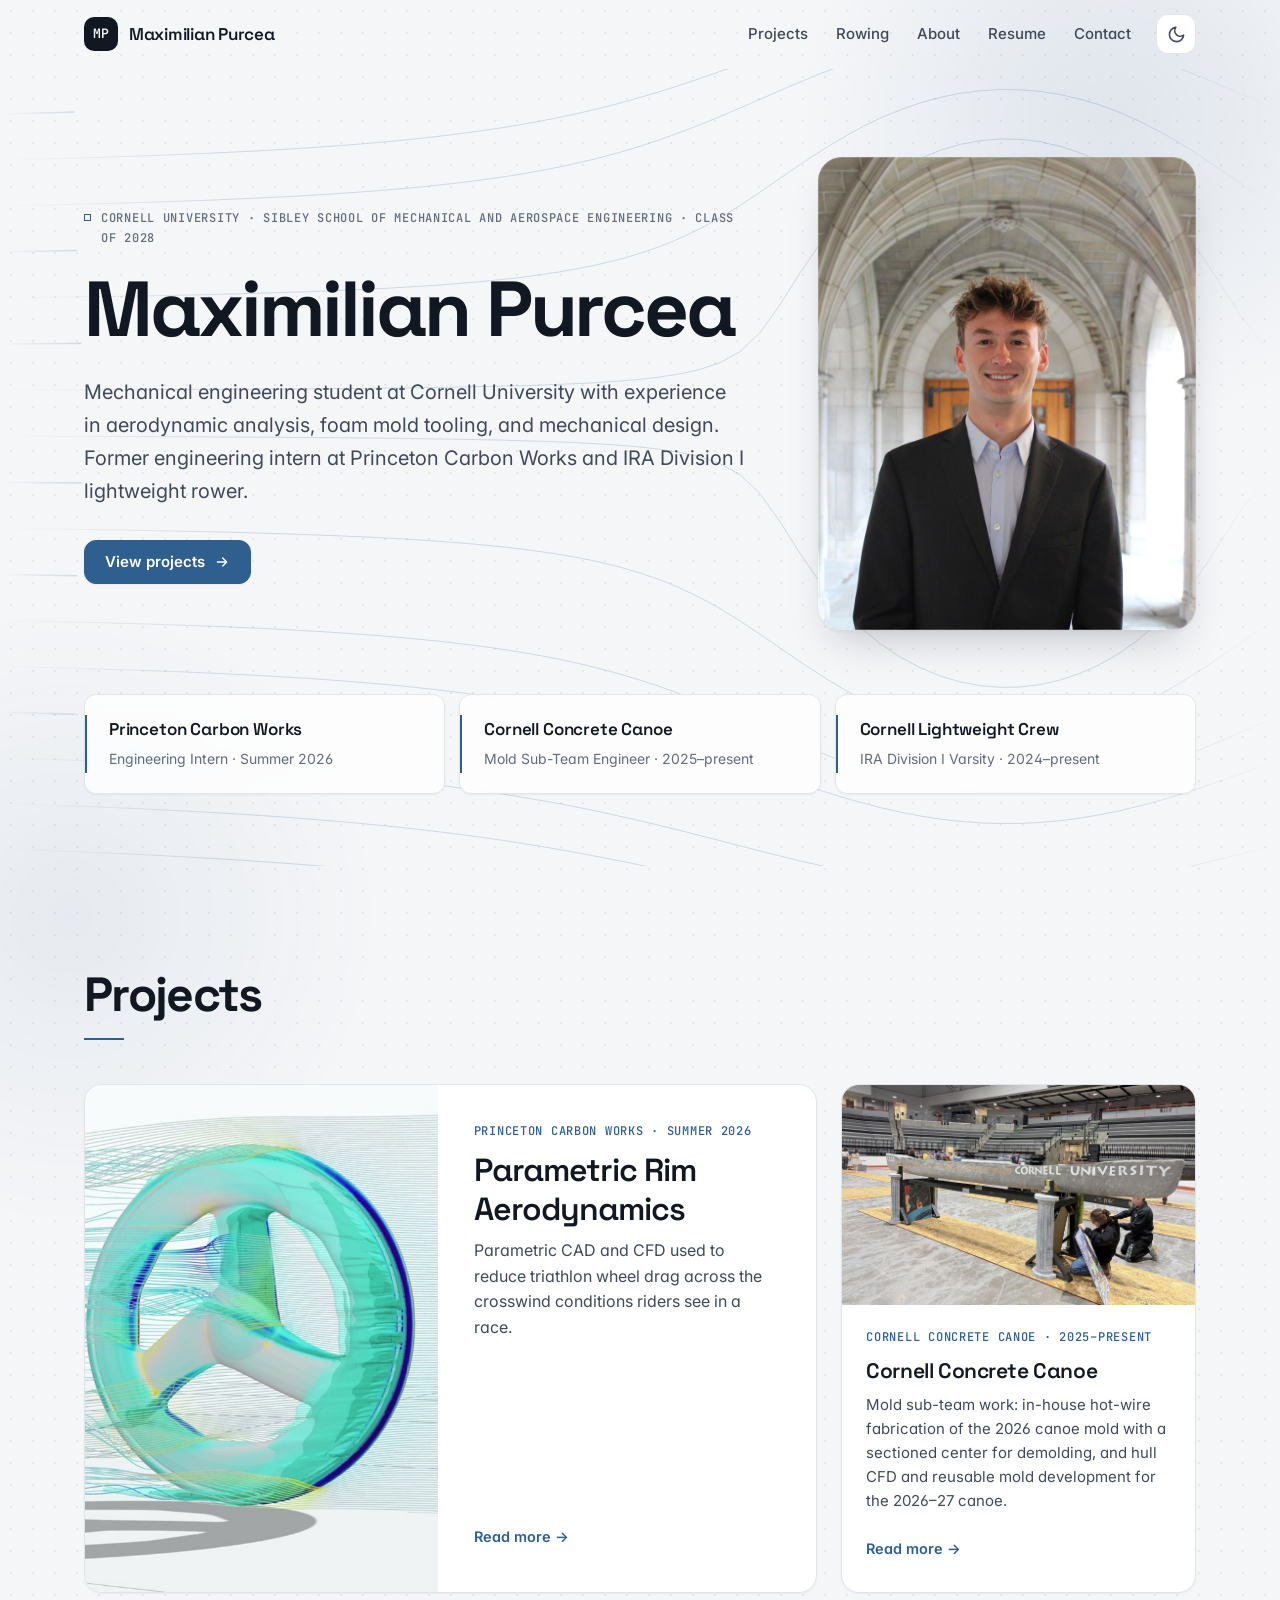
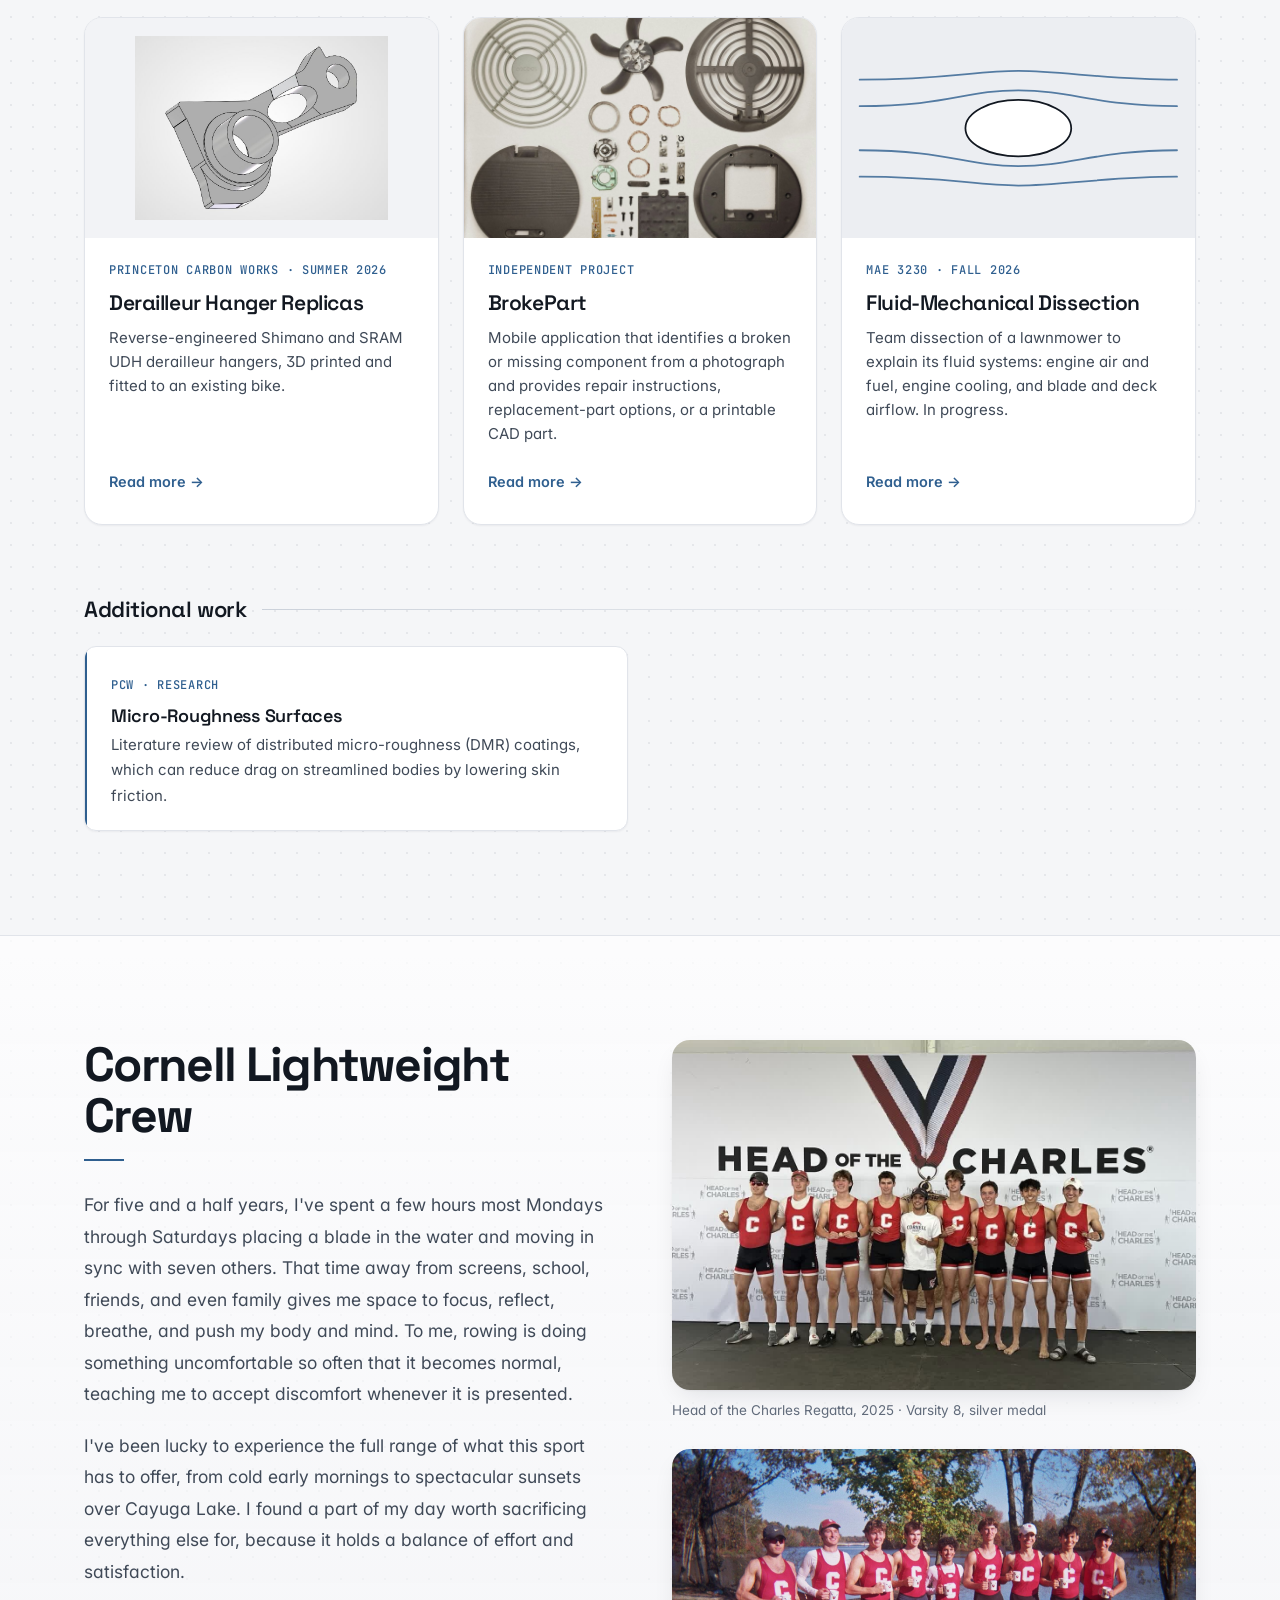
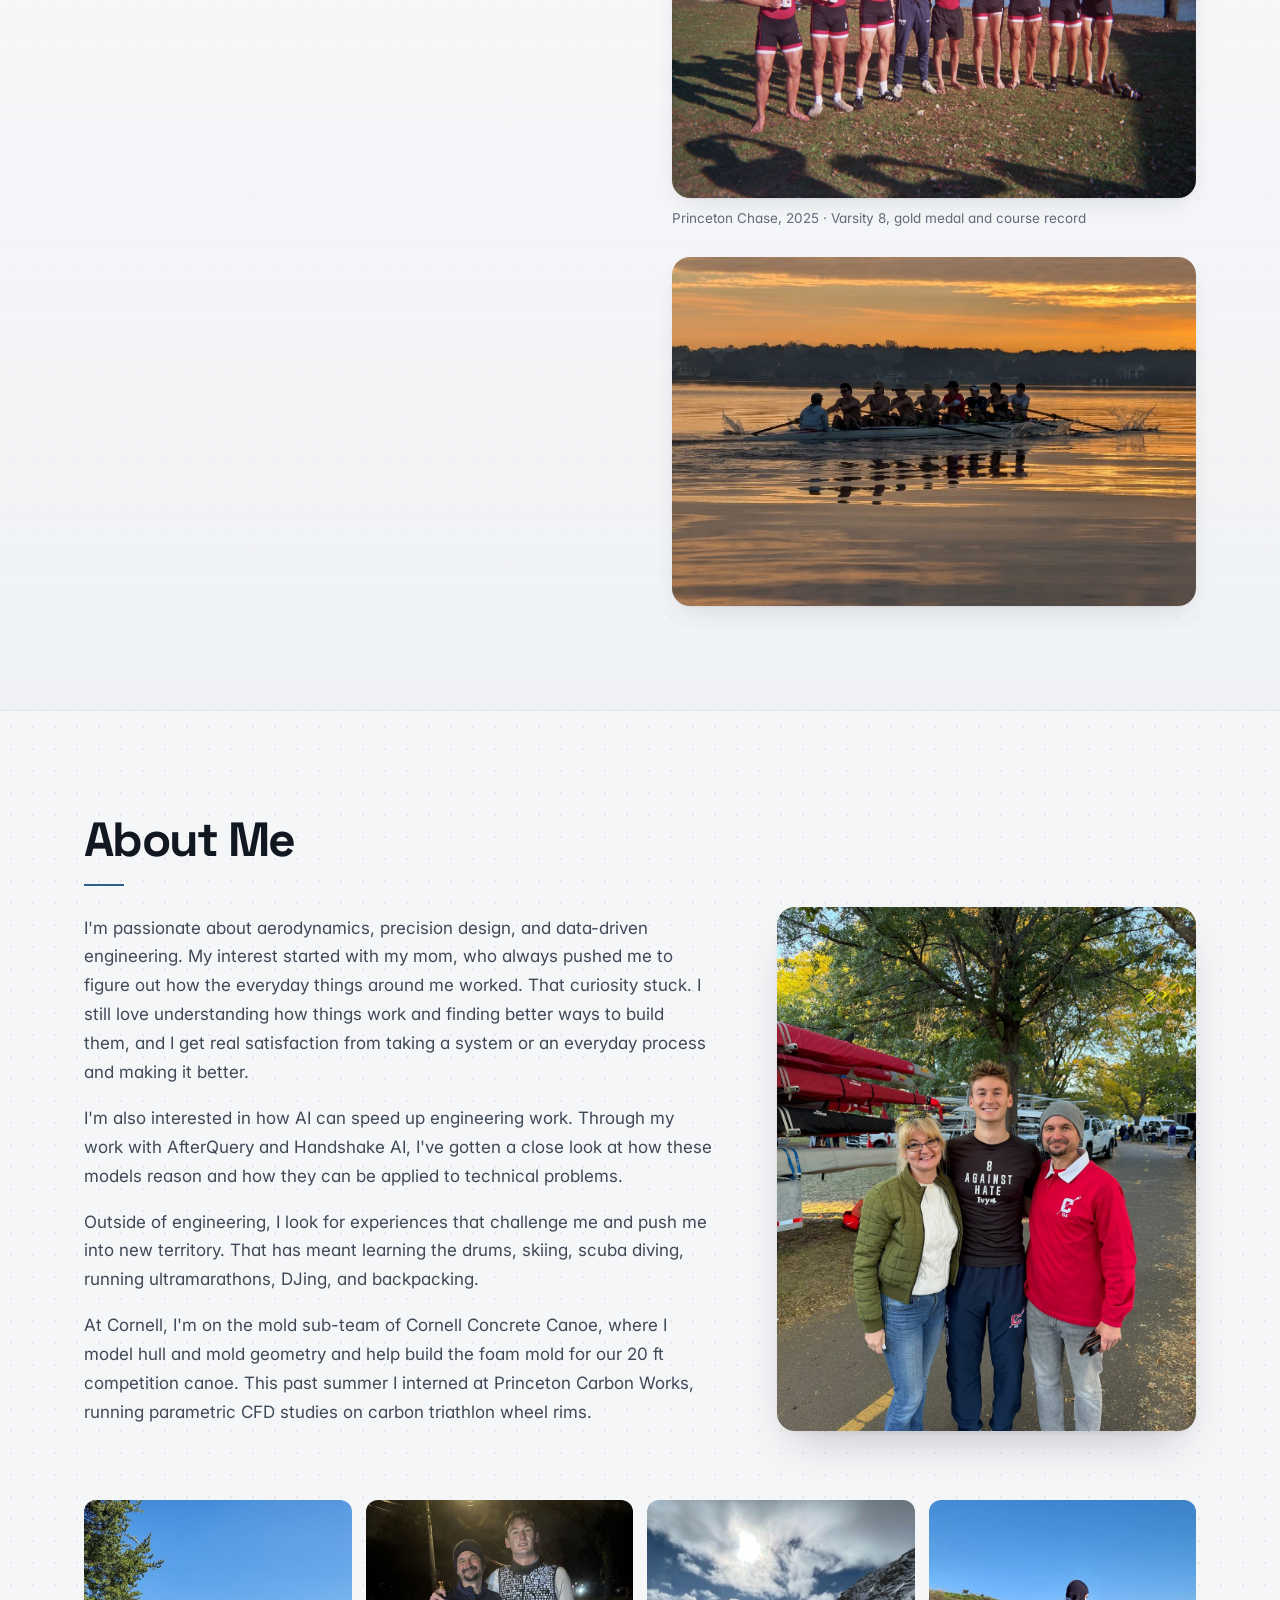
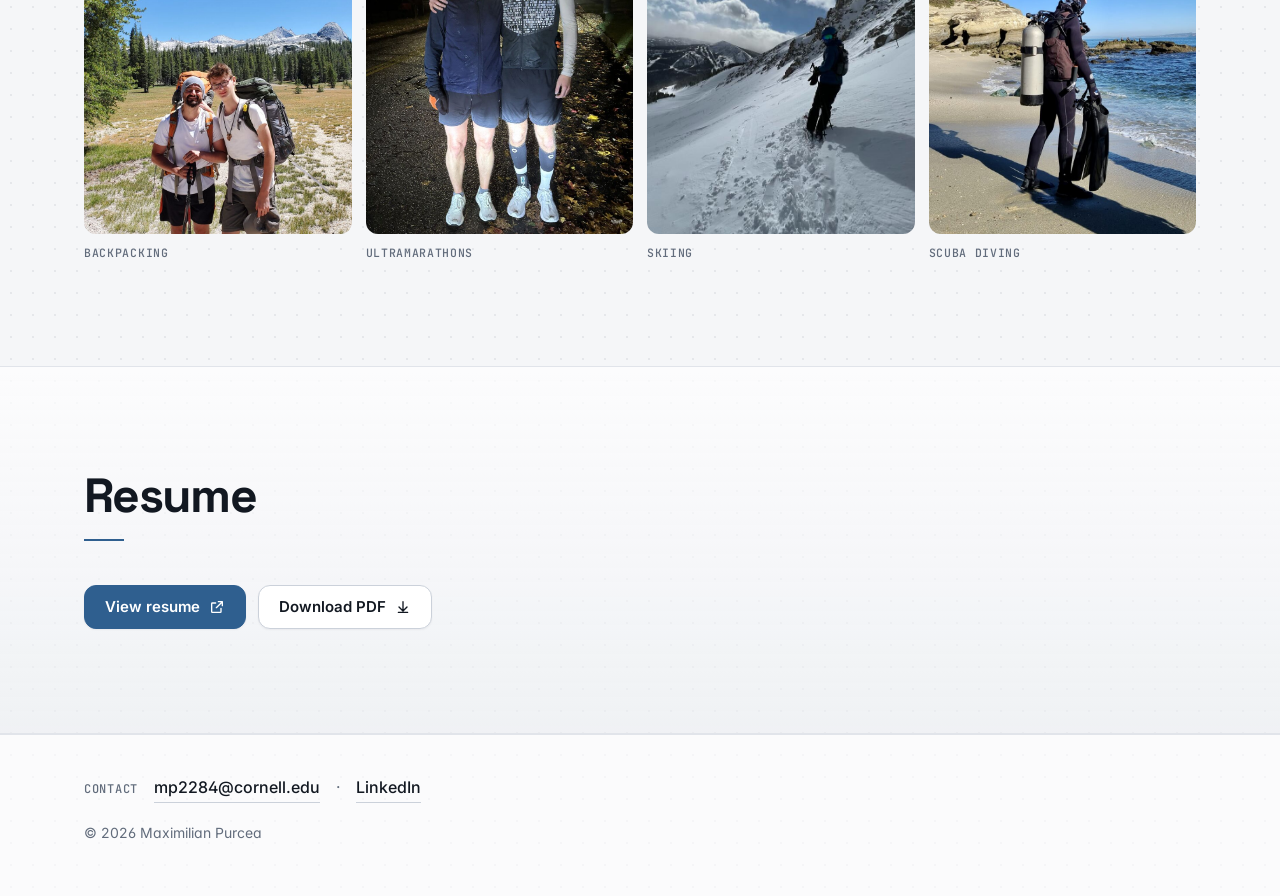
<file: index.html>
<!doctype html>
<html lang="en" class="no-js">
<head>
  <meta charset="utf-8">
  <meta name="viewport" content="width=device-width, initial-scale=1">
  <title>Maximilian Purcea | Mechanical Engineering Portfolio</title>
  <meta name="description" content="Engineering portfolio of Maximilian Purcea, B.S. Mechanical Engineering candidate at Cornell University (2028). Aerodynamics, CAD, CFD, and fabrication.">
  <meta property="og:type" content="website">
  <meta property="og:title" content="Maximilian Purcea | Mechanical Engineering Portfolio">
  <meta property="og:description" content="Engineering portfolio of Maximilian Purcea, B.S. Mechanical Engineering candidate at Cornell University (2028). Aerodynamics, CAD, CFD, and fabrication.">
  <meta property="og:url" content="https://maxpurcea.github.io/">
  <meta property="og:image" content="https://maxpurcea.github.io/img/og-image.png">
  <meta name="twitter:card" content="summary_large_image">
  <link rel="icon" href="img/favicon.svg" type="image/svg+xml">
  <link rel="preconnect" href="https://fonts.googleapis.com">
  <link rel="preconnect" href="https://fonts.gstatic.com" crossorigin>
  <link href="https://fonts.googleapis.com/css2?family=Inter:wght@400;500;600&family=JetBrains+Mono:wght@400;500&family=Space+Grotesk:wght@500;600;700&display=swap" rel="stylesheet">
  <link rel="stylesheet" href="css/style.css">
  <meta name="color-scheme" content="light dark">
  <script>(function(d){d.className=d.className.replace('no-js','js');try{var t=localStorage.getItem('theme');if(t)d.setAttribute('data-theme',t)}catch(e){}addEventListener('load',function(){if(!window.__mp)d.classList.remove('js')})})(document.documentElement);</script>
</head>
<body>
<a class="skip" href="#main">Skip to content</a>

<header class="site-header">
  <nav class="container nav" aria-label="Primary">
    <a class="brand" href="#top"><span class="brand-mark">MP</span><span>Maximilian Purcea</span></a>
    <ul class="nav-links" id="nav-links">
      <li><a href="#projects">Projects</a></li>
      <li><a href="#rowing">Rowing</a></li>
      <li><a href="#about">About</a></li>
      <li><a href="#resume">Resume</a></li>
      <li><a href="#contact">Contact</a></li>
    </ul>
    <div class="nav-actions">
      <button class="icon-btn theme-btn" id="theme-btn" type="button" aria-label="Toggle dark mode" aria-pressed="false">
        <svg class="i-moon" viewBox="0 0 24 24" fill="none" stroke="currentColor" stroke-width="2" stroke-linecap="round" stroke-linejoin="round" aria-hidden="true"><path d="M21 12.8A9 9 0 1 1 11.2 3a7 7 0 0 0 9.8 9.8z"/></svg>
        <svg class="i-sun" viewBox="0 0 24 24" fill="none" stroke="currentColor" stroke-width="2" stroke-linecap="round" stroke-linejoin="round" aria-hidden="true"><circle cx="12" cy="12" r="4"/><path d="M12 2v2M12 20v2M4.9 4.9l1.4 1.4M17.7 17.7l1.4 1.4M2 12h2M20 12h2M4.9 19.1l1.4-1.4M17.7 6.3l1.4-1.4"/></svg>
      </button>
      <button class="nav-toggle" type="button" aria-label="Open menu" aria-expanded="false" aria-controls="nav-links">
        <svg viewBox="0 0 24 24" fill="none" stroke="currentColor" stroke-width="2" stroke-linecap="round" aria-hidden="true"><path class="bar b1" d="M4 7h16"/><path class="bar b2" d="M4 12h16"/><path class="bar b3" d="M4 17h16"/></svg>
      </button>
    </div>
  </nav>
</header>

<main id="main">

<!-- ============================ HERO ============================ -->
<section class="hero" id="top">
    <svg class="hero-flow" aria-hidden="true" focusable="false"></svg>
  <div class="container">
    <div class="hero-grid">
      <div>
        <span class="eyebrow">Cornell University · Sibley School of Mechanical and Aerospace Engineering · Class of 2028</span>
        <h1>Maximilian Purcea</h1>
        <p class="lede">Mechanical engineering student at Cornell University with experience in aerodynamic analysis, foam mold tooling, and mechanical design. Former engineering intern at Princeton Carbon Works and IRA Division I lightweight rower.</p>
        <div class="hero-actions">
          <a class="btn btn-primary" href="#projects">View projects
            <svg viewBox="0 0 24 24" fill="none" stroke="currentColor" stroke-width="2" stroke-linecap="round" stroke-linejoin="round"><path d="M5 12h14M13 6l6 6-6 6"/></svg></a>
        </div>
      </div>
      <figure class="portrait">
        <img src="img/headshot.jpg" alt="Portrait of Maximilian Purcea" width="900" height="1125">
      </figure>
    </div>

    <div class="hero-facts">
      <div><strong>Princeton Carbon Works</strong><span>Engineering Intern · Summer 2026</span></div>
      <div><strong>Cornell Concrete Canoe</strong><span>Mold Sub-Team Engineer · 2025–present</span></div>
      <div><strong>Cornell Lightweight Crew</strong><span>IRA Division I Varsity · 2024–present</span></div>
    </div>
  </div>
</section>

<!-- ============================ PROJECTS ============================ -->
<section class="section" id="projects">
  <div class="container">
    <div class="section-head reveal">
      <div>
        <h2>Projects</h2>
      </div>
    </div>

    <div class="grid">
      <a class="card featured reveal" href="projects/rim-aerodynamics.html">
        <div class="card-media"><img src="img/rim-card.jpg" alt="CFD surface pressure and streamlines on a trispoke triathlon wheel" loading="lazy"></div>
        <div class="card-body">
          <span class="mono">Princeton Carbon Works · Summer 2026</span>
          <h3>Parametric Rim Aerodynamics</h3>
          <p>Parametric CAD and CFD used to reduce triathlon wheel drag across the crosswind conditions riders see in a race.</p>
          <span class="more">Read more →</span>
        </div>
      </a>

      <a class="card reveal" href="projects/concrete-canoe.html">
        <div class="card-media"><img src="img/canoe-card.jpg" alt="ARGO, Cornell's concrete canoe, on display stands at the 2026 competition" loading="lazy"></div>
        <div class="card-body">
          <span class="mono">Cornell Concrete Canoe · 2025–Present</span>
          <h3>Cornell Concrete Canoe</h3>
          <p>Mold sub-team work: in-house hot-wire fabrication of the 2026 canoe mold with a sectioned center for demolding, and hull CFD and reusable mold development for the 2026–27 canoe.</p>
          <span class="more">Read more →</span>
        </div>
      </a>

      <a class="card reveal" href="projects/drawings-and-hangers.html">
        <div class="card-media contain"><img src="img/udh-1.jpg" alt="SolidWorks render of a reverse-engineered derailleur hanger" loading="lazy"></div>
        <div class="card-body">
          <span class="mono">Princeton Carbon Works · Summer 2026</span>
          <h3>Derailleur Hanger Replicas</h3>
          <p>Reverse-engineered Shimano and SRAM UDH derailleur hangers, 3D printed and fitted to an existing bike.</p>
          <span class="more">Read more →</span>
        </div>
      </a>

      <a class="card reveal" href="projects/brokepart.html">
        <div class="card-media"><img src="img/brokepart-card.jpg" alt="Parts of a disassembled desk fan laid out beside hand tools" loading="lazy"></div>
        <div class="card-body">
          <span class="mono">Independent project</span>
          <h3>BrokePart</h3>
          <p>Mobile application that identifies a broken or missing component from a photograph and provides repair instructions, replacement-part options, or a printable CAD part.</p>
          <span class="more">Read more →</span>
        </div>
      </a>

      <a class="card reveal" href="projects/fluid-mechanical-dissection.html">
        <div class="card-media">
          <svg viewBox="0 0 400 250" role="img" aria-label="Streamlines flowing around a body">
            <rect width="400" height="250" fill="var(--bg-soft)"/>
            <g fill="none" stroke="var(--accent)" stroke-width="2" stroke-linecap="round" opacity=".8">
              <path d="M20 70 C120 70 150 60 200 60 S300 70 380 70"/>
              <path d="M20 100 C120 100 140 82 200 82 S290 100 380 100"/>
              <path d="M20 150 C120 150 140 168 200 168 S290 150 380 150"/>
              <path d="M20 180 C120 180 150 190 200 190 S300 180 380 180"/>
            </g>
            <ellipse cx="200" cy="125" rx="60" ry="32" fill="var(--bg-card)" stroke="var(--ink)" stroke-width="2"/>
          </svg>
        </div>
        <div class="card-body">
          <span class="mono">MAE 3230 · Fall 2026</span>
          <h3>Fluid-Mechanical Dissection</h3>
          <p>Team dissection of a lawnmower to explain its fluid systems: engine air and fuel, engine cooling, and blade and deck airflow. In progress.</p>
          <span class="more">Read more →</span>
        </div>
      </a>
    </div>

    <!-- More work -->
    <div class="subhead reveal"><h3>Additional work</h3><span class="rule"></span></div>
    <div class="more-list reveal">
      <div class="more-item">
        <span class="mono">PCW · Research</span>
        <h4>Micro-Roughness Surfaces</h4>
        <p>Literature review of distributed micro-roughness (DMR) coatings, which can reduce drag on streamlined bodies by lowering skin friction.</p>
      </div>
    </div>
  </div>
</section>

<!-- ============================ ROWING ============================ -->
<section class="section alt" id="rowing">
  <div class="container">
    <div class="row-grid">
      <div class="row-copy reveal">
        <h2 class="row-title">Cornell Lightweight Crew</h2>
        <p>For five and a half years, I've spent a few hours most Mondays through Saturdays placing a blade in the water and moving in sync with seven others. That time away from screens, school, friends, and even family gives me space to focus, reflect, breathe, and push my body and mind. To me, rowing is doing something uncomfortable so often that it becomes normal, teaching me to accept discomfort whenever it is presented.</p>
        <p>I've been lucky to experience the full range of what this sport has to offer, from cold early mornings to spectacular sunsets over Cayuga Lake. I found a part of my day worth sacrificing everything else for, because it holds a balance of effort and satisfaction.</p>
      </div>
      <div class="row-photos reveal">
        <figure><img src="img/rowing-hocr-medals.jpg" alt="Cornell lightweight varsity eight with silver medals at the Head of the Charles Regatta" loading="lazy"><figcaption>Head of the Charles Regatta, 2025 · Varsity 8, silver medal</figcaption></figure>
        <figure><img src="img/rowing-crew-mugs.jpg" alt="Cornell lightweight varsity eight with winners' mugs at the Princeton Chase" loading="lazy"><figcaption>Princeton Chase, 2025 · Varsity 8, gold medal and course record</figcaption></figure>
        <figure><img src="img/rowing-sunrise.jpg" alt="Cornell eight rowing at sunrise on calm water" loading="lazy" style="object-position:center 58%"></figure>
      </div>
    </div>
  </div>
</section>

<!-- ============================ ABOUT ============================ -->
<section class="section" id="about">
  <div class="container">
    <div class="about-grid with-photo">
      <div class="about-copy reveal">
        <h2 class="section-title">About Me</h2>
        <p>I'm passionate about aerodynamics, precision design, and data-driven engineering. My interest started with my mom, who always pushed me to figure out how the everyday things around me worked. That curiosity stuck. I still love understanding how things work and finding better ways to build them, and I get real satisfaction from taking a system or an everyday process and making it better.</p>
        <p>I'm also interested in how AI can speed up engineering work. Through my work with AfterQuery and Handshake AI, I've gotten a close look at how these models reason and how they can be applied to technical problems.</p>
        <p>Outside of engineering, I look for experiences that challenge me and push me into new territory. That has meant learning the drums, skiing, scuba diving, running ultramarathons, DJing, and backpacking.</p>
        <p>At Cornell, I'm on the mold sub-team of Cornell Concrete Canoe, where I model hull and mold geometry and help build the foam mold for our 20 ft competition canoe. This past summer I interned at Princeton Carbon Works, running parametric CFD studies on carbon triathlon wheel rims.</p>
      </div>
      <figure class="about-photo reveal">
        <img src="img/about-family.jpg" alt="Max with his parents on race day, with boat trailers in the background" width="1100" height="1467" loading="lazy">
      </figure>
    </div>

    <!-- Outside the lab photo strip. Swap or add photos in img/ (life-*.jpg). -->
    <div class="life-strip reveal" aria-label="Outside the lab">
      <figure><img src="img/life-backpacking.jpg" alt="Backpacking with a friend in an alpine meadow" loading="lazy"><figcaption>Backpacking</figcaption></figure>
      <figure><img src="img/life-running.jpg" alt="Max with a fellow runner after an ultramarathon" loading="lazy" style="object-position:center 35%"><figcaption>Ultramarathons</figcaption></figure>
      <figure><img src="img/life-skiing-2.jpg?v=2" alt="Max standing on a snowy ridge overlooking a mountain valley" loading="lazy" style="object-position:62% center"><figcaption>Skiing</figcaption></figure>
      <figure><img src="img/life-scuba.jpg" alt="Max in scuba gear walking toward the water on a beach" loading="lazy" style="object-position:center 70%"><figcaption>Scuba diving</figcaption></figure>
    </div>
  </div>
</section>

<!-- ============================ RESUME ============================ -->
<section class="section alt" id="resume">
  <div class="container">
    <div class="section-head reveal">
      <div>
        <h2>Resume</h2>
      </div>
    </div>

    <div class="resume-dl reveal">
      <a class="btn btn-primary" href="assets/Maximilian_Purcea_Resume.pdf" target="_blank" rel="noopener">View resume
        <svg viewBox="0 0 24 24" fill="none" stroke="currentColor" stroke-width="2" stroke-linecap="round" stroke-linejoin="round"><path d="M14 4h6v6M20 4l-9 9M18 14v5a1 1 0 0 1-1 1H5a1 1 0 0 1-1-1V7a1 1 0 0 1 1-1h5"/></svg></a>
      <a class="btn" href="assets/Maximilian_Purcea_Resume.pdf" download="Maximilian_Purcea_Resume.pdf">Download PDF
        <svg viewBox="0 0 24 24" fill="none" stroke="currentColor" stroke-width="2" stroke-linecap="round" stroke-linejoin="round"><path d="M12 4v12M6 12l6 6 6-6M5 20h14"/></svg></a>
    </div>
  </div>
</section>

</main>

<footer class="site-footer" id="contact">
  <div class="container">
    <div class="footer-contact">
      <span class="mono">Contact</span>
      <a href="mailto:mp2284@cornell.edu">mp2284@cornell.edu</a>
      <span class="sep" aria-hidden="true">·</span>
      <a href="https://www.linkedin.com/in/maximilianpurcea" target="_blank" rel="noopener">LinkedIn</a>
    </div>
    <div class="footer-meta">
      <span>© <span id="yr">2026</span> Maximilian Purcea</span>
    </div>
  </div>
</footer>

<script src="js/main.js"></script>
</body>
</html>
</file>
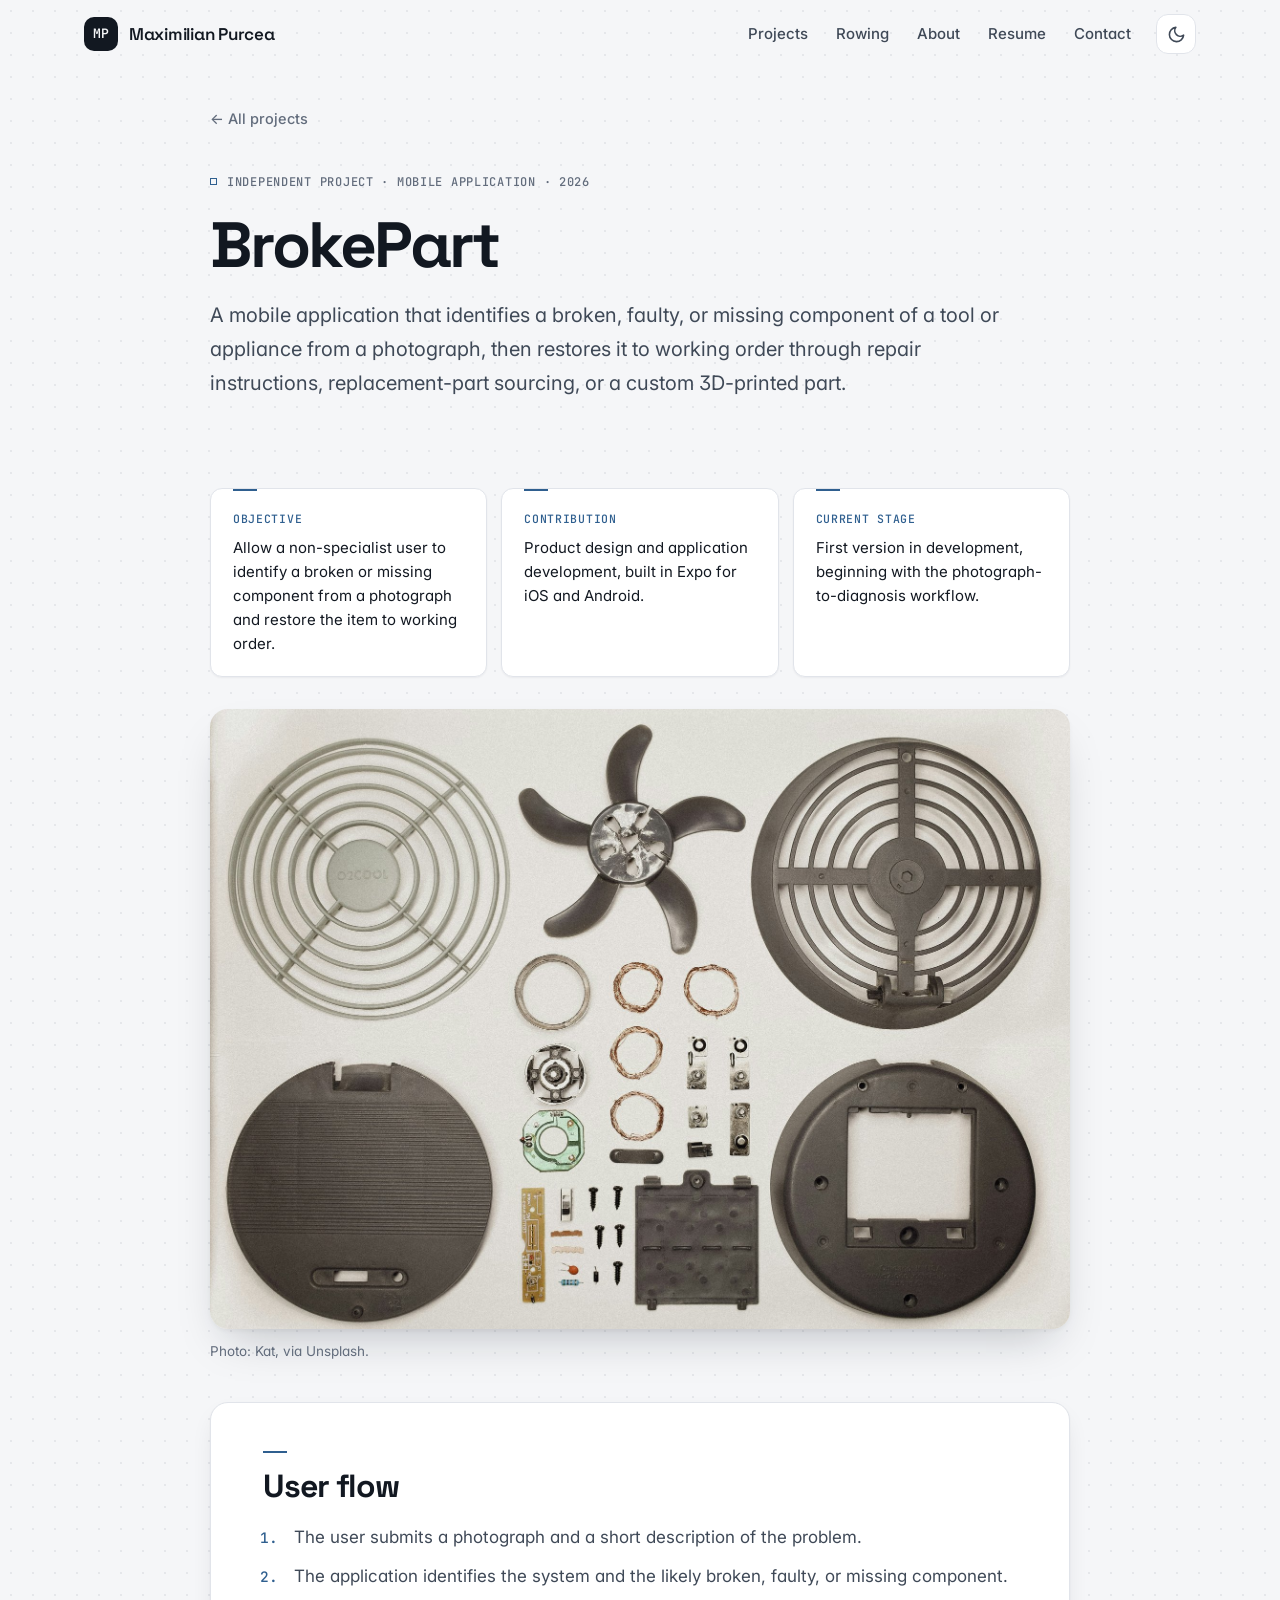
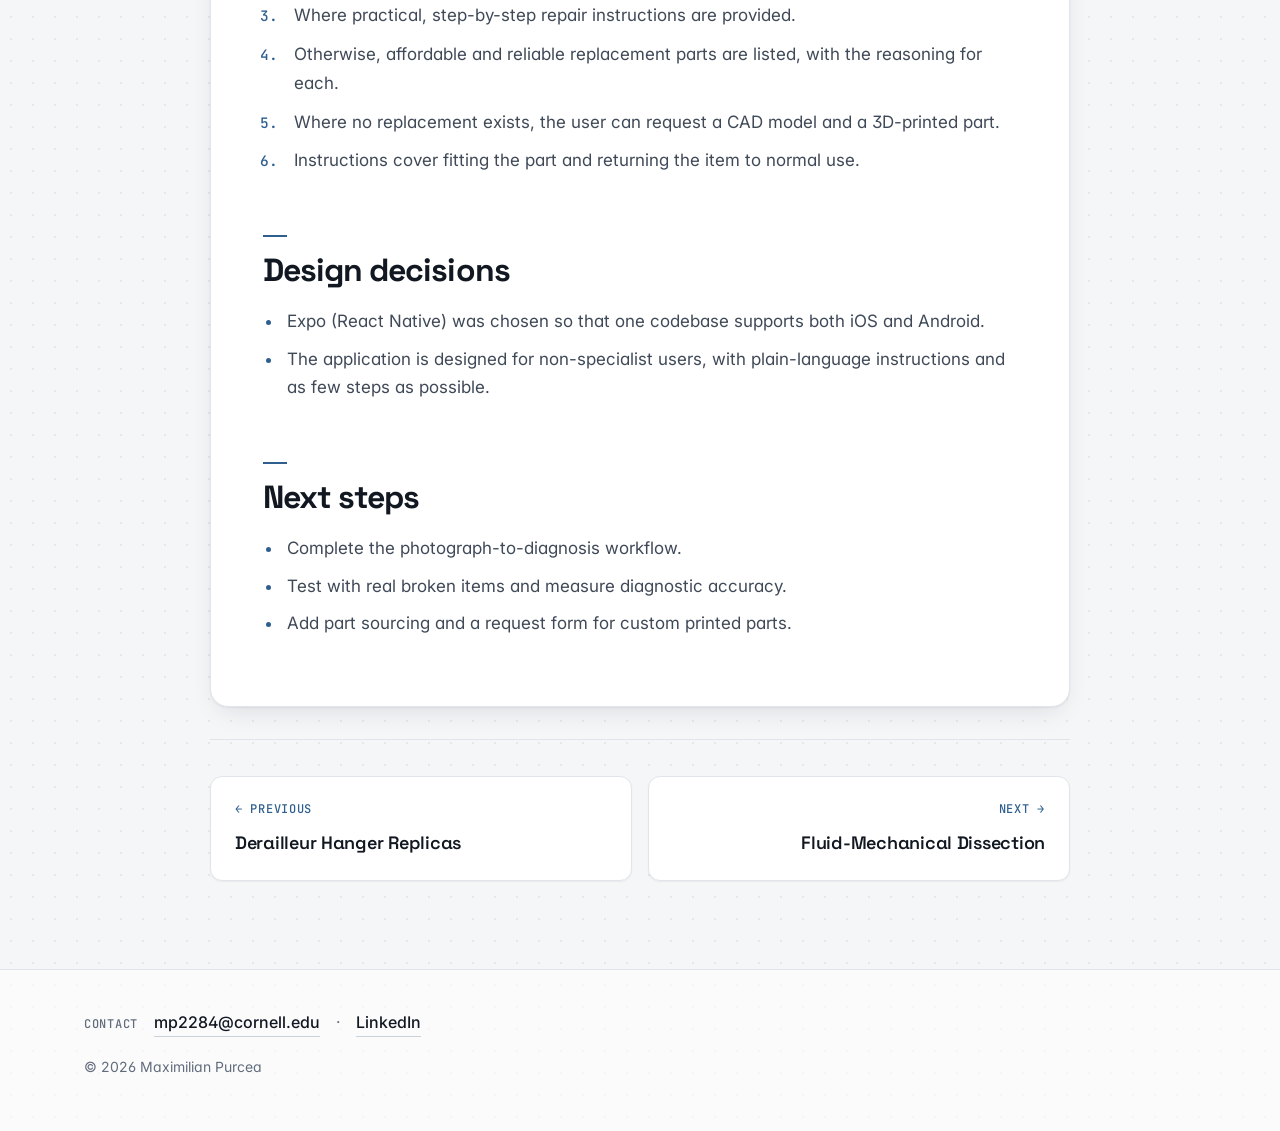
<file: projects/brokepart.html>
<!doctype html>
<html lang="en" class="no-js">
<head>
  <meta charset="utf-8">
  <meta name="viewport" content="width=device-width, initial-scale=1">
  <title>BrokePart | Maximilian Purcea</title>
  <meta name="description" content="Mobile application that identifies broken or missing components from a photograph and provides repair or replacement options.">
  <meta property="og:type" content="website">
  <meta property="og:title" content="BrokePart | Maximilian Purcea">
  <meta property="og:description" content="Mobile application that identifies broken or missing components from a photograph and provides repair or replacement options.">
  <meta property="og:url" content="https://maxpurcea.github.io/projects/brokepart.html">
  <meta property="og:image" content="https://maxpurcea.github.io/img/og-image.png">
  <meta name="twitter:card" content="summary_large_image">
  <link rel="icon" href="../img/favicon.svg" type="image/svg+xml">
  <link rel="preconnect" href="https://fonts.googleapis.com">
  <link rel="preconnect" href="https://fonts.gstatic.com" crossorigin>
  <link href="https://fonts.googleapis.com/css2?family=Inter:wght@400;500;600&family=JetBrains+Mono:wght@400;500&family=Space+Grotesk:wght@500;600;700&display=swap" rel="stylesheet">
  <link rel="stylesheet" href="../css/style.css">
  <meta name="color-scheme" content="light dark">
  <script>(function(d){d.className=d.className.replace('no-js','js');try{var t=localStorage.getItem('theme');if(t)d.setAttribute('data-theme',t)}catch(e){}addEventListener('load',function(){if(!window.__mp)d.classList.remove('js')})})(document.documentElement);</script>
</head>
<body>
<a class="skip" href="#main">Skip to content</a>
<header class="site-header">
  <nav class="container nav" aria-label="Primary">
    <a class="brand" href="../index.html"><span class="brand-mark">MP</span><span>Maximilian Purcea</span></a>
    <ul class="nav-links" id="nav-links">
      <li><a href="../index.html#projects">Projects</a></li>
      <li><a href="../index.html#rowing">Rowing</a></li>
      <li><a href="../index.html#about">About</a></li>
      <li><a href="../index.html#resume">Resume</a></li>
      <li><a href="../index.html#contact">Contact</a></li>
    </ul>
    <div class="nav-actions">
      <button class="icon-btn theme-btn" id="theme-btn" type="button" aria-label="Toggle dark mode" aria-pressed="false">
        <svg class="i-moon" viewBox="0 0 24 24" fill="none" stroke="currentColor" stroke-width="2" stroke-linecap="round" stroke-linejoin="round" aria-hidden="true"><path d="M21 12.8A9 9 0 1 1 11.2 3a7 7 0 0 0 9.8 9.8z"/></svg>
        <svg class="i-sun" viewBox="0 0 24 24" fill="none" stroke="currentColor" stroke-width="2" stroke-linecap="round" stroke-linejoin="round" aria-hidden="true"><circle cx="12" cy="12" r="4"/><path d="M12 2v2M12 20v2M4.9 4.9l1.4 1.4M17.7 17.7l1.4 1.4M2 12h2M20 12h2M4.9 19.1l1.4-1.4M17.7 6.3l1.4-1.4"/></svg>
      </button>
      <button class="nav-toggle" type="button" aria-label="Open menu" aria-expanded="false" aria-controls="nav-links">
        <svg viewBox="0 0 24 24" fill="none" stroke="currentColor" stroke-width="2" stroke-linecap="round" aria-hidden="true"><path class="bar b1" d="M4 7h16"/><path class="bar b2" d="M4 12h16"/><path class="bar b3" d="M4 17h16"/></svg>
      </button>
    </div>
  </nav>
  <span class="progress" aria-hidden="true"></span>
</header>

<main id="main" class="container case-solo">
  <a class="back" href="../index.html#projects">← All projects</a>

  <section class="case-hero">
    <span class="eyebrow">Independent project · Mobile application · 2026</span>
    <h1>BrokePart</h1>
    <p class="lede">A mobile application that identifies a broken, faulty, or missing component of a tool or appliance from a photograph, then restores it to working order through repair instructions, replacement-part sourcing, or a custom 3D-printed part.</p>
  </section>

  <div class="summary">
    <div><span class="mono">Objective</span><p>Allow a non-specialist user to identify a broken or missing component from a photograph and restore the item to working order.</p></div>
    <div><span class="mono">Contribution</span><p>Product design and application development, built in Expo for iOS and Android.</p></div>
    <div><span class="mono">Current stage</span><p>First version in development, beginning with the photograph-to-diagnosis workflow.</p></div>
  </div>

  <figure class="case-cover">
    <img src="../img/brokepart-cover.jpg" alt="Parts of a disassembled desk fan laid out beside hand tools" width="1800" height="1403">
    <figcaption>Photo: Kat, via Unsplash.</figcaption>
  </figure>

  <article class="prose">
    <h2>User flow</h2>
    <ol class="plain-ol">
      <li>The user submits a photograph and a short description of the problem.</li>
      <li>The application identifies the system and the likely broken, faulty, or missing component.</li>
      <li>Where practical, step-by-step repair instructions are provided.</li>
      <li>Otherwise, affordable and reliable replacement parts are listed, with the reasoning for each.</li>
      <li>Where no replacement exists, the user can request a CAD model and a 3D-printed part.</li>
      <li>Instructions cover fitting the part and returning the item to normal use.</li>
    </ol>

    <h2>Design decisions</h2>
    <ul>
      <li>Expo (React Native) was chosen so that one codebase supports both iOS and Android.</li>
      <li>The application is designed for non-specialist users, with plain-language instructions and as few steps as possible.</li>
    </ul>

    <h2>Next steps</h2>
    <ul>
      <li>Complete the photograph-to-diagnosis workflow.</li>
      <li>Test with real broken items and measure diagnostic accuracy.</li>
      <li>Add part sourcing and a request form for custom printed parts.</li>
    </ul>
  </article>

  <nav class="next-prev" aria-label="More projects">
    <a href="drawings-and-hangers.html"><span class="mono">← Previous</span><b>Derailleur Hanger Replicas</b></a>
    <a href="fluid-mechanical-dissection.html"><span class="mono">Next →</span><b>Fluid-Mechanical Dissection</b></a>
  </nav>
</main>

<footer class="site-footer">
  <div class="container">
    <div class="footer-contact">
      <span class="mono">Contact</span>
      <a href="mailto:mp2284@cornell.edu">mp2284@cornell.edu</a>
      <span class="sep" aria-hidden="true">·</span>
      <a href="https://www.linkedin.com/in/maximilianpurcea" target="_blank" rel="noopener">LinkedIn</a>
    </div>
    <div class="footer-meta">
      <span>© <span id="yr">2026</span> Maximilian Purcea</span>
    </div>
  </div>
</footer>
<script src="../js/main.js"></script>
</body>
</html>
</file>
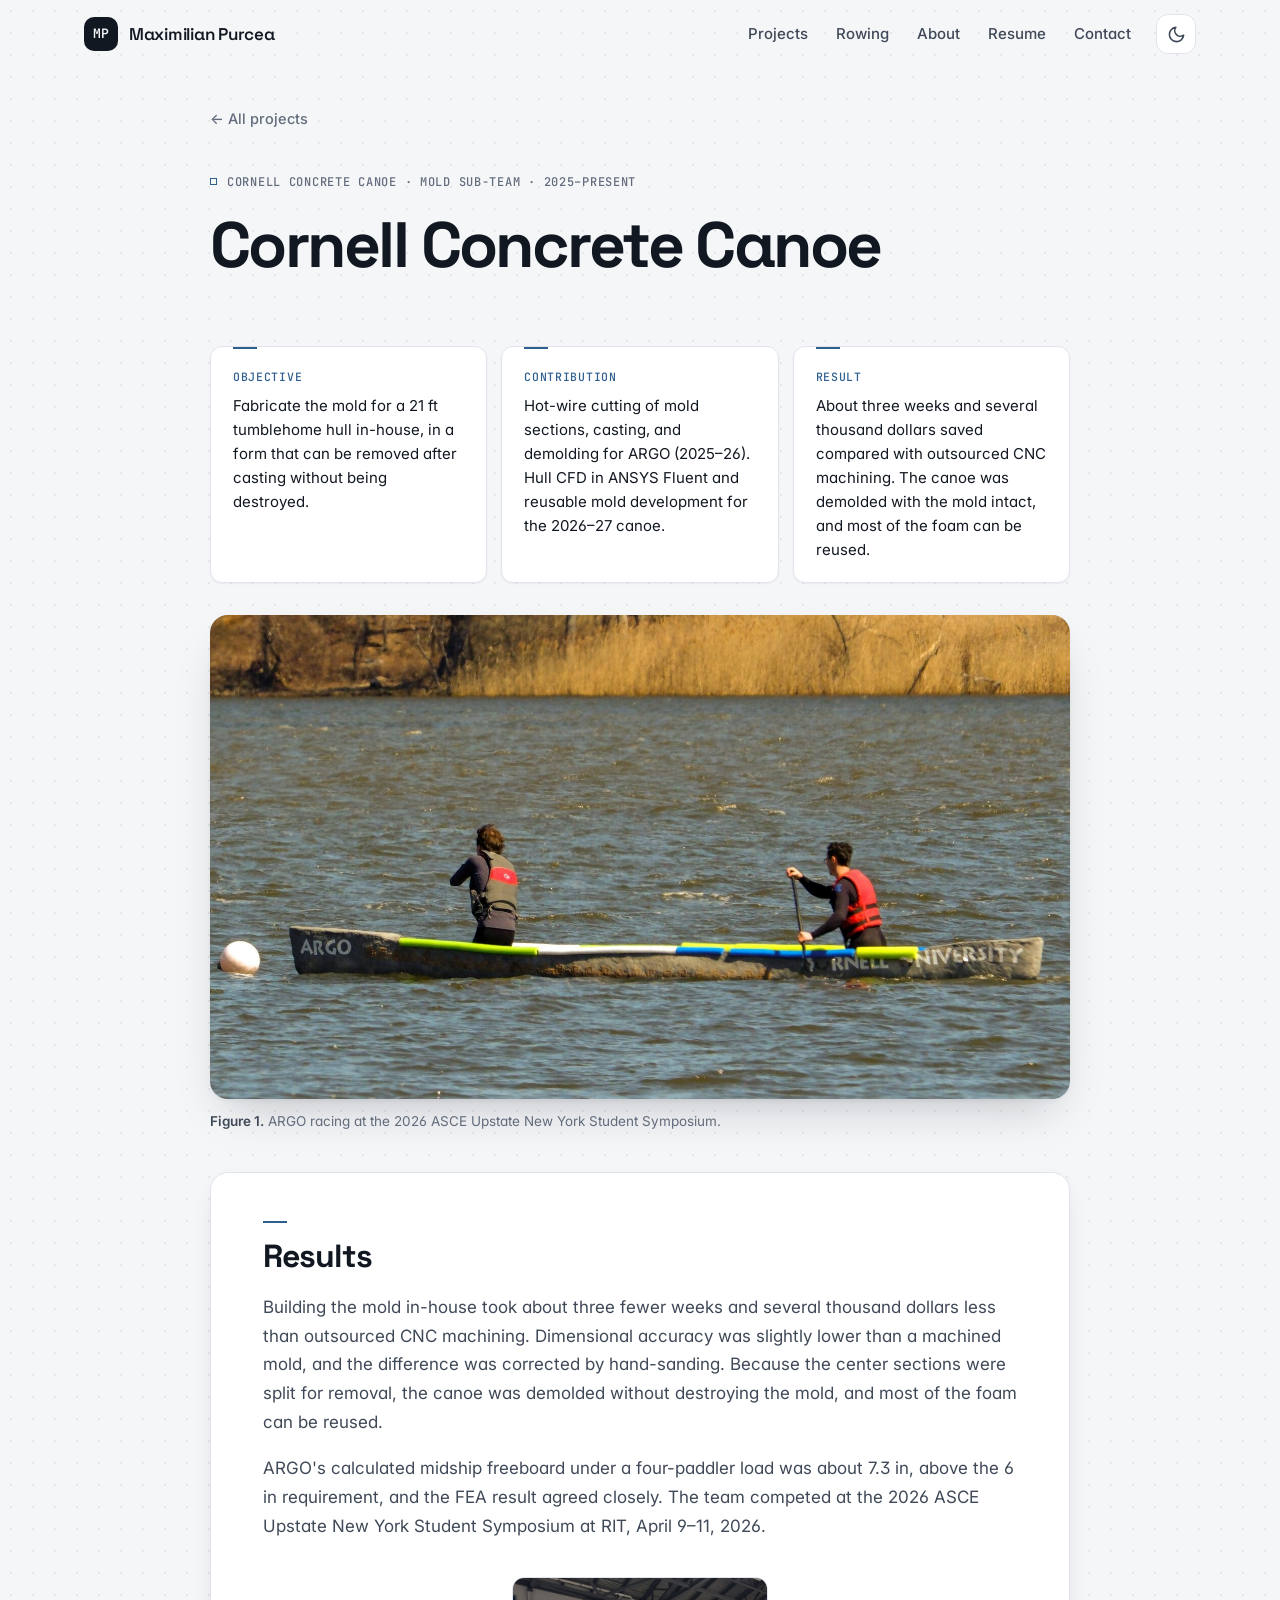
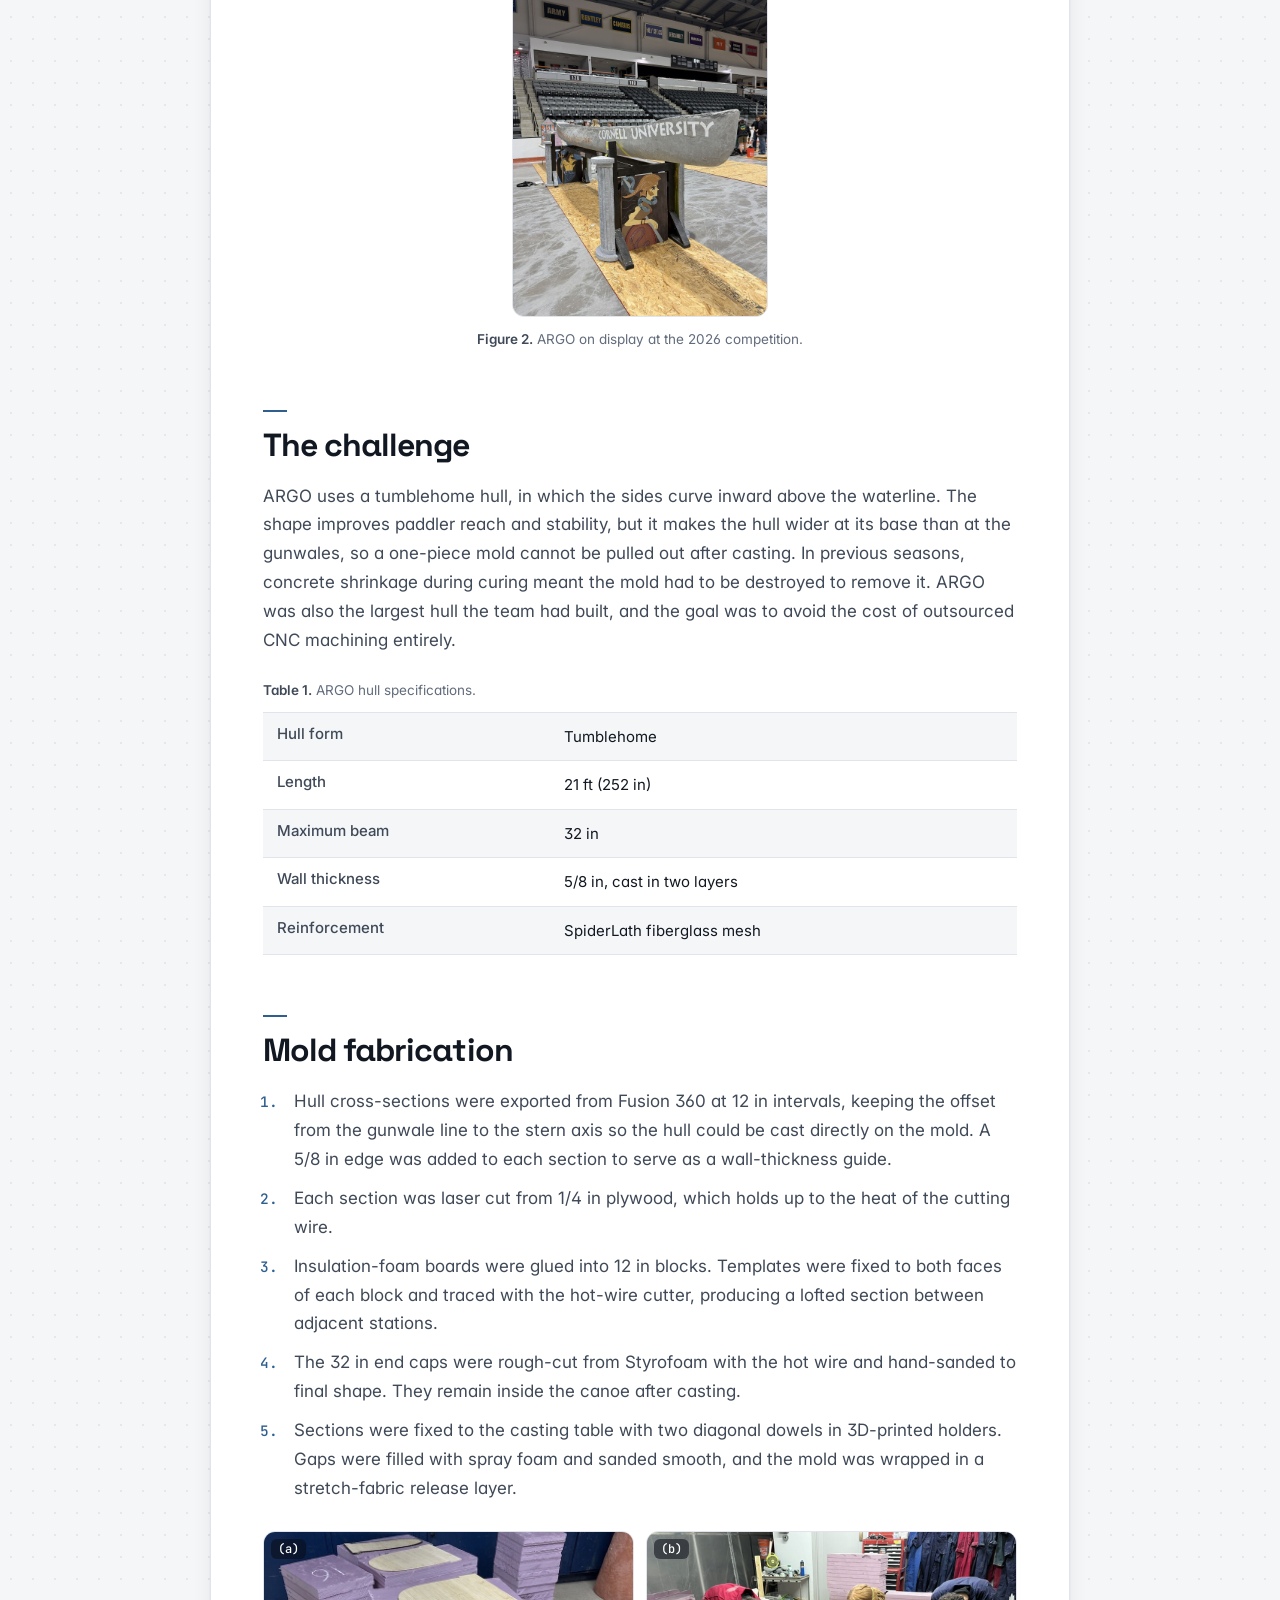
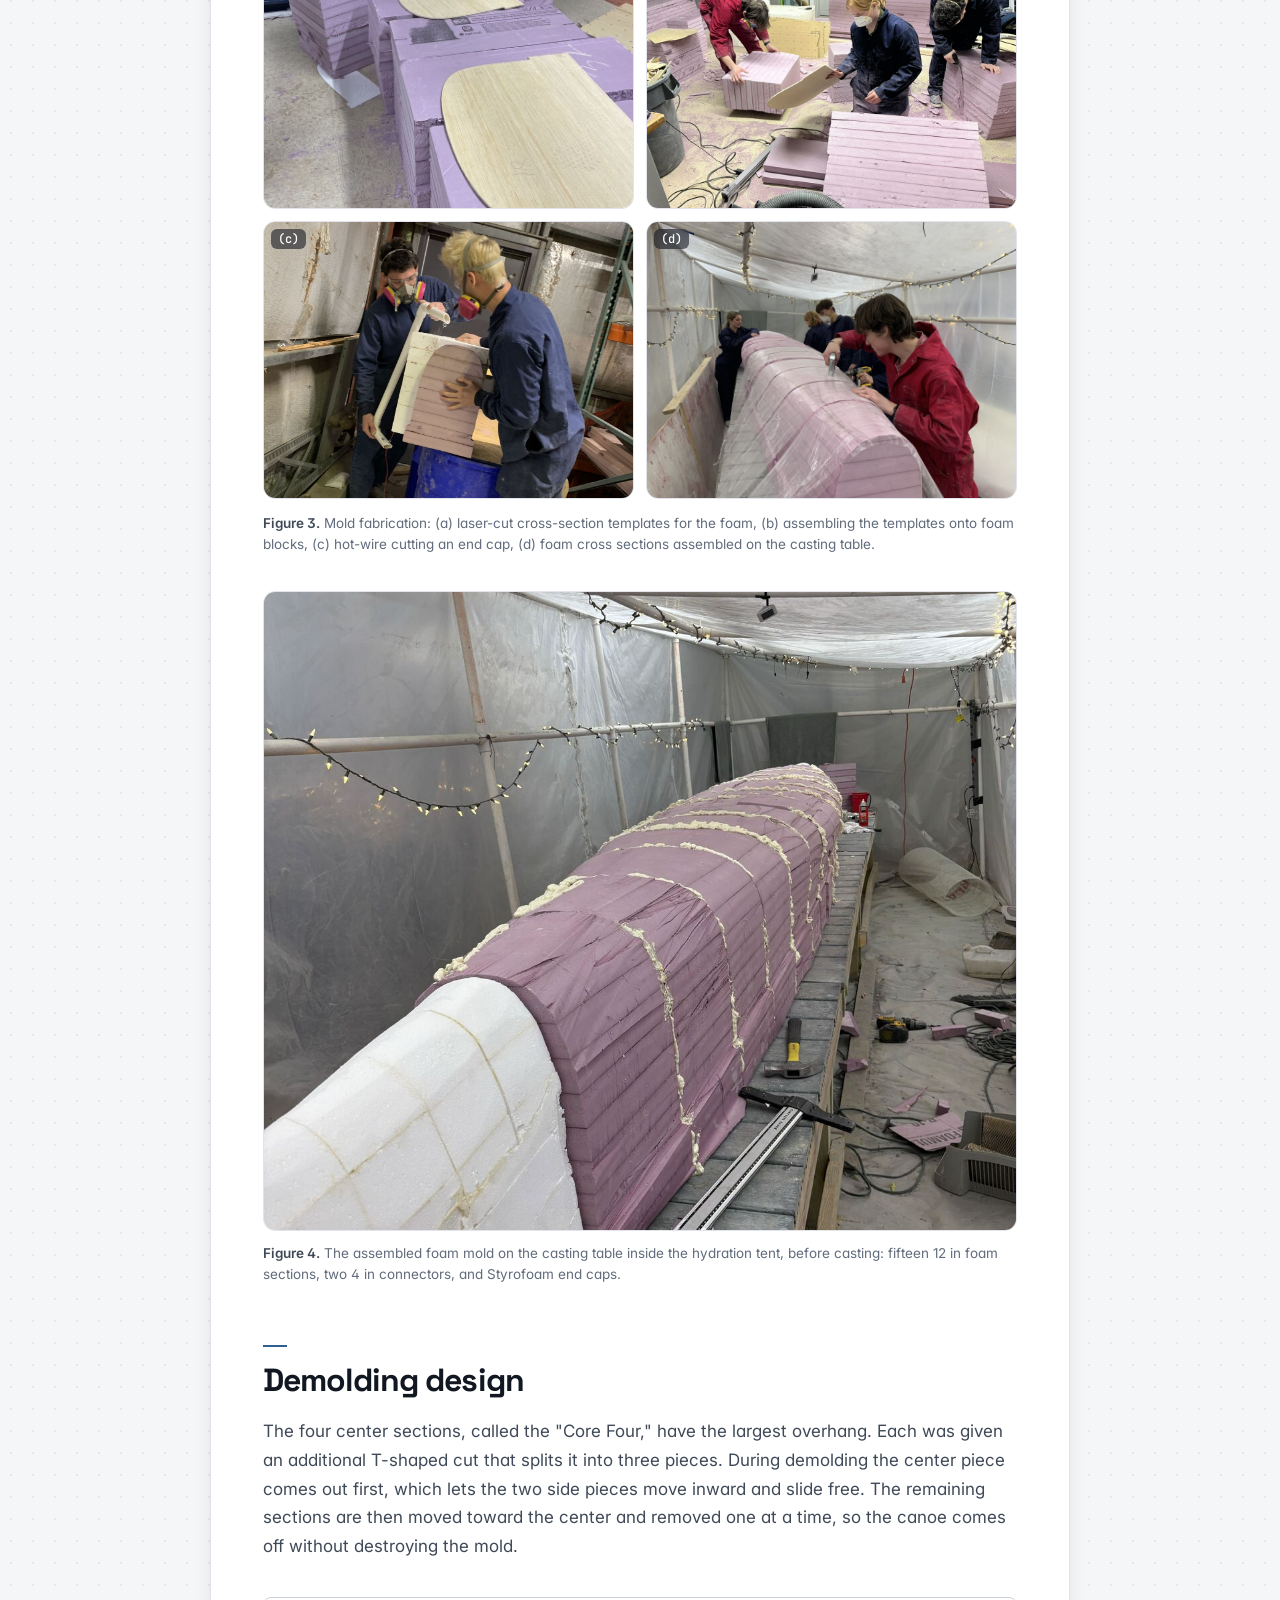
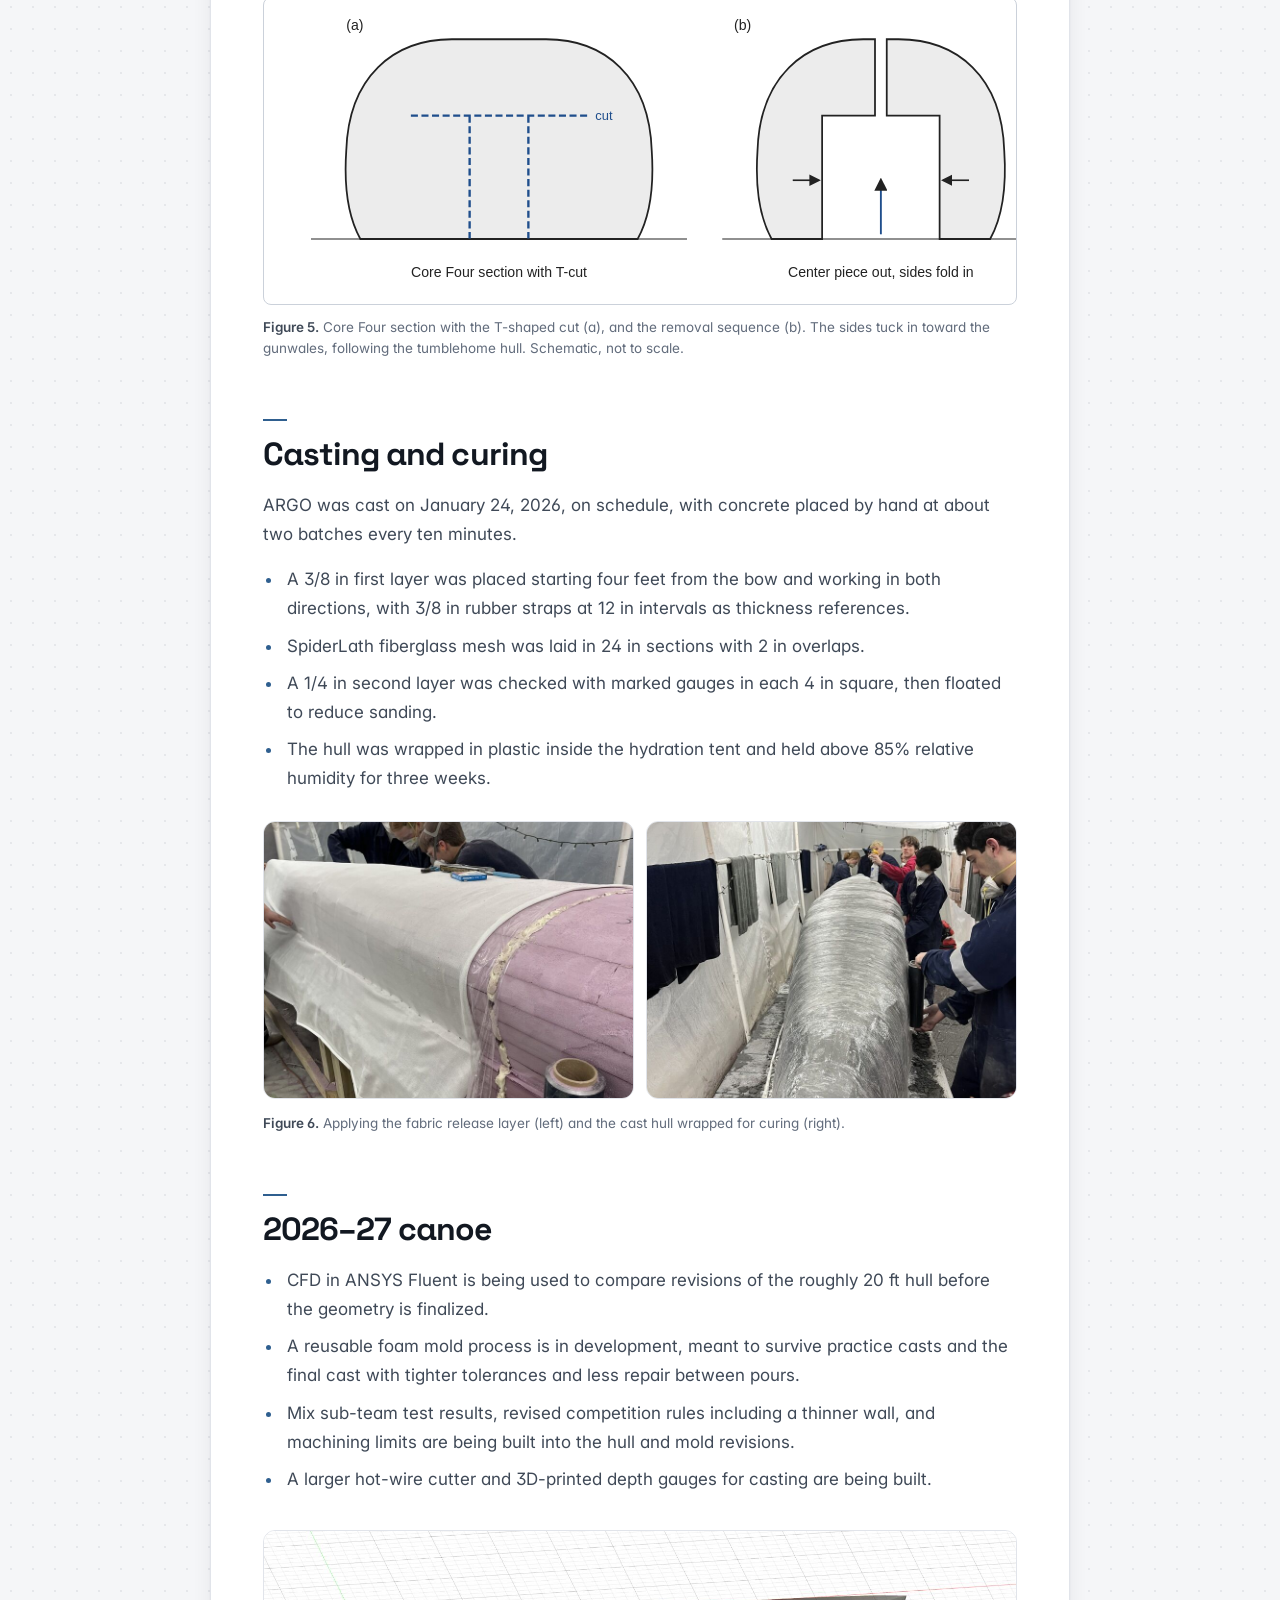
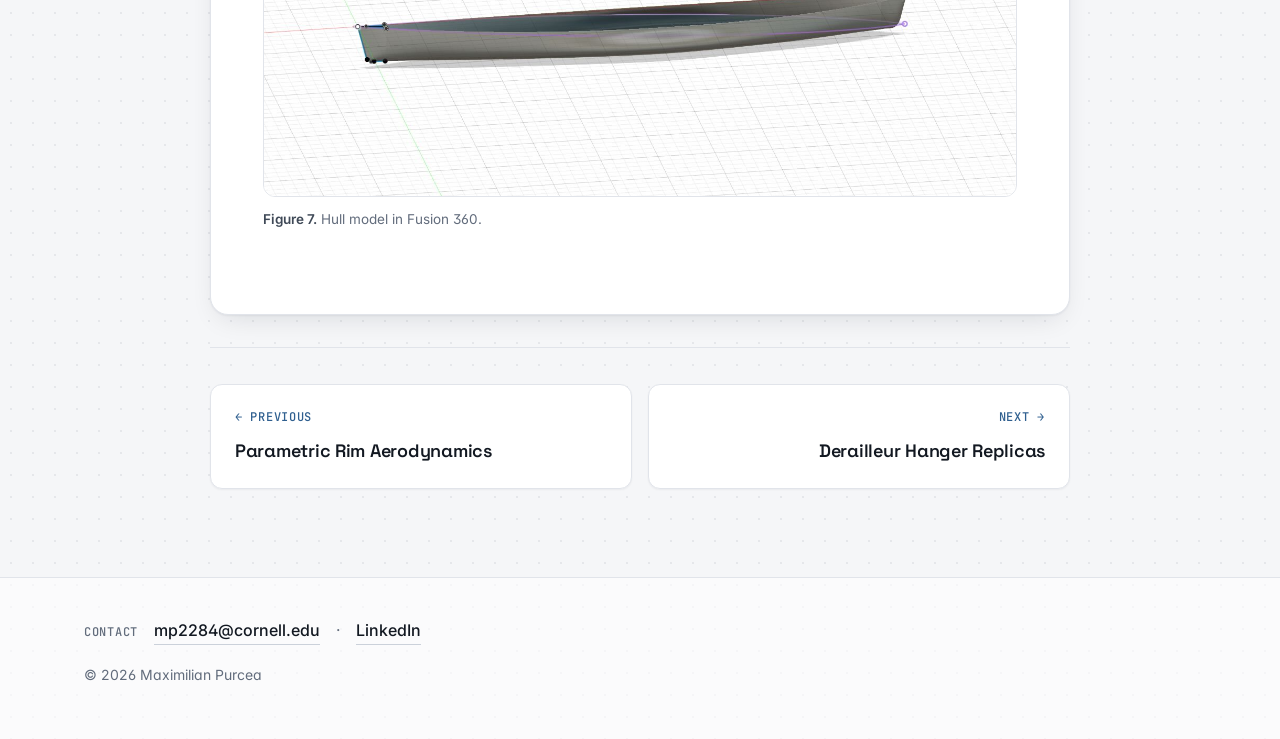
<file: projects/concrete-canoe.html>
<!doctype html>
<html lang="en" class="no-js">
<head>
  <meta charset="utf-8">
  <meta name="viewport" content="width=device-width, initial-scale=1">
  <title>Cornell Concrete Canoe | Maximilian Purcea</title>
  <meta name="description" content="Mold sub-team work with Cornell Concrete Canoe: in-house hot-wire fabrication of the 2026 canoe mold, and hull CFD and reusable mold development for 2026–27.">
  <meta property="og:type" content="website">
  <meta property="og:title" content="Cornell Concrete Canoe | Maximilian Purcea">
  <meta property="og:description" content="Mold sub-team work with Cornell Concrete Canoe: in-house hot-wire fabrication of the 2026 canoe mold, and hull CFD and reusable mold development for 2026–27.">
  <meta property="og:url" content="https://maxpurcea.github.io/projects/concrete-canoe.html">
  <meta property="og:image" content="https://maxpurcea.github.io/img/og-image.png">
  <meta name="twitter:card" content="summary_large_image">
  <link rel="icon" href="../img/favicon.svg" type="image/svg+xml">
  <link rel="preconnect" href="https://fonts.googleapis.com">
  <link rel="preconnect" href="https://fonts.gstatic.com" crossorigin>
  <link href="https://fonts.googleapis.com/css2?family=Inter:wght@400;500;600&family=JetBrains+Mono:wght@400;500&family=Space+Grotesk:wght@500;600;700&display=swap" rel="stylesheet">
  <link rel="stylesheet" href="../css/style.css">
  <meta name="color-scheme" content="light dark">
  <script>(function(d){d.className=d.className.replace('no-js','js');try{var t=localStorage.getItem('theme');if(t)d.setAttribute('data-theme',t)}catch(e){}addEventListener('load',function(){if(!window.__mp)d.classList.remove('js')})})(document.documentElement);</script>
</head>
<body>
<a class="skip" href="#main">Skip to content</a>
<header class="site-header">
  <nav class="container nav" aria-label="Primary">
    <a class="brand" href="../index.html"><span class="brand-mark">MP</span><span>Maximilian Purcea</span></a>
    <ul class="nav-links" id="nav-links">
      <li><a href="../index.html#projects">Projects</a></li>
      <li><a href="../index.html#rowing">Rowing</a></li>
      <li><a href="../index.html#about">About</a></li>
      <li><a href="../index.html#resume">Resume</a></li>
      <li><a href="../index.html#contact">Contact</a></li>
    </ul>
    <div class="nav-actions">
      <button class="icon-btn theme-btn" id="theme-btn" type="button" aria-label="Toggle dark mode" aria-pressed="false">
        <svg class="i-moon" viewBox="0 0 24 24" fill="none" stroke="currentColor" stroke-width="2" stroke-linecap="round" stroke-linejoin="round" aria-hidden="true"><path d="M21 12.8A9 9 0 1 1 11.2 3a7 7 0 0 0 9.8 9.8z"/></svg>
        <svg class="i-sun" viewBox="0 0 24 24" fill="none" stroke="currentColor" stroke-width="2" stroke-linecap="round" stroke-linejoin="round" aria-hidden="true"><circle cx="12" cy="12" r="4"/><path d="M12 2v2M12 20v2M4.9 4.9l1.4 1.4M17.7 17.7l1.4 1.4M2 12h2M20 12h2M4.9 19.1l1.4-1.4M17.7 6.3l1.4-1.4"/></svg>
      </button>
      <button class="nav-toggle" type="button" aria-label="Open menu" aria-expanded="false" aria-controls="nav-links">
        <svg viewBox="0 0 24 24" fill="none" stroke="currentColor" stroke-width="2" stroke-linecap="round" aria-hidden="true"><path class="bar b1" d="M4 7h16"/><path class="bar b2" d="M4 12h16"/><path class="bar b3" d="M4 17h16"/></svg>
      </button>
    </div>
  </nav>
  <span class="progress" aria-hidden="true"></span>
</header>

<main id="main" class="container case-solo">
  <a class="back" href="../index.html#projects">← All projects</a>

  <section class="case-hero">
    <span class="eyebrow">Cornell Concrete Canoe · Mold Sub-Team · 2025–Present</span>
    <h1>Cornell Concrete Canoe</h1>
 </section>

  <div class="summary">
    <div><span class="mono">Objective</span><p>Fabricate the mold for a 21 ft tumblehome hull in-house, in a form that can be removed after casting without being destroyed.</p></div>
    <div><span class="mono">Contribution</span><p>Hot-wire cutting of mold sections, casting, and demolding for ARGO (2025–26). Hull CFD in ANSYS Fluent and reusable mold development for the 2026–27 canoe.</p></div>
    <div><span class="mono">Result</span><p>About three weeks and several thousand dollars saved compared with outsourced CNC machining. The canoe was demolded with the mold intact, and most of the foam can be reused.</p></div>
  </div>

  <figure class="case-cover glide">
    <img src="../img/canoe-hero.jpg" alt="Two paddlers racing ARGO, Cornell's concrete canoe" width="1700" height="956">
    <figcaption><b>Figure 1.</b> ARGO racing at the 2026 ASCE Upstate New York Student Symposium.</figcaption>
  </figure>

  <article class="prose">
    <h2>Results</h2>
    <p>Building the mold in-house took about three fewer weeks and several thousand dollars less than outsourced CNC machining. Dimensional accuracy was slightly lower than a machined mold, and the difference was corrected by hand-sanding. Because the center sections were split for removal, the canoe was demolded without destroying the mold, and most of the foam can be reused.</p>
    <p>ARGO's calculated midship freeboard under a four-paddler load was about 7.3 in, above the 6 in requirement, and the FEA result agreed closely. The team competed at the 2026 ASCE Upstate New York Student Symposium at RIT, April 9–11, 2026.</p>

    <figure class="glide center-fig">
      <img src="../img/canoe-display2.jpg" alt="ARGO on display stands at the competition" loading="lazy">
      <figcaption><b>Figure 2.</b> ARGO on display at the 2026 competition.</figcaption>
    </figure>

    <h2>The challenge</h2>
    <p>ARGO uses a tumblehome hull, in which the sides curve inward above the waterline. The shape improves paddler reach and stability, but it makes the hull wider at its base than at the gunwales, so a one-piece mold cannot be pulled out after casting. In previous seasons, concrete shrinkage during curing meant the mold had to be destroyed to remove it. ARGO was also the largest hull the team had built, and the goal was to avoid the cost of outsourced CNC machining entirely.</p>

    <table class="spec">
      <caption><b>Table 1.</b> ARGO hull specifications.</caption>
      <tbody>
        <tr><th>Hull form</th><td>Tumblehome</td></tr>
        <tr><th>Length</th><td>21 ft (252 in)</td></tr>
        <tr><th>Maximum beam</th><td>32 in</td></tr>
        <tr><th>Wall thickness</th><td>5/8 in, cast in two layers</td></tr>
        <tr><th>Reinforcement</th><td>SpiderLath fiberglass mesh</td></tr>
      </tbody>
    </table>

    <h2>Mold fabrication</h2>
    <ol class="plain-ol">
      <li>Hull cross-sections were exported from Fusion 360 at 12 in intervals, keeping the offset from the gunwale line to the stern axis so the hull could be cast directly on the mold. A 5/8 in edge was added to each section to serve as a wall-thickness guide.</li>
      <li>Each section was laser cut from 1/4 in plywood, which holds up to the heat of the cutting wire.</li>
      <li>Insulation-foam boards were glued into 12 in blocks. Templates were fixed to both faces of each block and traced with the hot-wire cutter, producing a lofted section between adjacent stations.</li>
      <li>The 32 in end caps were rough-cut from Styrofoam with the hot wire and hand-sanded to final shape. They remain inside the canoe after casting.</li>
      <li>Sections were fixed to the casting table with two diagonal dowels in 3D-printed holders. Gaps were filled with spray foam and sanded smooth, and the mold was wrapped in a stretch-fabric release layer.</li>
    </ol>

    <div class="gallery lettered glide">
      <figure><img src="../img/canoe-templates.jpg" alt="Laser-cut plywood cross-section templates on glued foam stacks" loading="lazy"></figure>
      <figure><img src="../img/canoe-cutting.jpg" alt="Team fixing cross-section templates to foam blocks" loading="lazy"></figure>
      <figure><img src="../img/canoe-endcap-shaping.jpg" alt="Hot-wire cutting a Styrofoam end cap" loading="lazy" style="object-position:50% 35%"></figure>
      <figure><img src="../img/canoe-sanding.jpg" alt="Foam cross sections assembled on the casting table" loading="lazy"></figure>
    </div>
    <p class="fig-note"><b>Figure 3.</b> Mold fabrication: (a) laser-cut cross-section templates for the foam, (b) assembling the templates onto foam blocks, (c) hot-wire cutting an end cap, (d) foam cross sections assembled on the casting table.</p>
    <figure class="glide">
      <img src="../img/canoe-mold-tent.jpg" alt="Assembled foam mold, before casting, on the casting table with spray-foam seams and a Styrofoam end cap" loading="lazy" class="tall">
      <figcaption><b>Figure 4.</b> The assembled foam mold on the casting table inside the hydration tent, before casting: fifteen 12 in foam sections, two 4 in connectors, and Styrofoam end caps.</figcaption>
    </figure>

    <h2>Demolding design</h2>
    <p>The four center sections, called the "Core Four," have the largest overhang. Each was given an additional T-shaped cut that splits it into three pieces. During demolding the center piece comes out first, which lets the two side pieces move inward and slide free. The remaining sections are then moved toward the center and removed one at a time, so the canoe comes off without destroying the mold.</p>

    <figure class="mpl-fig glide">
      <svg class="mplfig sketch" viewBox="0 0 640 250" role="img" aria-label="Core Four mold section with a T-shaped cut, and the removal sequence">
        <defs><marker id="cc-arrow" viewBox="0 0 10 10" refX="8" refY="5" markerWidth="7" markerHeight="7" orient="auto"><path d="M0 0L10 5L0 10z" fill="#222"/></marker></defs>
        <g font-family="Arial, Helvetica, sans-serif" font-size="12" fill="#222">
          <text x="70" y="22">(a)</text>
          <path d="M82 200 C72 182 68 155 70 125 C72 62 110 30 160 30 L240 30 C290 30 328 62 330 125 C332 155 328 182 318 200 Z" fill="#ececec" stroke="#222" stroke-width="1.5"/>
          <path d="M175 200 V95 M225 200 V95 M125 95 H275" fill="none" stroke="#1f4e8c" stroke-width="2" stroke-dasharray="6 3"/>
          <line x1="40" y1="200" x2="360" y2="200" stroke="#222" stroke-width="1"/>
          <text x="200" y="232" text-anchor="middle">Core Four section with T-cut</text>
          <text x="282" y="99" fill="#1f4e8c" font-size="11">cut</text>
          <g transform="translate(360 0)">
            <text x="40" y="22">(b)</text>
            <path d="M72 200 C62 182 58 155 60 125 C62 62 100 30 150 30 L160 30 L160 95 H115 V200 Z" fill="#ececec" stroke="#222" stroke-width="1.5"/>
            <path d="M170 30 L180 30 C230 30 268 62 270 125 C272 155 268 182 258 200 L215 200 L215 95 H170 Z" fill="#ececec" stroke="#222" stroke-width="1.5"/>
            <line x1="30" y1="200" x2="290" y2="200" stroke="#222" stroke-width="1"/>
            <path d="M165 196 V150" stroke="#1f4e8c" stroke-width="1.6" marker-end="url(#cc-arrow)"/>
            <path d="M90 150 h22" stroke="#222" stroke-width="1.4" marker-end="url(#cc-arrow)"/>
            <path d="M240 150 h-22" stroke="#222" stroke-width="1.4" marker-end="url(#cc-arrow)"/>
            <text x="165" y="232" text-anchor="middle">Center piece out, sides fold in</text>
          </g>
        </g>
      </svg>
      <figcaption><b>Figure 5.</b> Core Four section with the T-shaped cut (a), and the removal sequence (b). The sides tuck in toward the gunwales, following the tumblehome hull. Schematic, not to scale.</figcaption>
    </figure>

    <h2>Casting and curing</h2>
    <p>ARGO was cast on January 24, 2026, on schedule, with concrete placed by hand at about two batches every ten minutes.</p>
    <ul>
      <li>A 3/8 in first layer was placed starting four feet from the bow and working in both directions, with 3/8 in rubber straps at 12 in intervals as thickness references.</li>
      <li>SpiderLath fiberglass mesh was laid in 24 in sections with 2 in overlaps.</li>
      <li>A 1/4 in second layer was checked with marked gauges in each 4 in square, then floated to reduce sanding.</li>
      <li>The hull was wrapped in plastic inside the hydration tent and held above 85% relative humidity for three weeks.</li>
    </ul>

    <div class="gallery glide">
      <figure><img src="../img/canoe-fabric.jpg" alt="Applying the fabric release layer to the foam mold" loading="lazy"></figure>
      <figure><img src="../img/canoe-cast.jpg" alt="Cast hull wrapped in plastic for curing" loading="lazy"></figure>
    </div>
    <p class="fig-note"><b>Figure 6.</b> Applying the fabric release layer (left) and the cast hull wrapped for curing (right).</p>

    <h2>2026–27 canoe</h2>
    <ul>
      <li>CFD in ANSYS Fluent is being used to compare revisions of the roughly 20 ft hull before the geometry is finalized.</li>
      <li>A reusable foam mold process is in development, meant to survive practice casts and the final cast with tighter tolerances and less repair between pours.</li>
      <li>Mix sub-team test results, revised competition rules including a thinner wall, and machining limits are being built into the hull and mold revisions.</li>
      <li>A larger hot-wire cutter and 3D-printed depth gauges for casting are being built.</li>
    </ul>

    <figure class="glide">
      <img src="../img/canoe-cad.jpg" alt="Fusion 360 model of the canoe hull" loading="lazy" style="background:#fff">
      <figcaption><b>Figure 7.</b> Hull model in Fusion 360.</figcaption>
    </figure>
  </article>

  <nav class="next-prev" aria-label="More projects">
    <a href="rim-aerodynamics.html"><span class="mono">← Previous</span><b>Parametric Rim Aerodynamics</b></a>
    <a href="drawings-and-hangers.html"><span class="mono">Next →</span><b>Derailleur Hanger Replicas</b></a>
  </nav>
</main>


<footer class="site-footer">
  <div class="container">
    <div class="footer-contact">
      <span class="mono">Contact</span>
      <a href="mailto:mp2284@cornell.edu">mp2284@cornell.edu</a>
      <span class="sep" aria-hidden="true">·</span>
      <a href="https://www.linkedin.com/in/maximilianpurcea" target="_blank" rel="noopener">LinkedIn</a>
    </div>
    <div class="footer-meta">
      <span>© <span id="yr">2026</span> Maximilian Purcea</span>
    </div>
  </div>
</footer>
<script src="../js/main.js"></script>
</body>
</html>
</file>
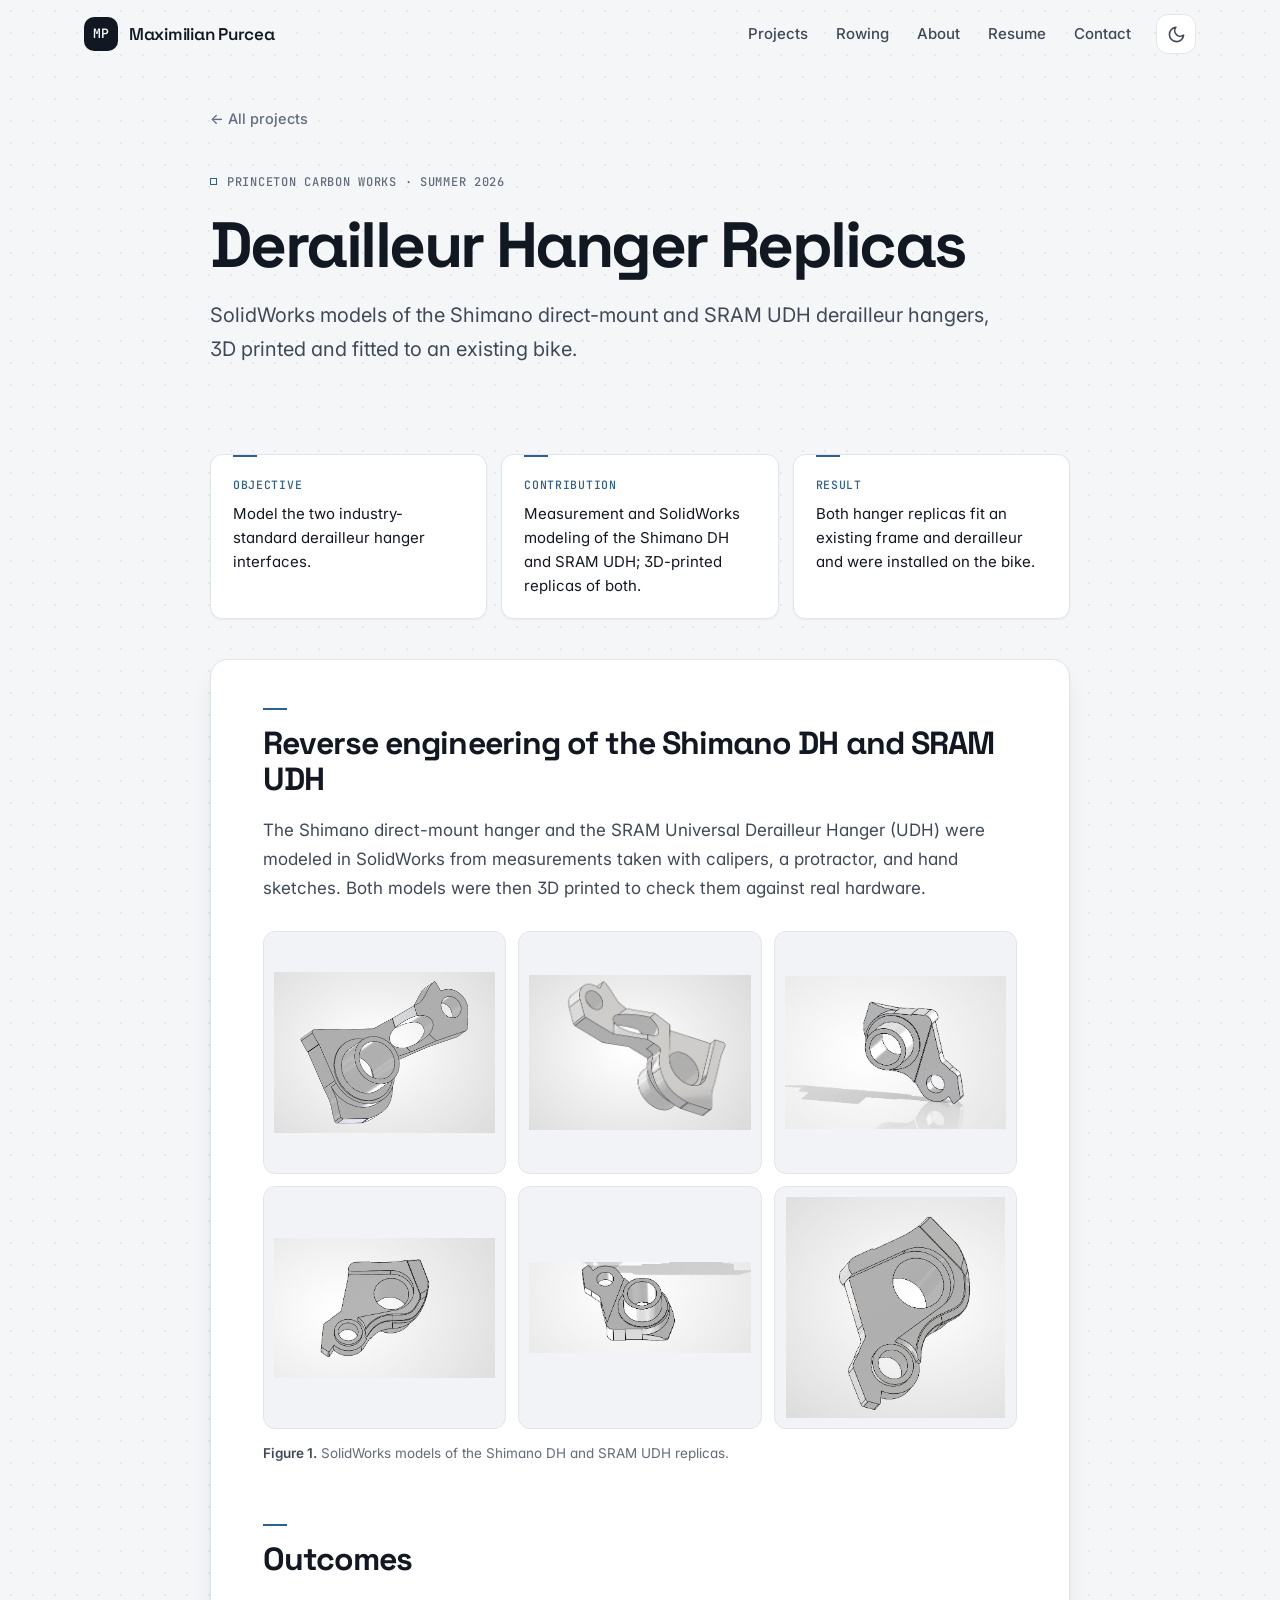
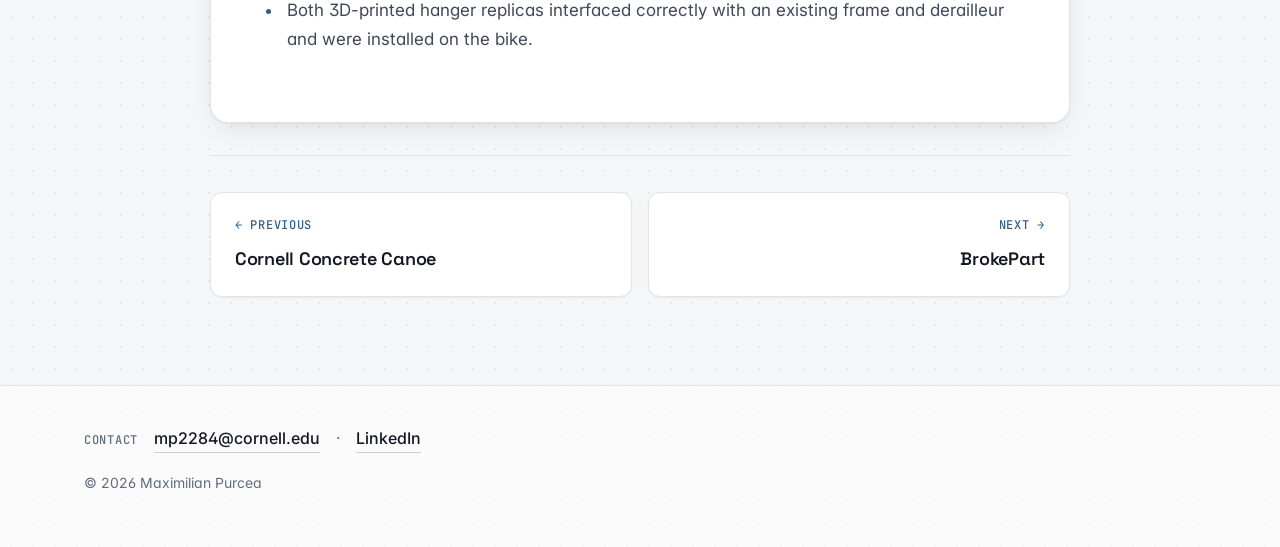
<file: projects/drawings-and-hangers.html>
<!doctype html>
<html lang="en" class="no-js">
<head>
  <meta charset="utf-8">
  <meta name="viewport" content="width=device-width, initial-scale=1">
  <title>Derailleur Hanger Replicas | Maximilian Purcea</title>
  <meta name="description" content="Reverse-engineered Shimano and SRAM UDH derailleur hangers.">
  <meta property="og:type" content="website">
  <meta property="og:title" content="Derailleur Hanger Replicas | Maximilian Purcea">
  <meta property="og:description" content="Reverse-engineered Shimano and SRAM UDH derailleur hangers.">
  <meta property="og:url" content="https://maxpurcea.github.io/projects/drawings-and-hangers.html">
  <meta property="og:image" content="https://maxpurcea.github.io/img/og-image.png">
  <meta name="twitter:card" content="summary_large_image">
  <link rel="icon" href="../img/favicon.svg" type="image/svg+xml">
  <link rel="preconnect" href="https://fonts.googleapis.com">
  <link rel="preconnect" href="https://fonts.gstatic.com" crossorigin>
  <link href="https://fonts.googleapis.com/css2?family=Inter:wght@400;500;600&family=JetBrains+Mono:wght@400;500&family=Space+Grotesk:wght@500;600;700&display=swap" rel="stylesheet">
  <link rel="stylesheet" href="../css/style.css">
  <meta name="color-scheme" content="light dark">
  <script>(function(d){d.className=d.className.replace('no-js','js');try{var t=localStorage.getItem('theme');if(t)d.setAttribute('data-theme',t)}catch(e){}addEventListener('load',function(){if(!window.__mp)d.classList.remove('js')})})(document.documentElement);</script>
</head>
<body>
<a class="skip" href="#main">Skip to content</a>
<header class="site-header">
  <nav class="container nav" aria-label="Primary">
    <a class="brand" href="../index.html"><span class="brand-mark">MP</span><span>Maximilian Purcea</span></a>
    <ul class="nav-links" id="nav-links">
      <li><a href="../index.html#projects">Projects</a></li>
      <li><a href="../index.html#rowing">Rowing</a></li>
      <li><a href="../index.html#about">About</a></li>
      <li><a href="../index.html#resume">Resume</a></li>
      <li><a href="../index.html#contact">Contact</a></li>
    </ul>
    <div class="nav-actions">
      <button class="icon-btn theme-btn" id="theme-btn" type="button" aria-label="Toggle dark mode" aria-pressed="false">
        <svg class="i-moon" viewBox="0 0 24 24" fill="none" stroke="currentColor" stroke-width="2" stroke-linecap="round" stroke-linejoin="round" aria-hidden="true"><path d="M21 12.8A9 9 0 1 1 11.2 3a7 7 0 0 0 9.8 9.8z"/></svg>
        <svg class="i-sun" viewBox="0 0 24 24" fill="none" stroke="currentColor" stroke-width="2" stroke-linecap="round" stroke-linejoin="round" aria-hidden="true"><circle cx="12" cy="12" r="4"/><path d="M12 2v2M12 20v2M4.9 4.9l1.4 1.4M17.7 17.7l1.4 1.4M2 12h2M20 12h2M4.9 19.1l1.4-1.4M17.7 6.3l1.4-1.4"/></svg>
      </button>
      <button class="nav-toggle" type="button" aria-label="Open menu" aria-expanded="false" aria-controls="nav-links">
        <svg viewBox="0 0 24 24" fill="none" stroke="currentColor" stroke-width="2" stroke-linecap="round" aria-hidden="true"><path class="bar b1" d="M4 7h16"/><path class="bar b2" d="M4 12h16"/><path class="bar b3" d="M4 17h16"/></svg>
      </button>
    </div>
  </nav>
  <span class="progress" aria-hidden="true"></span>
</header>

<main id="main" class="container case-solo">
  <a class="back" href="../index.html#projects">← All projects</a>

  <section class="case-hero">
    <span class="eyebrow">Princeton Carbon Works · Summer 2026</span>
    <h1>Derailleur Hanger Replicas</h1>
    <p class="lede">SolidWorks models of the Shimano direct-mount and SRAM UDH derailleur hangers, 3D printed and fitted to an existing bike.</p>
  </section>

  <div class="summary">
    <div><span class="mono">Objective</span><p>Model the two industry-standard derailleur hanger interfaces.</p></div>
    <div><span class="mono">Contribution</span><p>Measurement and SolidWorks modeling of the Shimano DH and SRAM UDH; 3D-printed replicas of both.</p></div>
    <div><span class="mono">Result</span><p>Both hanger replicas fit an existing frame and derailleur and were installed on the bike.</p></div>
  </div>

  <article class="prose">
    <h2>Reverse engineering of the Shimano DH and SRAM UDH</h2>
    <p>The Shimano direct-mount hanger and the SRAM Universal Derailleur Hanger (UDH) were modeled in SolidWorks from measurements taken with calipers, a protractor, and hand sketches. Both models were then 3D printed to check them against real hardware.</p>
    <div class="gallery three contain glide">
      <figure><img src="../img/udh-1.jpg" alt="Hanger model, view 1" loading="lazy"></figure>
      <figure><img src="../img/udh-2.jpg" alt="Hanger model, view 2" loading="lazy"></figure>
      <figure><img src="../img/udh-3.jpg" alt="Hanger model, view 3" loading="lazy"></figure>
      <figure><img src="../img/udh-4.jpg" alt="Hanger model, view 4" loading="lazy"></figure>
      <figure><img src="../img/udh-5.jpg" alt="Hanger model, view 5" loading="lazy"></figure>
      <figure><img src="../img/udh-6.jpg" alt="Hanger model, view 6" loading="lazy"></figure>
    </div>
    <p class="fig-note"><b>Figure 1.</b> SolidWorks models of the Shimano DH and SRAM UDH replicas.</p>

    <h2>Outcomes</h2>
    <ul>
      <li>Both 3D-printed hanger replicas interfaced correctly with an existing frame and derailleur and were installed on the bike.</li>
    </ul>
  </article>

  <nav class="next-prev" aria-label="More projects">
    <a href="concrete-canoe.html"><span class="mono">← Previous</span><b>Cornell Concrete Canoe</b></a>
    <a href="brokepart.html"><span class="mono">Next →</span><b>BrokePart</b></a>
  </nav>
</main>

<footer class="site-footer">
  <div class="container">
    <div class="footer-contact">
      <span class="mono">Contact</span>
      <a href="mailto:mp2284@cornell.edu">mp2284@cornell.edu</a>
      <span class="sep" aria-hidden="true">·</span>
      <a href="https://www.linkedin.com/in/maximilianpurcea" target="_blank" rel="noopener">LinkedIn</a>
    </div>
    <div class="footer-meta">
      <span>© <span id="yr">2026</span> Maximilian Purcea</span>
    </div>
  </div>
</footer>
<script src="../js/main.js"></script>
</body>
</html>
</file>
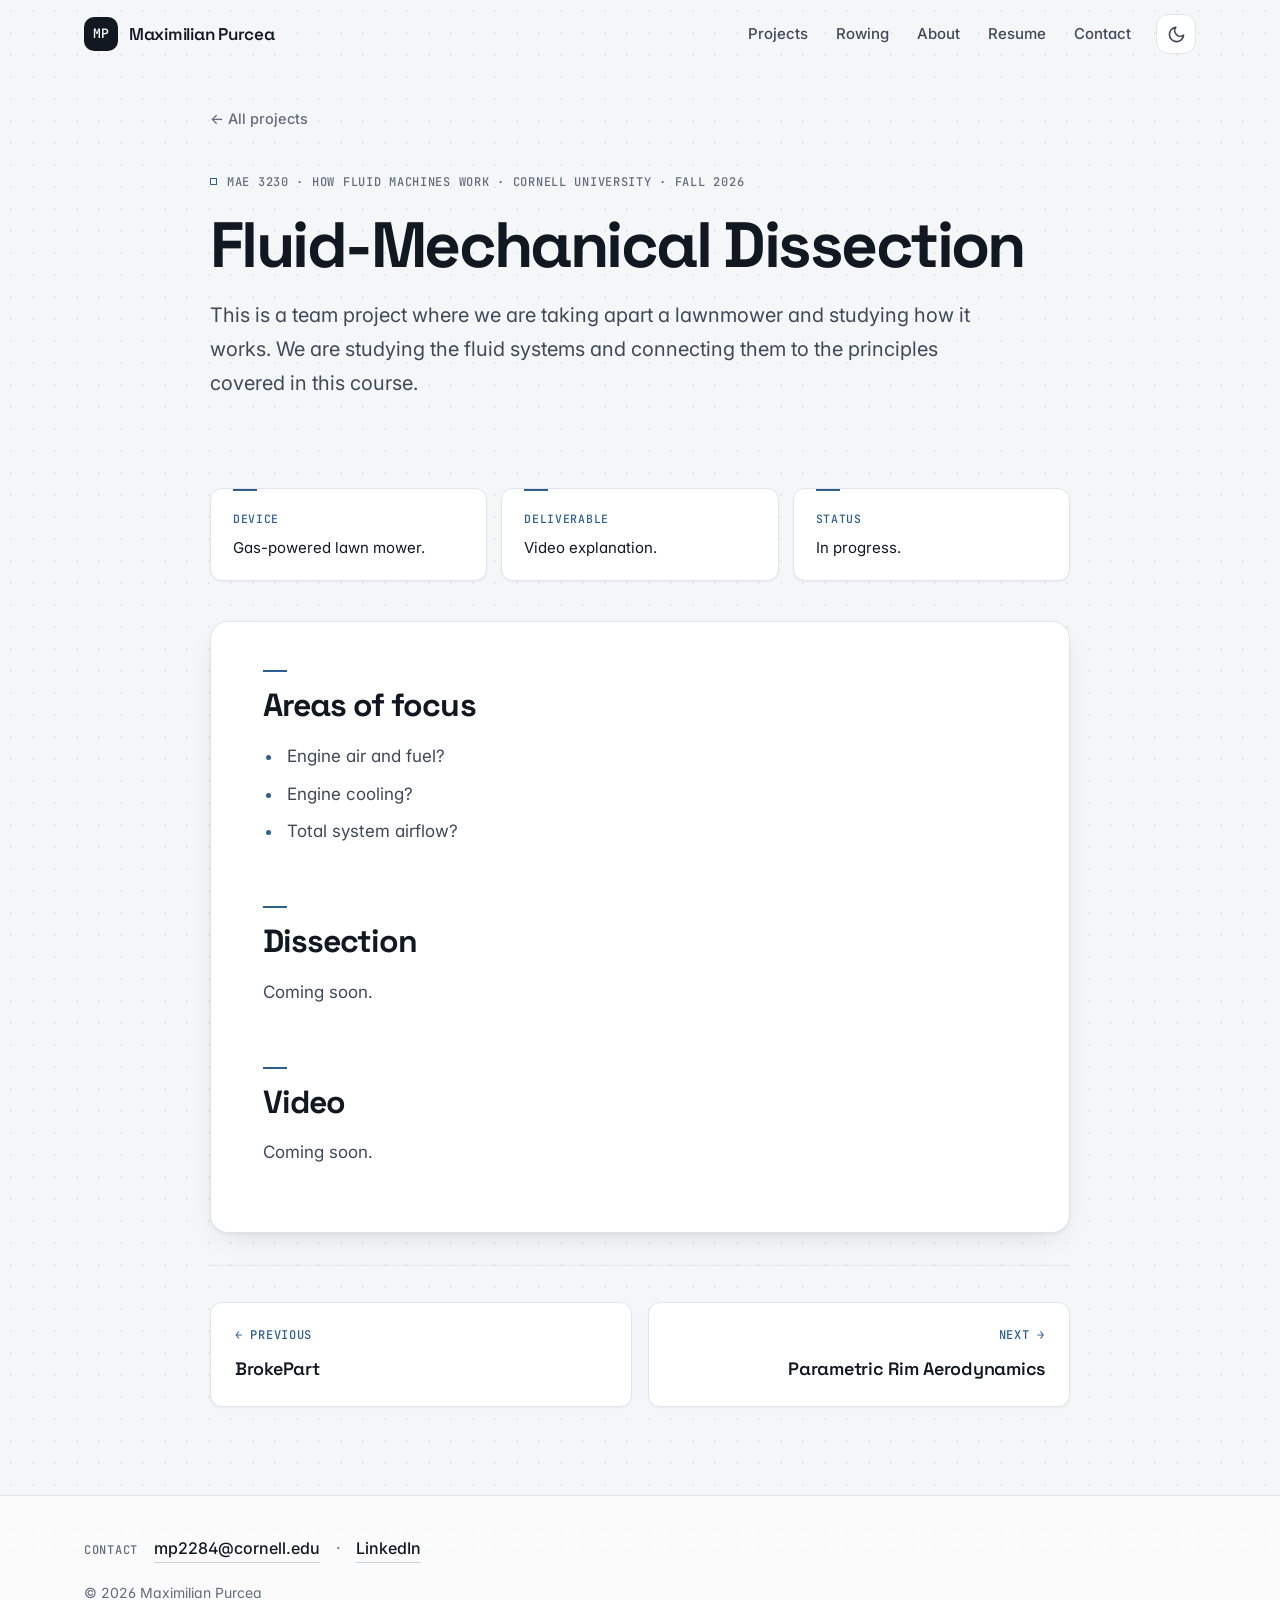
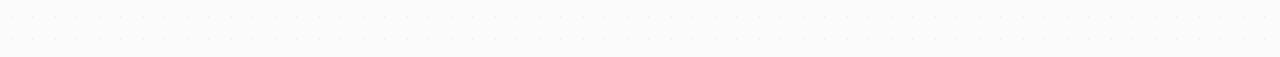
<file: projects/fluid-mechanical-dissection.html>
<!doctype html>
<html lang="en" class="no-js">
<head>
  <meta charset="utf-8">
  <meta name="viewport" content="width=device-width, initial-scale=1">
  <title>Fluid-Mechanical Dissection | Maximilian Purcea</title>
  <meta name="description" content="Team dissection of a lawnmower for Cornell MAE 3230 (How Fluid Machines Work): engine air and fuel, engine cooling, and blade and deck airflow.">
  <meta property="og:type" content="website">
  <meta property="og:title" content="Fluid-Mechanical Dissection | Maximilian Purcea">
  <meta property="og:description" content="Team dissection of a lawnmower for Cornell MAE 3230 (How Fluid Machines Work): engine air and fuel, engine cooling, and blade and deck airflow.">
  <meta property="og:url" content="https://maxpurcea.github.io/projects/fluid-mechanical-dissection.html">
  <meta property="og:image" content="https://maxpurcea.github.io/img/og-image.png">
  <meta name="twitter:card" content="summary_large_image">
  <link rel="icon" href="../img/favicon.svg" type="image/svg+xml">
  <link rel="preconnect" href="https://fonts.googleapis.com">
  <link rel="preconnect" href="https://fonts.gstatic.com" crossorigin>
  <link href="https://fonts.googleapis.com/css2?family=Inter:wght@400;500;600&family=JetBrains+Mono:wght@400;500&family=Space+Grotesk:wght@500;600;700&display=swap" rel="stylesheet">
  <link rel="stylesheet" href="../css/style.css">
  <meta name="color-scheme" content="light dark">
  <script>(function(d){d.className=d.className.replace('no-js','js');try{var t=localStorage.getItem('theme');if(t)d.setAttribute('data-theme',t)}catch(e){}addEventListener('load',function(){if(!window.__mp)d.classList.remove('js')})})(document.documentElement);</script>
</head>
<body>
<a class="skip" href="#main">Skip to content</a>
<header class="site-header">
  <nav class="container nav" aria-label="Primary">
    <a class="brand" href="../index.html"><span class="brand-mark">MP</span><span>Maximilian Purcea</span></a>
    <ul class="nav-links" id="nav-links">
      <li><a href="../index.html#projects">Projects</a></li>
      <li><a href="../index.html#rowing">Rowing</a></li>
      <li><a href="../index.html#about">About</a></li>
      <li><a href="../index.html#resume">Resume</a></li>
      <li><a href="../index.html#contact">Contact</a></li>
    </ul>
    <div class="nav-actions">
      <button class="icon-btn theme-btn" id="theme-btn" type="button" aria-label="Toggle dark mode" aria-pressed="false">
        <svg class="i-moon" viewBox="0 0 24 24" fill="none" stroke="currentColor" stroke-width="2" stroke-linecap="round" stroke-linejoin="round" aria-hidden="true"><path d="M21 12.8A9 9 0 1 1 11.2 3a7 7 0 0 0 9.8 9.8z"/></svg>
        <svg class="i-sun" viewBox="0 0 24 24" fill="none" stroke="currentColor" stroke-width="2" stroke-linecap="round" stroke-linejoin="round" aria-hidden="true"><circle cx="12" cy="12" r="4"/><path d="M12 2v2M12 20v2M4.9 4.9l1.4 1.4M17.7 17.7l1.4 1.4M2 12h2M20 12h2M4.9 19.1l1.4-1.4M17.7 6.3l1.4-1.4"/></svg>
      </button>
      <button class="nav-toggle" type="button" aria-label="Open menu" aria-expanded="false" aria-controls="nav-links">
        <svg viewBox="0 0 24 24" fill="none" stroke="currentColor" stroke-width="2" stroke-linecap="round" aria-hidden="true"><path class="bar b1" d="M4 7h16"/><path class="bar b2" d="M4 12h16"/><path class="bar b3" d="M4 17h16"/></svg>
      </button>
    </div>
  </nav>
  <span class="progress" aria-hidden="true"></span>
</header>

<main id="main" class="container case-solo">
  <a class="back" href="../index.html#projects">← All projects</a>

  <section class="case-hero">
    <span class="eyebrow">MAE 3230 · How Fluid Machines Work · Cornell University · Fall 2026</span>
    <h1>Fluid-Mechanical Dissection</h1>
    <p class="lede">This is a team project where we are taking apart a lawnmower and studying how it works. We are studying the fluid systems and connecting them to the principles covered in this course.</p>
  </section>

  <div class="summary">
    <div><span class="mono">Device</span><p>Gas-powered lawn mower.</p></div>
    <div><span class="mono">Deliverable</span><p>Video explanation.</p></div>
    <div><span class="mono">Status</span><p>In progress.</p></div>
  </div>

  <article class="prose">
    <h2>Areas of focus</h2>
    <ul>
      <li>Engine air and fuel?</li>
      <li>Engine cooling?</li>
      <li>Total system airflow?</li>
    </ul>

    <h2>Dissection</h2>
    <p>Coming soon.</p>

    <h2>Video</h2>
    <p>Coming soon.</p>
  </article>

  <nav class="next-prev" aria-label="More projects">
    <a href="brokepart.html"><span class="mono">← Previous</span><b>BrokePart</b></a>
    <a href="rim-aerodynamics.html"><span class="mono">Next →</span><b>Parametric Rim Aerodynamics</b></a>
  </nav>
</main>

<footer class="site-footer">
  <div class="container">
    <div class="footer-contact">
      <span class="mono">Contact</span>
      <a href="mailto:mp2284@cornell.edu">mp2284@cornell.edu</a>
      <span class="sep" aria-hidden="true">·</span>
      <a href="https://www.linkedin.com/in/maximilianpurcea" target="_blank" rel="noopener">LinkedIn</a>
    </div>
    <div class="footer-meta">
      <span>© <span id="yr">2026</span> Maximilian Purcea</span>
    </div>
  </div>
</footer>
<script src="../js/main.js"></script>
</body>
</html>
</file>
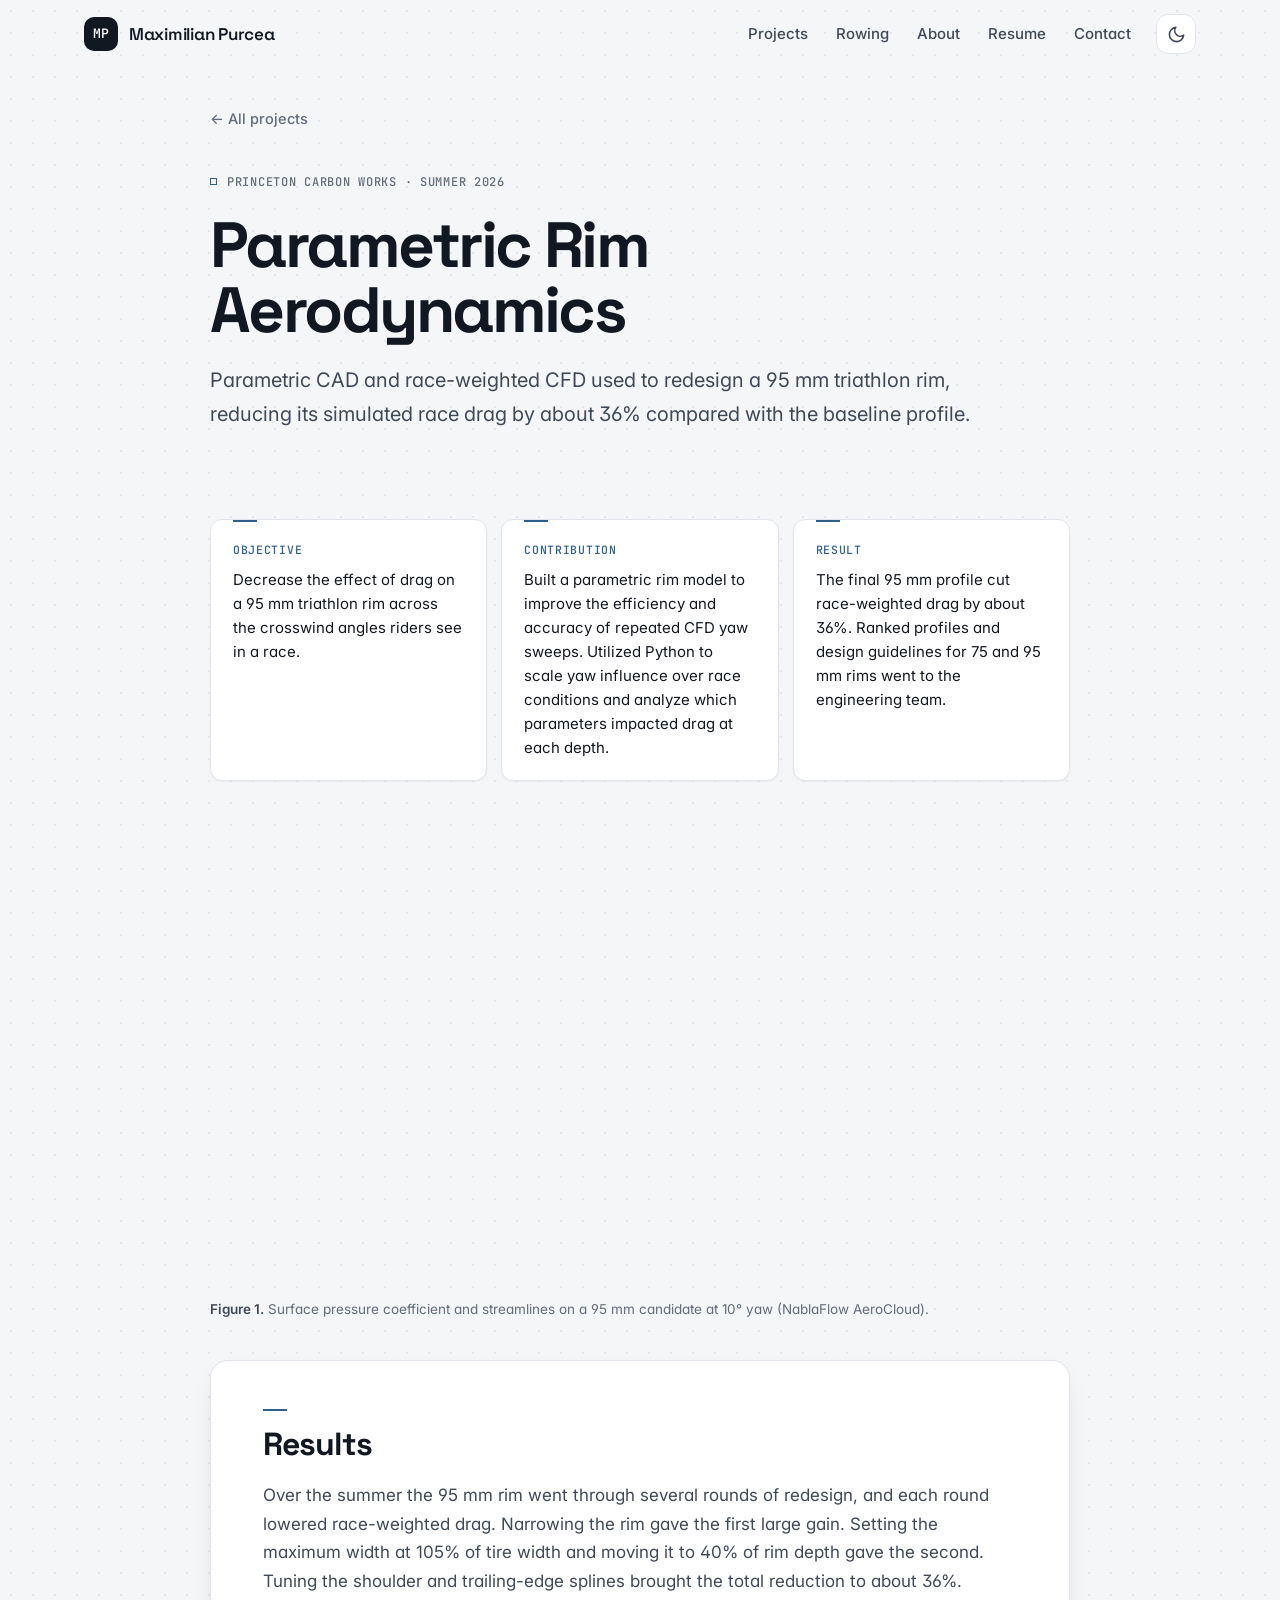
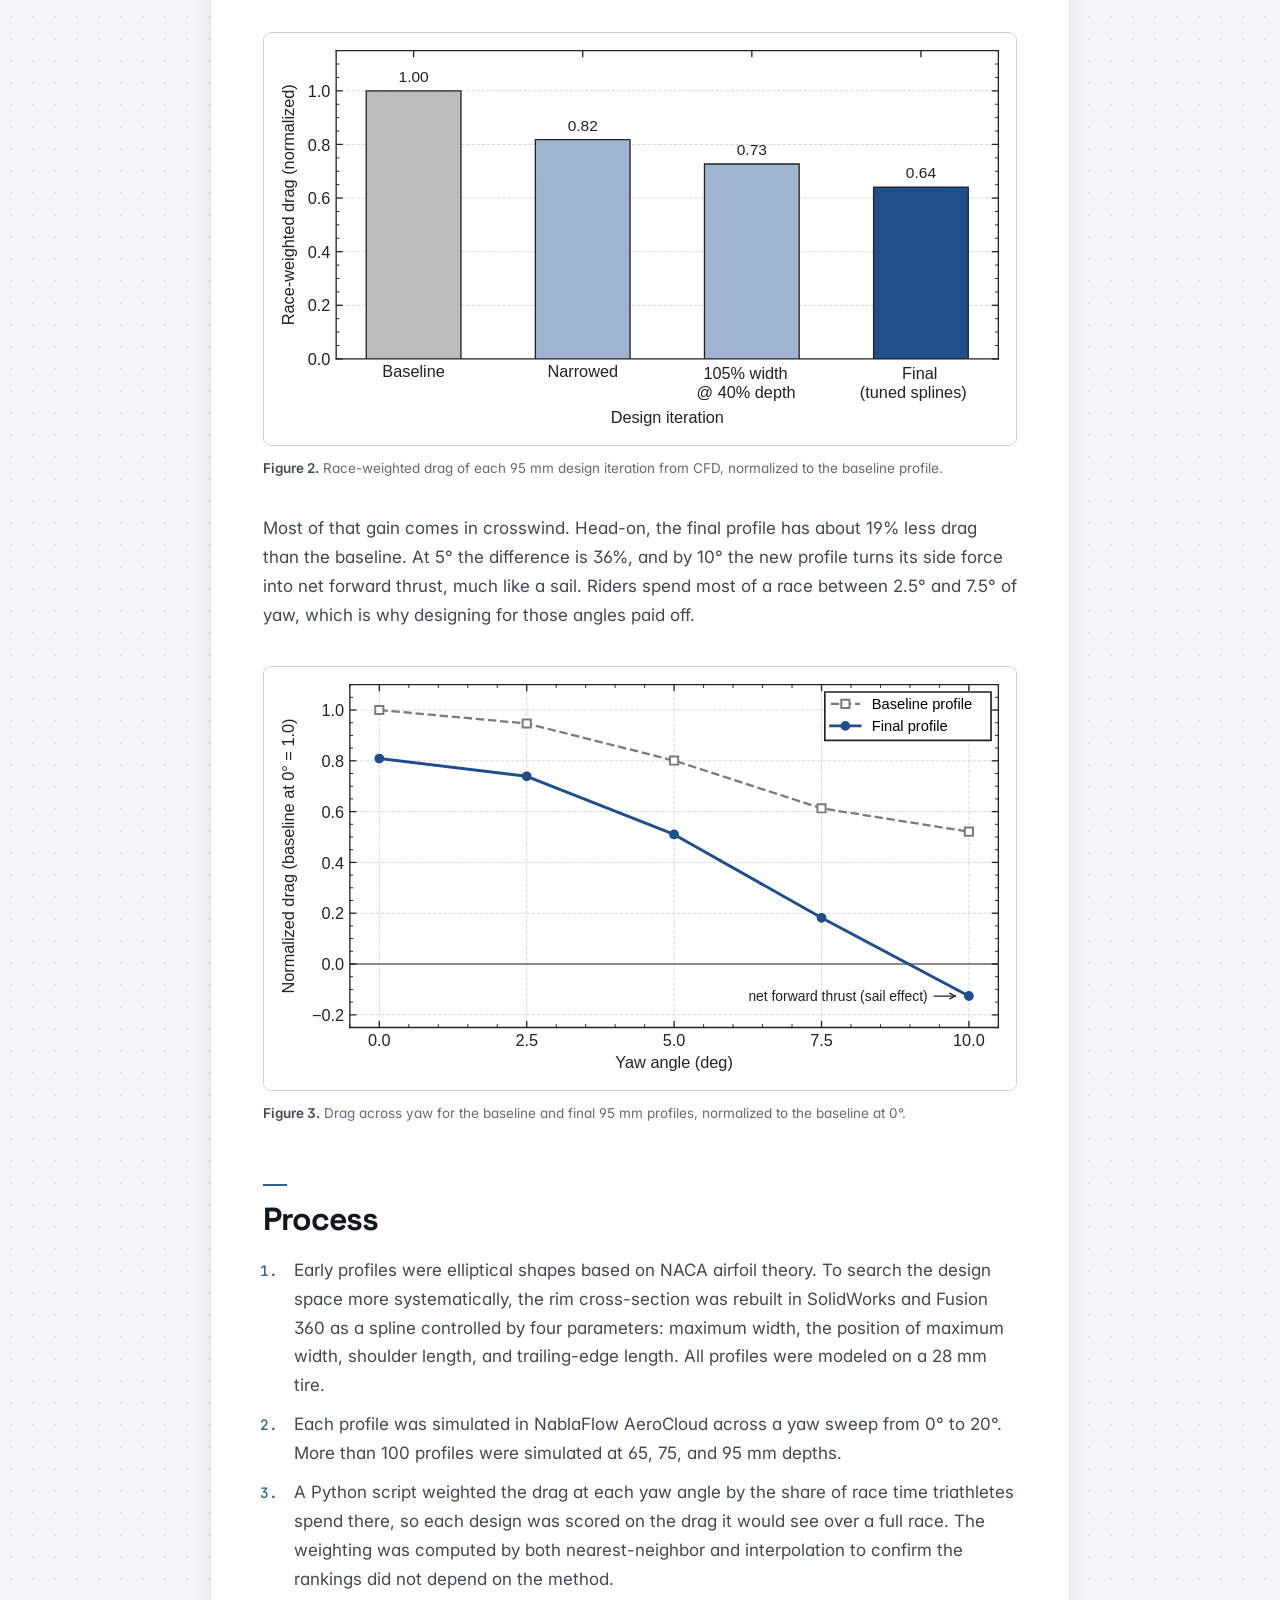
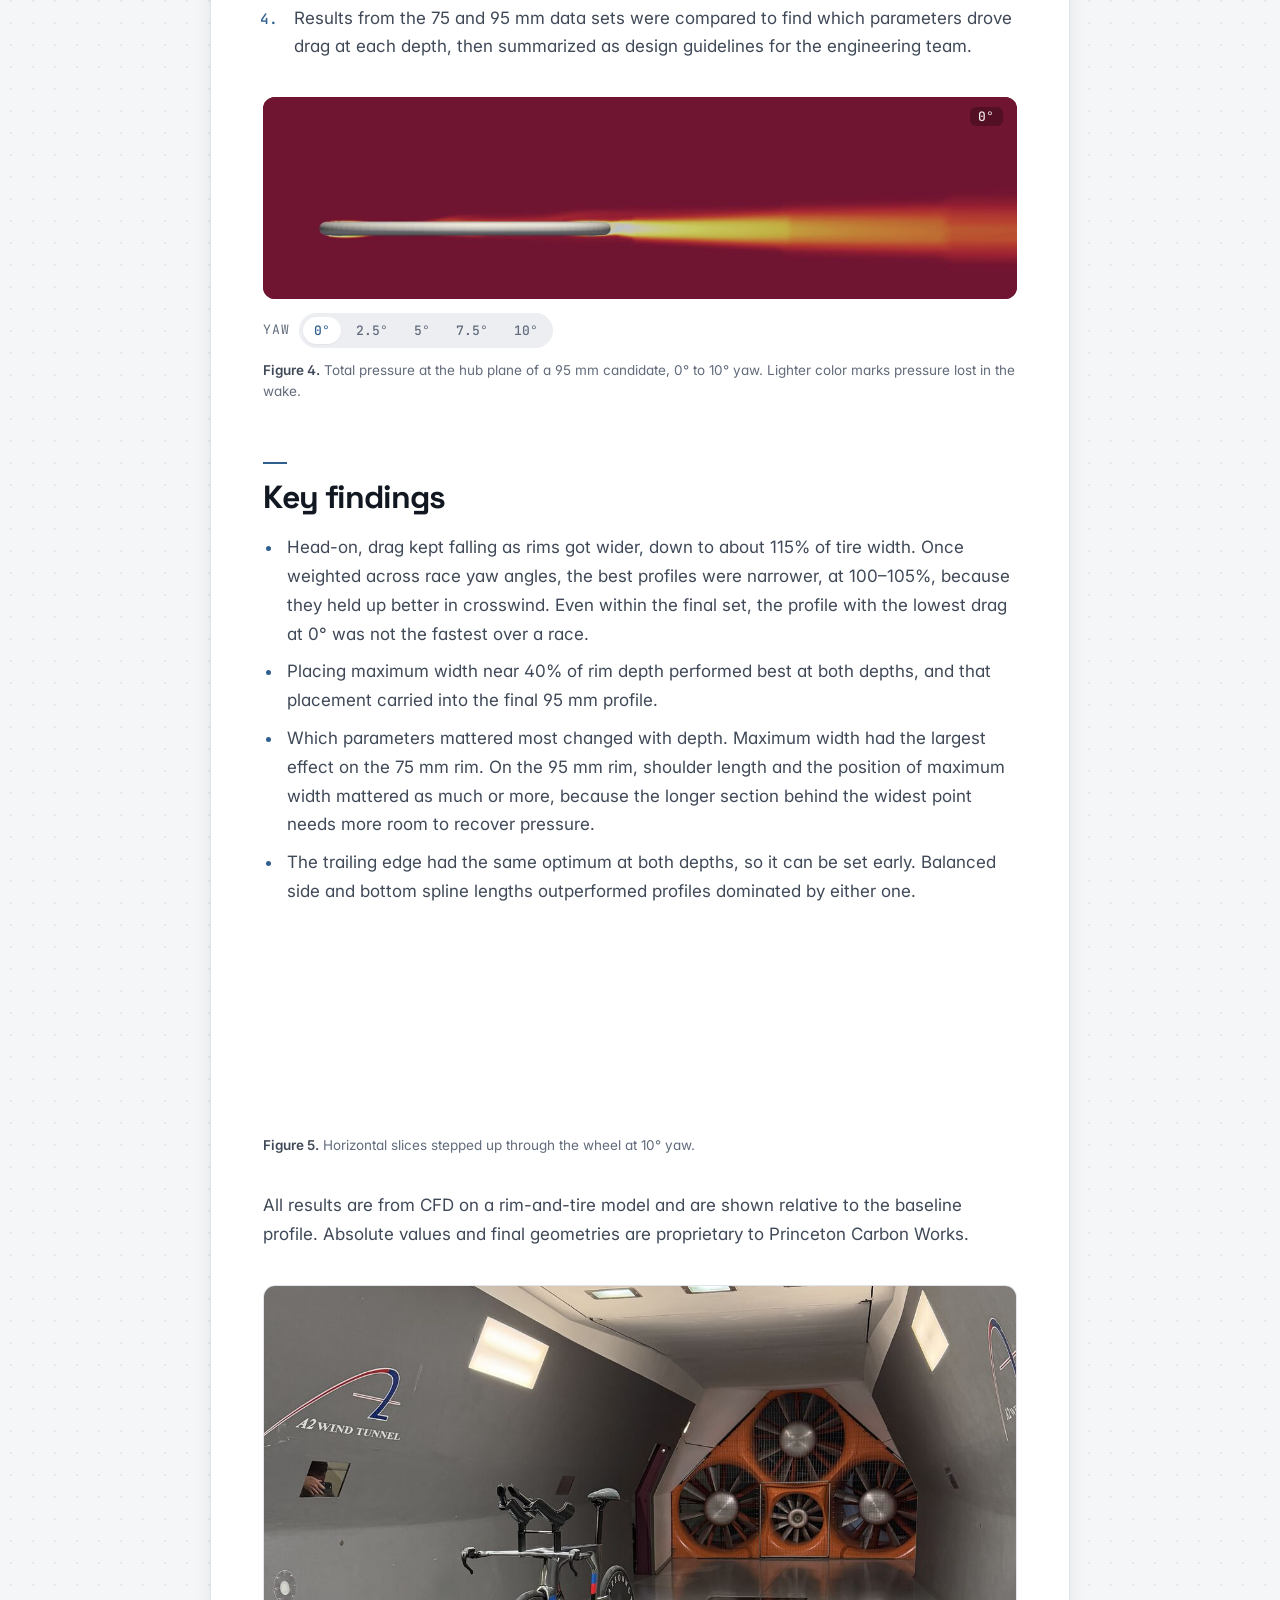
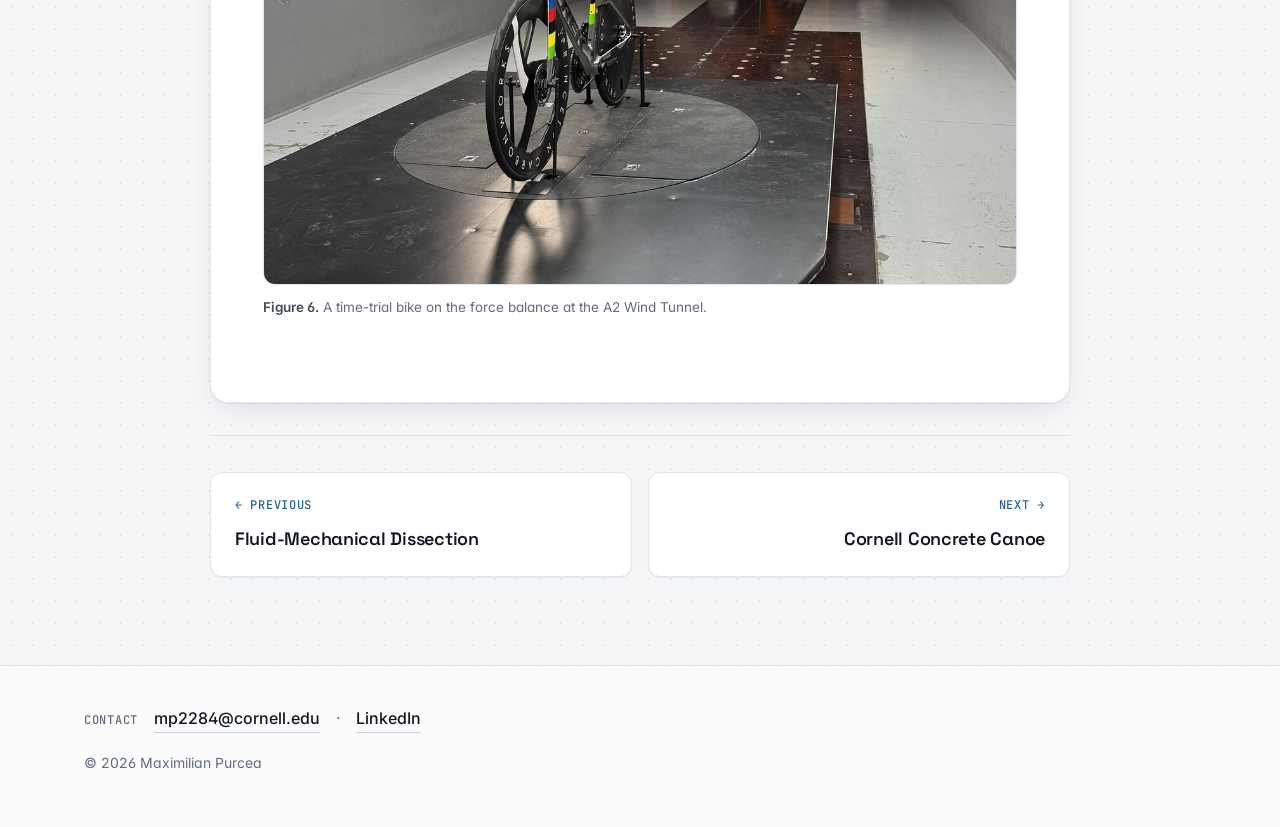
<file: projects/rim-aerodynamics.html>
<!doctype html>
<html lang="en" class="no-js">
<head>
  <meta charset="utf-8">
  <meta name="viewport" content="width=device-width, initial-scale=1">
  <title>Parametric Rim Aerodynamics | Maximilian Purcea</title>
  <meta name="description" content="Parametric CAD and yaw-weighted CFD study of triathlon wheel rims at Princeton Carbon Works.">
  <meta property="og:type" content="website">
  <meta property="og:title" content="Parametric Rim Aerodynamics | Maximilian Purcea">
  <meta property="og:description" content="Parametric CAD and yaw-weighted CFD study of triathlon wheel rims at Princeton Carbon Works.">
  <meta property="og:url" content="https://maxpurcea.github.io/projects/rim-aerodynamics.html">
  <meta property="og:image" content="https://maxpurcea.github.io/img/og-image.png">
  <meta name="twitter:card" content="summary_large_image">
  <link rel="icon" href="../img/favicon.svg" type="image/svg+xml">
  <link rel="preconnect" href="https://fonts.googleapis.com">
  <link rel="preconnect" href="https://fonts.gstatic.com" crossorigin>
  <link href="https://fonts.googleapis.com/css2?family=Inter:wght@400;500;600&family=JetBrains+Mono:wght@400;500&family=Space+Grotesk:wght@500;600;700&display=swap" rel="stylesheet">
  <link rel="stylesheet" href="../css/style.css">
  <meta name="color-scheme" content="light dark">
  <script>(function(d){d.className=d.className.replace('no-js','js');try{var t=localStorage.getItem('theme');if(t)d.setAttribute('data-theme',t)}catch(e){}addEventListener('load',function(){if(!window.__mp)d.classList.remove('js')})})(document.documentElement);</script>
</head>
<body>
<a class="skip" href="#main">Skip to content</a>
<header class="site-header">
  <nav class="container nav" aria-label="Primary">
    <a class="brand" href="../index.html"><span class="brand-mark">MP</span><span>Maximilian Purcea</span></a>
    <ul class="nav-links" id="nav-links">
      <li><a href="../index.html#projects">Projects</a></li>
      <li><a href="../index.html#rowing">Rowing</a></li>
      <li><a href="../index.html#about">About</a></li>
      <li><a href="../index.html#resume">Resume</a></li>
      <li><a href="../index.html#contact">Contact</a></li>
    </ul>
    <div class="nav-actions">
      <button class="icon-btn theme-btn" id="theme-btn" type="button" aria-label="Toggle dark mode" aria-pressed="false">
        <svg class="i-moon" viewBox="0 0 24 24" fill="none" stroke="currentColor" stroke-width="2" stroke-linecap="round" stroke-linejoin="round" aria-hidden="true"><path d="M21 12.8A9 9 0 1 1 11.2 3a7 7 0 0 0 9.8 9.8z"/></svg>
        <svg class="i-sun" viewBox="0 0 24 24" fill="none" stroke="currentColor" stroke-width="2" stroke-linecap="round" stroke-linejoin="round" aria-hidden="true"><circle cx="12" cy="12" r="4"/><path d="M12 2v2M12 20v2M4.9 4.9l1.4 1.4M17.7 17.7l1.4 1.4M2 12h2M20 12h2M4.9 19.1l1.4-1.4M17.7 6.3l1.4-1.4"/></svg>
      </button>
      <button class="nav-toggle" type="button" aria-label="Open menu" aria-expanded="false" aria-controls="nav-links">
        <svg viewBox="0 0 24 24" fill="none" stroke="currentColor" stroke-width="2" stroke-linecap="round" aria-hidden="true"><path class="bar b1" d="M4 7h16"/><path class="bar b2" d="M4 12h16"/><path class="bar b3" d="M4 17h16"/></svg>
      </button>
    </div>
  </nav>
  <span class="progress" aria-hidden="true"></span>
</header>

<main id="main" class="container case-solo">
  <a class="back" href="../index.html#projects">← All projects</a>

  <section class="case-hero">
    <span class="eyebrow">Princeton Carbon Works · Summer 2026</span>
    <h1>Parametric Rim Aerodynamics</h1>
    <p class="lede">Parametric CAD and race-weighted CFD used to redesign a 95 mm triathlon rim, reducing its simulated race drag by about 36% compared with the baseline profile.</p>
  </section>

  <div class="summary">
    <div><span class="mono">Objective</span><p>Decrease the effect of drag on a 95 mm triathlon rim across the crosswind angles riders see in a race.</p></div>
    <div><span class="mono">Contribution</span><p>Built a parametric rim model to improve the efficiency and accuracy of repeated CFD yaw sweeps. Utilized Python to scale yaw influence over race conditions and analyze which parameters impacted drag at each depth.</p></div>
    <div><span class="mono">Result</span><p>The final 95 mm profile cut race-weighted drag by about 36%. Ranked profiles and design guidelines for 75 and 95 mm rims went to the engineering team.</p></div>
  </div>

  <figure class="case-cover media-cover glide">
    <video autoplay muted loop playsinline preload="auto" poster="../img/rim-orbit-poster.jpg" width="1280" height="706" aria-label="Rotating view of a trispoke wheel with surface pressure coloring and streamlines">
      <source src="../img/rim-orbit.mp4" type="video/mp4">
    </video>
    <figcaption><b>Figure 1.</b> Surface pressure coefficient and streamlines on a 95 mm candidate at 10° yaw (NablaFlow AeroCloud).</figcaption>
  </figure>

  <article class="prose">
    <h2>Results</h2>
    <p>Over the summer the 95 mm rim went through several rounds of redesign, and each round lowered race-weighted drag. Narrowing the rim gave the first large gain. Setting the maximum width at 105% of tire width and moving it to 40% of rim depth gave the second. Tuning the shoulder and trailing-edge splines brought the total reduction to about 36%.</p>

    <figure class="mpl-fig glide">
      <svg class="mplfig" role="img" xmlns:xlink="http://www.w3.org/1999/xlink" viewBox="0 0 460.8 252" xmlns="http://www.w3.org/2000/svg" version="1.1">
 <defs>
  <style type="text/css">*{stroke-linejoin: round; stroke-linecap: butt}</style>
 </defs>
 <g id="it-figure_1">
  <g id="it-patch_1">
   <path d="M 0 252 
L 460.8 252 
L 460.8 0 
L 0 0 
z
" style="fill: #ffffff"/>
  </g>
  <g id="it-axes_1">
   <g id="it-patch_2">
    <path d="M 44.21875 199.696094 
L 450 199.696094 
L 450 10.8 
L 44.21875 10.8 
z
" style="fill: #ffffff"/>
   </g>
   <g id="it-matplotlib.axis_1">
    <g id="it-xtick_1">
     <g id="it-line2d_1">
      <defs>
       <path id="it-m4b2e63e333" d="M 0 0 
L 0 -4 
" style="stroke: #222222; stroke-width: 0.8"/>
      </defs>
      <g>
       <use xlink:href="#it-m4b2e63e333" x="91.677333" y="199.696094" style="fill: #222222; stroke: #222222; stroke-width: 0.8"/>
      </g>
     </g>
     <g id="it-line2d_2">
      <defs>
       <path id="it-madc405f176" d="M 0 0 
L 0 4 
" style="stroke: #222222; stroke-width: 0.8"/>
      </defs>
      <g>
       <use xlink:href="#it-madc405f176" x="91.677333" y="10.8" style="fill: #222222; stroke: #222222; stroke-width: 0.8"/>
      </g>
     </g>
     <g id="it-text_1">
      <text style="font-size: 10px; font-family: 'Arial', 'Helvetica', 'DejaVu Sans', sans-serif; text-anchor: middle; fill: #222222" x="91.677333" y="210.794531" transform="rotate(-0 91.677333 210.794531)">Baseline</text>
     </g>
    </g>
    <g id="it-xtick_2">
     <g id="it-line2d_3">
      <g>
       <use xlink:href="#it-m4b2e63e333" x="195.298694" y="199.696094" style="fill: #222222; stroke: #222222; stroke-width: 0.8"/>
      </g>
     </g>
     <g id="it-line2d_4">
      <g>
       <use xlink:href="#it-madc405f176" x="195.298694" y="10.8" style="fill: #222222; stroke: #222222; stroke-width: 0.8"/>
      </g>
     </g>
     <g id="it-text_2">
      <text style="font-size: 10px; font-family: 'Arial', 'Helvetica', 'DejaVu Sans', sans-serif; text-anchor: middle; fill: #222222" x="195.298694" y="210.794531" transform="rotate(-0 195.298694 210.794531)">Narrowed</text>
     </g>
    </g>
    <g id="it-xtick_3">
     <g id="it-line2d_5">
      <g>
       <use xlink:href="#it-m4b2e63e333" x="298.920056" y="199.696094" style="fill: #222222; stroke: #222222; stroke-width: 0.8"/>
      </g>
     </g>
     <g id="it-line2d_6">
      <g>
       <use xlink:href="#it-madc405f176" x="298.920056" y="10.8" style="fill: #222222; stroke: #222222; stroke-width: 0.8"/>
      </g>
     </g>
     <g id="it-text_3">
      <text style="font-size: 10px; font-family: 'Arial', 'Helvetica', 'DejaVu Sans', sans-serif; fill: #222222" transform="translate(269.255212 211.795508)">105% width</text>
      <text style="font-size: 10px; font-family: 'Arial', 'Helvetica', 'DejaVu Sans', sans-serif; fill: #222222" transform="translate(265.074743 223.798242)">@ 40% depth</text>
     </g>
    </g>
    <g id="it-xtick_4">
     <g id="it-line2d_7">
      <g>
       <use xlink:href="#it-m4b2e63e333" x="402.541417" y="199.696094" style="fill: #222222; stroke: #222222; stroke-width: 0.8"/>
      </g>
     </g>
     <g id="it-line2d_8">
      <g>
       <use xlink:href="#it-madc405f176" x="402.541417" y="10.8" style="fill: #222222; stroke: #222222; stroke-width: 0.8"/>
      </g>
     </g>
     <g id="it-text_4">
      <text style="font-size: 10px; font-family: 'Arial', 'Helvetica', 'DejaVu Sans', sans-serif; fill: #222222" transform="translate(391.01876 211.795508)">Final</text>
      <text style="font-size: 10px; font-family: 'Arial', 'Helvetica', 'DejaVu Sans', sans-serif; fill: #222222" transform="translate(365.095323 223.798242)">(tuned splines)</text>
     </g>
    </g>
    <g id="it-xtick_5"/>
    <g id="it-xtick_6"/>
    <g id="it-xtick_7"/>
    <g id="it-xtick_8"/>
    <g id="it-xtick_9"/>
    <g id="it-xtick_10"/>
    <g id="it-xtick_11"/>
    <g id="it-xtick_12"/>
    <g id="it-xtick_13"/>
    <g id="it-xtick_14"/>
    <g id="it-xtick_15"/>
    <g id="it-xtick_16"/>
    <g id="it-xtick_17"/>
    <g id="it-xtick_18"/>
    <g id="it-xtick_19"/>
    <g id="it-xtick_20"/>
    <g id="it-text_5">
     <text style="font-size: 10px; font-family: 'Arial', 'Helvetica', 'DejaVu Sans', sans-serif; text-anchor: middle; fill: #222222" x="247.109375" y="238.8" transform="rotate(-0 247.109375 238.8)">Design iteration</text>
    </g>
   </g>
   <g id="it-matplotlib.axis_2">
    <g id="it-ytick_1">
     <g id="it-line2d_9">
      <path d="M 44.21875 199.696094 
L 450 199.696094 
" clip-path="url(#it-p81777dcc9c)" style="fill: none; stroke-dasharray: 2.22,0.96; stroke-dashoffset: 0; stroke: #d9d9d9; stroke-width: 0.6"/>
     </g>
     <g id="it-line2d_10">
      <defs>
       <path id="it-mcf079fe198" d="M 0 0 
L 4 0 
" style="stroke: #222222; stroke-width: 0.8"/>
      </defs>
      <g>
       <use xlink:href="#it-mcf079fe198" x="44.21875" y="199.696094" style="fill: #222222; stroke: #222222; stroke-width: 0.8"/>
      </g>
     </g>
     <g id="it-line2d_11">
      <defs>
       <path id="it-m5572dda802" d="M 0 0 
L -4 0 
" style="stroke: #222222; stroke-width: 0.8"/>
      </defs>
      <g>
       <use xlink:href="#it-m5572dda802" x="450" y="199.696094" style="fill: #222222; stroke: #222222; stroke-width: 0.8"/>
      </g>
     </g>
     <g id="it-text_6">
      <text style="font-size: 10px; font-family: 'Arial', 'Helvetica', 'DejaVu Sans', sans-serif; text-anchor: end; fill: #222222" x="40.71875" y="203.494922" transform="rotate(-0 40.71875 203.494922)">0.0</text>
     </g>
    </g>
    <g id="it-ytick_2">
     <g id="it-line2d_12">
      <path d="M 44.21875 166.844599 
L 450 166.844599 
" clip-path="url(#it-p81777dcc9c)" style="fill: none; stroke-dasharray: 2.22,0.96; stroke-dashoffset: 0; stroke: #d9d9d9; stroke-width: 0.6"/>
     </g>
     <g id="it-line2d_13">
      <g>
       <use xlink:href="#it-mcf079fe198" x="44.21875" y="166.844599" style="fill: #222222; stroke: #222222; stroke-width: 0.8"/>
      </g>
     </g>
     <g id="it-line2d_14">
      <g>
       <use xlink:href="#it-m5572dda802" x="450" y="166.844599" style="fill: #222222; stroke: #222222; stroke-width: 0.8"/>
      </g>
     </g>
     <g id="it-text_7">
      <text style="font-size: 10px; font-family: 'Arial', 'Helvetica', 'DejaVu Sans', sans-serif; text-anchor: end; fill: #222222" x="40.71875" y="170.643427" transform="rotate(-0 40.71875 170.643427)">0.2</text>
     </g>
    </g>
    <g id="it-ytick_3">
     <g id="it-line2d_15">
      <path d="M 44.21875 133.993105 
L 450 133.993105 
" clip-path="url(#it-p81777dcc9c)" style="fill: none; stroke-dasharray: 2.22,0.96; stroke-dashoffset: 0; stroke: #d9d9d9; stroke-width: 0.6"/>
     </g>
     <g id="it-line2d_16">
      <g>
       <use xlink:href="#it-mcf079fe198" x="44.21875" y="133.993105" style="fill: #222222; stroke: #222222; stroke-width: 0.8"/>
      </g>
     </g>
     <g id="it-line2d_17">
      <g>
       <use xlink:href="#it-m5572dda802" x="450" y="133.993105" style="fill: #222222; stroke: #222222; stroke-width: 0.8"/>
      </g>
     </g>
     <g id="it-text_8">
      <text style="font-size: 10px; font-family: 'Arial', 'Helvetica', 'DejaVu Sans', sans-serif; text-anchor: end; fill: #222222" x="40.71875" y="137.791933" transform="rotate(-0 40.71875 137.791933)">0.4</text>
     </g>
    </g>
    <g id="it-ytick_4">
     <g id="it-line2d_18">
      <path d="M 44.21875 101.14161 
L 450 101.14161 
" clip-path="url(#it-p81777dcc9c)" style="fill: none; stroke-dasharray: 2.22,0.96; stroke-dashoffset: 0; stroke: #d9d9d9; stroke-width: 0.6"/>
     </g>
     <g id="it-line2d_19">
      <g>
       <use xlink:href="#it-mcf079fe198" x="44.21875" y="101.14161" style="fill: #222222; stroke: #222222; stroke-width: 0.8"/>
      </g>
     </g>
     <g id="it-line2d_20">
      <g>
       <use xlink:href="#it-m5572dda802" x="450" y="101.14161" style="fill: #222222; stroke: #222222; stroke-width: 0.8"/>
      </g>
     </g>
     <g id="it-text_9">
      <text style="font-size: 10px; font-family: 'Arial', 'Helvetica', 'DejaVu Sans', sans-serif; text-anchor: end; fill: #222222" x="40.71875" y="104.940438" transform="rotate(-0 40.71875 104.940438)">0.6</text>
     </g>
    </g>
    <g id="it-ytick_5">
     <g id="it-line2d_21">
      <path d="M 44.21875 68.290115 
L 450 68.290115 
" clip-path="url(#it-p81777dcc9c)" style="fill: none; stroke-dasharray: 2.22,0.96; stroke-dashoffset: 0; stroke: #d9d9d9; stroke-width: 0.6"/>
     </g>
     <g id="it-line2d_22">
      <g>
       <use xlink:href="#it-mcf079fe198" x="44.21875" y="68.290115" style="fill: #222222; stroke: #222222; stroke-width: 0.8"/>
      </g>
     </g>
     <g id="it-line2d_23">
      <g>
       <use xlink:href="#it-m5572dda802" x="450" y="68.290115" style="fill: #222222; stroke: #222222; stroke-width: 0.8"/>
      </g>
     </g>
     <g id="it-text_10">
      <text style="font-size: 10px; font-family: 'Arial', 'Helvetica', 'DejaVu Sans', sans-serif; text-anchor: end; fill: #222222" x="40.71875" y="72.088944" transform="rotate(-0 40.71875 72.088944)">0.8</text>
     </g>
    </g>
    <g id="it-ytick_6">
     <g id="it-line2d_24">
      <path d="M 44.21875 35.438621 
L 450 35.438621 
" clip-path="url(#it-p81777dcc9c)" style="fill: none; stroke-dasharray: 2.22,0.96; stroke-dashoffset: 0; stroke: #d9d9d9; stroke-width: 0.6"/>
     </g>
     <g id="it-line2d_25">
      <g>
       <use xlink:href="#it-mcf079fe198" x="44.21875" y="35.438621" style="fill: #222222; stroke: #222222; stroke-width: 0.8"/>
      </g>
     </g>
     <g id="it-line2d_26">
      <g>
       <use xlink:href="#it-m5572dda802" x="450" y="35.438621" style="fill: #222222; stroke: #222222; stroke-width: 0.8"/>
      </g>
     </g>
     <g id="it-text_11">
      <text style="font-size: 10px; font-family: 'Arial', 'Helvetica', 'DejaVu Sans', sans-serif; text-anchor: end; fill: #222222" x="40.71875" y="39.237449" transform="rotate(-0 40.71875 39.237449)">1.0</text>
     </g>
    </g>
    <g id="it-ytick_7">
     <g id="it-line2d_27">
      <defs>
       <path id="it-m6e8a85ed98" d="M 0 0 
L 2 0 
" style="stroke: #222222; stroke-width: 0.6"/>
      </defs>
      <g>
       <use xlink:href="#it-m6e8a85ed98" x="44.21875" y="191.48322" style="fill: #222222; stroke: #222222; stroke-width: 0.6"/>
      </g>
     </g>
     <g id="it-line2d_28">
      <defs>
       <path id="it-m35689e36e3" d="M 0 0 
L -2 0 
" style="stroke: #222222; stroke-width: 0.6"/>
      </defs>
      <g>
       <use xlink:href="#it-m35689e36e3" x="450" y="191.48322" style="fill: #222222; stroke: #222222; stroke-width: 0.6"/>
      </g>
     </g>
    </g>
    <g id="it-ytick_8">
     <g id="it-line2d_29">
      <g>
       <use xlink:href="#it-m6e8a85ed98" x="44.21875" y="183.270346" style="fill: #222222; stroke: #222222; stroke-width: 0.6"/>
      </g>
     </g>
     <g id="it-line2d_30">
      <g>
       <use xlink:href="#it-m35689e36e3" x="450" y="183.270346" style="fill: #222222; stroke: #222222; stroke-width: 0.6"/>
      </g>
     </g>
    </g>
    <g id="it-ytick_9">
     <g id="it-line2d_31">
      <g>
       <use xlink:href="#it-m6e8a85ed98" x="44.21875" y="175.057473" style="fill: #222222; stroke: #222222; stroke-width: 0.6"/>
      </g>
     </g>
     <g id="it-line2d_32">
      <g>
       <use xlink:href="#it-m35689e36e3" x="450" y="175.057473" style="fill: #222222; stroke: #222222; stroke-width: 0.6"/>
      </g>
     </g>
    </g>
    <g id="it-ytick_10">
     <g id="it-line2d_33">
      <g>
       <use xlink:href="#it-m6e8a85ed98" x="44.21875" y="158.631726" style="fill: #222222; stroke: #222222; stroke-width: 0.6"/>
      </g>
     </g>
     <g id="it-line2d_34">
      <g>
       <use xlink:href="#it-m35689e36e3" x="450" y="158.631726" style="fill: #222222; stroke: #222222; stroke-width: 0.6"/>
      </g>
     </g>
    </g>
    <g id="it-ytick_11">
     <g id="it-line2d_35">
      <g>
       <use xlink:href="#it-m6e8a85ed98" x="44.21875" y="150.418852" style="fill: #222222; stroke: #222222; stroke-width: 0.6"/>
      </g>
     </g>
     <g id="it-line2d_36">
      <g>
       <use xlink:href="#it-m35689e36e3" x="450" y="150.418852" style="fill: #222222; stroke: #222222; stroke-width: 0.6"/>
      </g>
     </g>
    </g>
    <g id="it-ytick_12">
     <g id="it-line2d_37">
      <g>
       <use xlink:href="#it-m6e8a85ed98" x="44.21875" y="142.205978" style="fill: #222222; stroke: #222222; stroke-width: 0.6"/>
      </g>
     </g>
     <g id="it-line2d_38">
      <g>
       <use xlink:href="#it-m35689e36e3" x="450" y="142.205978" style="fill: #222222; stroke: #222222; stroke-width: 0.6"/>
      </g>
     </g>
    </g>
    <g id="it-ytick_13">
     <g id="it-line2d_39">
      <g>
       <use xlink:href="#it-m6e8a85ed98" x="44.21875" y="125.780231" style="fill: #222222; stroke: #222222; stroke-width: 0.6"/>
      </g>
     </g>
     <g id="it-line2d_40">
      <g>
       <use xlink:href="#it-m35689e36e3" x="450" y="125.780231" style="fill: #222222; stroke: #222222; stroke-width: 0.6"/>
      </g>
     </g>
    </g>
    <g id="it-ytick_14">
     <g id="it-line2d_41">
      <g>
       <use xlink:href="#it-m6e8a85ed98" x="44.21875" y="117.567357" style="fill: #222222; stroke: #222222; stroke-width: 0.6"/>
      </g>
     </g>
     <g id="it-line2d_42">
      <g>
       <use xlink:href="#it-m35689e36e3" x="450" y="117.567357" style="fill: #222222; stroke: #222222; stroke-width: 0.6"/>
      </g>
     </g>
    </g>
    <g id="it-ytick_15">
     <g id="it-line2d_43">
      <g>
       <use xlink:href="#it-m6e8a85ed98" x="44.21875" y="109.354484" style="fill: #222222; stroke: #222222; stroke-width: 0.6"/>
      </g>
     </g>
     <g id="it-line2d_44">
      <g>
       <use xlink:href="#it-m35689e36e3" x="450" y="109.354484" style="fill: #222222; stroke: #222222; stroke-width: 0.6"/>
      </g>
     </g>
    </g>
    <g id="it-ytick_16">
     <g id="it-line2d_45">
      <g>
       <use xlink:href="#it-m6e8a85ed98" x="44.21875" y="92.928736" style="fill: #222222; stroke: #222222; stroke-width: 0.6"/>
      </g>
     </g>
     <g id="it-line2d_46">
      <g>
       <use xlink:href="#it-m35689e36e3" x="450" y="92.928736" style="fill: #222222; stroke: #222222; stroke-width: 0.6"/>
      </g>
     </g>
    </g>
    <g id="it-ytick_17">
     <g id="it-line2d_47">
      <g>
       <use xlink:href="#it-m6e8a85ed98" x="44.21875" y="84.715863" style="fill: #222222; stroke: #222222; stroke-width: 0.6"/>
      </g>
     </g>
     <g id="it-line2d_48">
      <g>
       <use xlink:href="#it-m35689e36e3" x="450" y="84.715863" style="fill: #222222; stroke: #222222; stroke-width: 0.6"/>
      </g>
     </g>
    </g>
    <g id="it-ytick_18">
     <g id="it-line2d_49">
      <g>
       <use xlink:href="#it-m6e8a85ed98" x="44.21875" y="76.502989" style="fill: #222222; stroke: #222222; stroke-width: 0.6"/>
      </g>
     </g>
     <g id="it-line2d_50">
      <g>
       <use xlink:href="#it-m35689e36e3" x="450" y="76.502989" style="fill: #222222; stroke: #222222; stroke-width: 0.6"/>
      </g>
     </g>
    </g>
    <g id="it-ytick_19">
     <g id="it-line2d_51">
      <g>
       <use xlink:href="#it-m6e8a85ed98" x="44.21875" y="60.077242" style="fill: #222222; stroke: #222222; stroke-width: 0.6"/>
      </g>
     </g>
     <g id="it-line2d_52">
      <g>
       <use xlink:href="#it-m35689e36e3" x="450" y="60.077242" style="fill: #222222; stroke: #222222; stroke-width: 0.6"/>
      </g>
     </g>
    </g>
    <g id="it-ytick_20">
     <g id="it-line2d_53">
      <g>
       <use xlink:href="#it-m6e8a85ed98" x="44.21875" y="51.864368" style="fill: #222222; stroke: #222222; stroke-width: 0.6"/>
      </g>
     </g>
     <g id="it-line2d_54">
      <g>
       <use xlink:href="#it-m35689e36e3" x="450" y="51.864368" style="fill: #222222; stroke: #222222; stroke-width: 0.6"/>
      </g>
     </g>
    </g>
    <g id="it-ytick_21">
     <g id="it-line2d_55">
      <g>
       <use xlink:href="#it-m6e8a85ed98" x="44.21875" y="43.651495" style="fill: #222222; stroke: #222222; stroke-width: 0.6"/>
      </g>
     </g>
     <g id="it-line2d_56">
      <g>
       <use xlink:href="#it-m35689e36e3" x="450" y="43.651495" style="fill: #222222; stroke: #222222; stroke-width: 0.6"/>
      </g>
     </g>
    </g>
    <g id="it-ytick_22">
     <g id="it-line2d_57">
      <g>
       <use xlink:href="#it-m6e8a85ed98" x="44.21875" y="27.225747" style="fill: #222222; stroke: #222222; stroke-width: 0.6"/>
      </g>
     </g>
     <g id="it-line2d_58">
      <g>
       <use xlink:href="#it-m35689e36e3" x="450" y="27.225747" style="fill: #222222; stroke: #222222; stroke-width: 0.6"/>
      </g>
     </g>
    </g>
    <g id="it-ytick_23">
     <g id="it-line2d_59">
      <g>
       <use xlink:href="#it-m6e8a85ed98" x="44.21875" y="19.012874" style="fill: #222222; stroke: #222222; stroke-width: 0.6"/>
      </g>
     </g>
     <g id="it-line2d_60">
      <g>
       <use xlink:href="#it-m35689e36e3" x="450" y="19.012874" style="fill: #222222; stroke: #222222; stroke-width: 0.6"/>
      </g>
     </g>
    </g>
    <g id="it-ytick_24">
     <g id="it-line2d_61">
      <g>
       <use xlink:href="#it-m6e8a85ed98" x="44.21875" y="10.8" style="fill: #222222; stroke: #222222; stroke-width: 0.6"/>
      </g>
     </g>
     <g id="it-line2d_62">
      <g>
       <use xlink:href="#it-m35689e36e3" x="450" y="10.8" style="fill: #222222; stroke: #222222; stroke-width: 0.6"/>
      </g>
     </g>
    </g>
    <g id="it-text_12">
     <text style="font-size: 10px; font-family: 'Arial', 'Helvetica', 'DejaVu Sans', sans-serif; text-anchor: middle; fill: #222222" x="18.413281" y="105.248047" transform="rotate(-90 18.413281 105.248047)">Race-weighted drag (normalized)</text>
    </g>
   </g>
   <g id="it-patch_3">
    <path d="M 44.21875 199.696094 
L 44.21875 10.8 
" style="fill: none; stroke: #222222; stroke-width: 0.8; stroke-linejoin: miter; stroke-linecap: square"/>
   </g>
   <g id="it-patch_4">
    <path d="M 450 199.696094 
L 450 10.8 
" style="fill: none; stroke: #222222; stroke-width: 0.8; stroke-linejoin: miter; stroke-linecap: square"/>
   </g>
   <g id="it-patch_5">
    <path d="M 44.21875 199.696094 
L 450 199.696094 
" style="fill: none; stroke: #222222; stroke-width: 0.8; stroke-linejoin: miter; stroke-linecap: square"/>
   </g>
   <g id="it-patch_6">
    <path d="M 44.21875 10.8 
L 450 10.8 
" style="fill: none; stroke: #222222; stroke-width: 0.8; stroke-linejoin: miter; stroke-linecap: square"/>
   </g>
   <g id="it-bar0">
    <path d="M 62.663352 199.696094 
L 120.691314 199.696094 
L 120.691314 35.438621 
L 62.663352 35.438621 
z
" clip-path="url(#it-p81777dcc9c)" style="fill: #bdbdbd; stroke: #222222; stroke-width: 0.8; stroke-linejoin: miter"/>
   </g>
   <g id="it-bar1">
    <path d="M 166.284713 199.696094 
L 224.312676 199.696094 
L 224.312676 65.333481 
L 166.284713 65.333481 
z
" clip-path="url(#it-p81777dcc9c)" style="fill: #9fb4d0; stroke: #222222; stroke-width: 0.8; stroke-linejoin: miter"/>
   </g>
   <g id="it-bar2">
    <path d="M 269.906074 199.696094 
L 327.934037 199.696094 
L 327.934037 80.280911 
L 269.906074 80.280911 
z
" clip-path="url(#it-p81777dcc9c)" style="fill: #9fb4d0; stroke: #222222; stroke-width: 0.8; stroke-linejoin: miter"/>
   </g>
   <g id="it-bar3">
    <path d="M 373.527436 199.696094 
L 431.555398 199.696094 
L 431.555398 94.407054 
L 373.527436 94.407054 
z
" clip-path="url(#it-p81777dcc9c)" style="fill: #1f4e8c; stroke: #222222; stroke-width: 0.8; stroke-linejoin: miter"/>
   </g>
   <g id="it-val0">
    <text style="font-size: 9.5px; font-family: 'Arial', 'Helvetica', 'DejaVu Sans', sans-serif; text-anchor: middle; fill: #222222" x="91.677333" y="29.871245" transform="rotate(-0 91.677333 29.871245)">1.00</text>
   </g>
   <g id="it-val1">
    <text style="font-size: 9.5px; font-family: 'Arial', 'Helvetica', 'DejaVu Sans', sans-serif; text-anchor: middle; fill: #222222" x="195.298694" y="59.766105" transform="rotate(-0 195.298694 59.766105)">0.82</text>
   </g>
   <g id="it-val2">
    <text style="font-size: 9.5px; font-family: 'Arial', 'Helvetica', 'DejaVu Sans', sans-serif; text-anchor: middle; fill: #222222" x="298.920056" y="74.713535" transform="rotate(-0 298.920056 74.713535)">0.73</text>
   </g>
   <g id="it-val3">
    <text style="font-size: 9.5px; font-family: 'Arial', 'Helvetica', 'DejaVu Sans', sans-serif; text-anchor: middle; fill: #222222" x="402.541417" y="88.839678" transform="rotate(-0 402.541417 88.839678)">0.64</text>
   </g>
  </g>
 </g>
 <defs>
  <clipPath id="it-p81777dcc9c">
   <rect x="44.21875" y="10.8" width="405.78125" height="188.896094"/>
  </clipPath>
 </defs>
</svg>

      <figcaption><b>Figure 2.</b> Race-weighted drag of each 95 mm design iteration from CFD, normalized to the baseline profile.</figcaption>
    </figure>

    <p>Most of that gain comes in crosswind. Head-on, the final profile has about 19% less drag than the baseline. At 5° the difference is 36%, and by 10° the new profile turns its side force into net forward thrust, much like a sail. Riders spend most of a race between 2.5° and 7.5° of yaw, which is why designing for those angles paid off.</p>

    <figure class="mpl-fig glide">
      <svg class="mplfig" role="img" xmlns:xlink="http://www.w3.org/1999/xlink" viewBox="0 0 460.8 259.2" xmlns="http://www.w3.org/2000/svg" version="1.1">
 <defs>
  <style type="text/css">*{stroke-linejoin: round; stroke-linecap: butt}</style>
 </defs>
 <g id="yw-figure_1">
  <g id="yw-patch_1">
   <path d="M 0 259.2 
L 460.8 259.2 
L 460.8 0 
L 0 0 
z
" style="fill: #ffffff"/>
  </g>
  <g id="yw-axes_1">
   <g id="yw-patch_2">
    <path d="M 52.6 220.9 
L 450 220.9 
L 450 10.8 
L 52.6 10.8 
z
" style="fill: #ffffff"/>
   </g>
   <g id="yw-matplotlib.axis_1">
    <g id="yw-xtick_1">
     <g id="yw-line2d_1">
      <path d="M 70.663636 220.9 
L 70.663636 10.8 
" clip-path="url(#yw-pb6062245d1)" style="fill: none; stroke-dasharray: 2.22,0.96; stroke-dashoffset: 0; stroke: #d9d9d9; stroke-width: 0.6"/>
     </g>
     <g id="yw-line2d_2">
      <defs>
       <path id="yw-m8c077c79e1" d="M 0 0 
L 0 -4 
" style="stroke: #222222; stroke-width: 0.8"/>
      </defs>
      <g>
       <use xlink:href="#yw-m8c077c79e1" x="70.663636" y="220.9" style="fill: #222222; stroke: #222222; stroke-width: 0.8"/>
      </g>
     </g>
     <g id="yw-line2d_3">
      <defs>
       <path id="yw-mb9d79740fc" d="M 0 0 
L 0 4 
" style="stroke: #222222; stroke-width: 0.8"/>
      </defs>
      <g>
       <use xlink:href="#yw-mb9d79740fc" x="70.663636" y="10.8" style="fill: #222222; stroke: #222222; stroke-width: 0.8"/>
      </g>
     </g>
     <g id="yw-text_1">
      <text style="font-size: 10px; font-family: 'Arial', 'Helvetica', 'DejaVu Sans', sans-serif; text-anchor: middle; fill: #222222" x="70.663636" y="231.997656" transform="rotate(-0 70.663636 231.997656)">0.0</text>
     </g>
    </g>
    <g id="yw-xtick_2">
     <g id="yw-line2d_4">
      <path d="M 160.981818 220.9 
L 160.981818 10.8 
" clip-path="url(#yw-pb6062245d1)" style="fill: none; stroke-dasharray: 2.22,0.96; stroke-dashoffset: 0; stroke: #d9d9d9; stroke-width: 0.6"/>
     </g>
     <g id="yw-line2d_5">
      <g>
       <use xlink:href="#yw-m8c077c79e1" x="160.981818" y="220.9" style="fill: #222222; stroke: #222222; stroke-width: 0.8"/>
      </g>
     </g>
     <g id="yw-line2d_6">
      <g>
       <use xlink:href="#yw-mb9d79740fc" x="160.981818" y="10.8" style="fill: #222222; stroke: #222222; stroke-width: 0.8"/>
      </g>
     </g>
     <g id="yw-text_2">
      <text style="font-size: 10px; font-family: 'Arial', 'Helvetica', 'DejaVu Sans', sans-serif; text-anchor: middle; fill: #222222" x="160.981818" y="231.997656" transform="rotate(-0 160.981818 231.997656)">2.5</text>
     </g>
    </g>
    <g id="yw-xtick_3">
     <g id="yw-line2d_7">
      <path d="M 251.3 220.9 
L 251.3 10.8 
" clip-path="url(#yw-pb6062245d1)" style="fill: none; stroke-dasharray: 2.22,0.96; stroke-dashoffset: 0; stroke: #d9d9d9; stroke-width: 0.6"/>
     </g>
     <g id="yw-line2d_8">
      <g>
       <use xlink:href="#yw-m8c077c79e1" x="251.3" y="220.9" style="fill: #222222; stroke: #222222; stroke-width: 0.8"/>
      </g>
     </g>
     <g id="yw-line2d_9">
      <g>
       <use xlink:href="#yw-mb9d79740fc" x="251.3" y="10.8" style="fill: #222222; stroke: #222222; stroke-width: 0.8"/>
      </g>
     </g>
     <g id="yw-text_3">
      <text style="font-size: 10px; font-family: 'Arial', 'Helvetica', 'DejaVu Sans', sans-serif; text-anchor: middle; fill: #222222" x="251.3" y="231.997656" transform="rotate(-0 251.3 231.997656)">5.0</text>
     </g>
    </g>
    <g id="yw-xtick_4">
     <g id="yw-line2d_10">
      <path d="M 341.618182 220.9 
L 341.618182 10.8 
" clip-path="url(#yw-pb6062245d1)" style="fill: none; stroke-dasharray: 2.22,0.96; stroke-dashoffset: 0; stroke: #d9d9d9; stroke-width: 0.6"/>
     </g>
     <g id="yw-line2d_11">
      <g>
       <use xlink:href="#yw-m8c077c79e1" x="341.618182" y="220.9" style="fill: #222222; stroke: #222222; stroke-width: 0.8"/>
      </g>
     </g>
     <g id="yw-line2d_12">
      <g>
       <use xlink:href="#yw-mb9d79740fc" x="341.618182" y="10.8" style="fill: #222222; stroke: #222222; stroke-width: 0.8"/>
      </g>
     </g>
     <g id="yw-text_4">
      <text style="font-size: 10px; font-family: 'Arial', 'Helvetica', 'DejaVu Sans', sans-serif; text-anchor: middle; fill: #222222" x="341.618182" y="231.997656" transform="rotate(-0 341.618182 231.997656)">7.5</text>
     </g>
    </g>
    <g id="yw-xtick_5">
     <g id="yw-line2d_13">
      <path d="M 431.936364 220.9 
L 431.936364 10.8 
" clip-path="url(#yw-pb6062245d1)" style="fill: none; stroke-dasharray: 2.22,0.96; stroke-dashoffset: 0; stroke: #d9d9d9; stroke-width: 0.6"/>
     </g>
     <g id="yw-line2d_14">
      <g>
       <use xlink:href="#yw-m8c077c79e1" x="431.936364" y="220.9" style="fill: #222222; stroke: #222222; stroke-width: 0.8"/>
      </g>
     </g>
     <g id="yw-line2d_15">
      <g>
       <use xlink:href="#yw-mb9d79740fc" x="431.936364" y="10.8" style="fill: #222222; stroke: #222222; stroke-width: 0.8"/>
      </g>
     </g>
     <g id="yw-text_5">
      <text style="font-size: 10px; font-family: 'Arial', 'Helvetica', 'DejaVu Sans', sans-serif; text-anchor: middle; fill: #222222" x="431.936364" y="231.997656" transform="rotate(-0 431.936364 231.997656)">10.0</text>
     </g>
    </g>
    <g id="yw-xtick_6">
     <g id="yw-line2d_16">
      <defs>
       <path id="yw-m8bfa4b95b8" d="M 0 0 
L 0 -2 
" style="stroke: #222222; stroke-width: 0.6"/>
      </defs>
      <g>
       <use xlink:href="#yw-m8bfa4b95b8" x="52.6" y="220.9" style="fill: #222222; stroke: #222222; stroke-width: 0.6"/>
      </g>
     </g>
     <g id="yw-line2d_17">
      <defs>
       <path id="yw-m7828b31264" d="M 0 0 
L 0 2 
" style="stroke: #222222; stroke-width: 0.6"/>
      </defs>
      <g>
       <use xlink:href="#yw-m7828b31264" x="52.6" y="10.8" style="fill: #222222; stroke: #222222; stroke-width: 0.6"/>
      </g>
     </g>
    </g>
    <g id="yw-xtick_7">
     <g id="yw-line2d_18">
      <g>
       <use xlink:href="#yw-m8bfa4b95b8" x="88.727273" y="220.9" style="fill: #222222; stroke: #222222; stroke-width: 0.6"/>
      </g>
     </g>
     <g id="yw-line2d_19">
      <g>
       <use xlink:href="#yw-m7828b31264" x="88.727273" y="10.8" style="fill: #222222; stroke: #222222; stroke-width: 0.6"/>
      </g>
     </g>
    </g>
    <g id="yw-xtick_8">
     <g id="yw-line2d_20">
      <g>
       <use xlink:href="#yw-m8bfa4b95b8" x="106.790909" y="220.9" style="fill: #222222; stroke: #222222; stroke-width: 0.6"/>
      </g>
     </g>
     <g id="yw-line2d_21">
      <g>
       <use xlink:href="#yw-m7828b31264" x="106.790909" y="10.8" style="fill: #222222; stroke: #222222; stroke-width: 0.6"/>
      </g>
     </g>
    </g>
    <g id="yw-xtick_9">
     <g id="yw-line2d_22">
      <g>
       <use xlink:href="#yw-m8bfa4b95b8" x="124.854545" y="220.9" style="fill: #222222; stroke: #222222; stroke-width: 0.6"/>
      </g>
     </g>
     <g id="yw-line2d_23">
      <g>
       <use xlink:href="#yw-m7828b31264" x="124.854545" y="10.8" style="fill: #222222; stroke: #222222; stroke-width: 0.6"/>
      </g>
     </g>
    </g>
    <g id="yw-xtick_10">
     <g id="yw-line2d_24">
      <g>
       <use xlink:href="#yw-m8bfa4b95b8" x="142.918182" y="220.9" style="fill: #222222; stroke: #222222; stroke-width: 0.6"/>
      </g>
     </g>
     <g id="yw-line2d_25">
      <g>
       <use xlink:href="#yw-m7828b31264" x="142.918182" y="10.8" style="fill: #222222; stroke: #222222; stroke-width: 0.6"/>
      </g>
     </g>
    </g>
    <g id="yw-xtick_11">
     <g id="yw-line2d_26">
      <g>
       <use xlink:href="#yw-m8bfa4b95b8" x="179.045455" y="220.9" style="fill: #222222; stroke: #222222; stroke-width: 0.6"/>
      </g>
     </g>
     <g id="yw-line2d_27">
      <g>
       <use xlink:href="#yw-m7828b31264" x="179.045455" y="10.8" style="fill: #222222; stroke: #222222; stroke-width: 0.6"/>
      </g>
     </g>
    </g>
    <g id="yw-xtick_12">
     <g id="yw-line2d_28">
      <g>
       <use xlink:href="#yw-m8bfa4b95b8" x="197.109091" y="220.9" style="fill: #222222; stroke: #222222; stroke-width: 0.6"/>
      </g>
     </g>
     <g id="yw-line2d_29">
      <g>
       <use xlink:href="#yw-m7828b31264" x="197.109091" y="10.8" style="fill: #222222; stroke: #222222; stroke-width: 0.6"/>
      </g>
     </g>
    </g>
    <g id="yw-xtick_13">
     <g id="yw-line2d_30">
      <g>
       <use xlink:href="#yw-m8bfa4b95b8" x="215.172727" y="220.9" style="fill: #222222; stroke: #222222; stroke-width: 0.6"/>
      </g>
     </g>
     <g id="yw-line2d_31">
      <g>
       <use xlink:href="#yw-m7828b31264" x="215.172727" y="10.8" style="fill: #222222; stroke: #222222; stroke-width: 0.6"/>
      </g>
     </g>
    </g>
    <g id="yw-xtick_14">
     <g id="yw-line2d_32">
      <g>
       <use xlink:href="#yw-m8bfa4b95b8" x="233.236364" y="220.9" style="fill: #222222; stroke: #222222; stroke-width: 0.6"/>
      </g>
     </g>
     <g id="yw-line2d_33">
      <g>
       <use xlink:href="#yw-m7828b31264" x="233.236364" y="10.8" style="fill: #222222; stroke: #222222; stroke-width: 0.6"/>
      </g>
     </g>
    </g>
    <g id="yw-xtick_15">
     <g id="yw-line2d_34">
      <g>
       <use xlink:href="#yw-m8bfa4b95b8" x="269.363636" y="220.9" style="fill: #222222; stroke: #222222; stroke-width: 0.6"/>
      </g>
     </g>
     <g id="yw-line2d_35">
      <g>
       <use xlink:href="#yw-m7828b31264" x="269.363636" y="10.8" style="fill: #222222; stroke: #222222; stroke-width: 0.6"/>
      </g>
     </g>
    </g>
    <g id="yw-xtick_16">
     <g id="yw-line2d_36">
      <g>
       <use xlink:href="#yw-m8bfa4b95b8" x="287.427273" y="220.9" style="fill: #222222; stroke: #222222; stroke-width: 0.6"/>
      </g>
     </g>
     <g id="yw-line2d_37">
      <g>
       <use xlink:href="#yw-m7828b31264" x="287.427273" y="10.8" style="fill: #222222; stroke: #222222; stroke-width: 0.6"/>
      </g>
     </g>
    </g>
    <g id="yw-xtick_17">
     <g id="yw-line2d_38">
      <g>
       <use xlink:href="#yw-m8bfa4b95b8" x="305.490909" y="220.9" style="fill: #222222; stroke: #222222; stroke-width: 0.6"/>
      </g>
     </g>
     <g id="yw-line2d_39">
      <g>
       <use xlink:href="#yw-m7828b31264" x="305.490909" y="10.8" style="fill: #222222; stroke: #222222; stroke-width: 0.6"/>
      </g>
     </g>
    </g>
    <g id="yw-xtick_18">
     <g id="yw-line2d_40">
      <g>
       <use xlink:href="#yw-m8bfa4b95b8" x="323.554545" y="220.9" style="fill: #222222; stroke: #222222; stroke-width: 0.6"/>
      </g>
     </g>
     <g id="yw-line2d_41">
      <g>
       <use xlink:href="#yw-m7828b31264" x="323.554545" y="10.8" style="fill: #222222; stroke: #222222; stroke-width: 0.6"/>
      </g>
     </g>
    </g>
    <g id="yw-xtick_19">
     <g id="yw-line2d_42">
      <g>
       <use xlink:href="#yw-m8bfa4b95b8" x="359.681818" y="220.9" style="fill: #222222; stroke: #222222; stroke-width: 0.6"/>
      </g>
     </g>
     <g id="yw-line2d_43">
      <g>
       <use xlink:href="#yw-m7828b31264" x="359.681818" y="10.8" style="fill: #222222; stroke: #222222; stroke-width: 0.6"/>
      </g>
     </g>
    </g>
    <g id="yw-xtick_20">
     <g id="yw-line2d_44">
      <g>
       <use xlink:href="#yw-m8bfa4b95b8" x="377.745455" y="220.9" style="fill: #222222; stroke: #222222; stroke-width: 0.6"/>
      </g>
     </g>
     <g id="yw-line2d_45">
      <g>
       <use xlink:href="#yw-m7828b31264" x="377.745455" y="10.8" style="fill: #222222; stroke: #222222; stroke-width: 0.6"/>
      </g>
     </g>
    </g>
    <g id="yw-xtick_21">
     <g id="yw-line2d_46">
      <g>
       <use xlink:href="#yw-m8bfa4b95b8" x="395.809091" y="220.9" style="fill: #222222; stroke: #222222; stroke-width: 0.6"/>
      </g>
     </g>
     <g id="yw-line2d_47">
      <g>
       <use xlink:href="#yw-m7828b31264" x="395.809091" y="10.8" style="fill: #222222; stroke: #222222; stroke-width: 0.6"/>
      </g>
     </g>
    </g>
    <g id="yw-xtick_22">
     <g id="yw-line2d_48">
      <g>
       <use xlink:href="#yw-m8bfa4b95b8" x="413.872727" y="220.9" style="fill: #222222; stroke: #222222; stroke-width: 0.6"/>
      </g>
     </g>
     <g id="yw-line2d_49">
      <g>
       <use xlink:href="#yw-m7828b31264" x="413.872727" y="10.8" style="fill: #222222; stroke: #222222; stroke-width: 0.6"/>
      </g>
     </g>
    </g>
    <g id="yw-xtick_23">
     <g id="yw-line2d_50">
      <g>
       <use xlink:href="#yw-m8bfa4b95b8" x="450" y="220.9" style="fill: #222222; stroke: #222222; stroke-width: 0.6"/>
      </g>
     </g>
     <g id="yw-line2d_51">
      <g>
       <use xlink:href="#yw-m7828b31264" x="450" y="10.8" style="fill: #222222; stroke: #222222; stroke-width: 0.6"/>
      </g>
     </g>
    </g>
    <g id="yw-text_6">
     <text style="font-size: 10px; font-family: 'Arial', 'Helvetica', 'DejaVu Sans', sans-serif; text-anchor: middle; fill: #222222" x="251.3" y="245.998437" transform="rotate(-0 251.3 245.998437)">Yaw angle (deg)</text>
    </g>
   </g>
   <g id="yw-matplotlib.axis_2">
    <g id="yw-ytick_1">
     <g id="yw-line2d_52">
      <path d="M 52.6 213.118519 
L 450 213.118519 
" clip-path="url(#yw-pb6062245d1)" style="fill: none; stroke-dasharray: 2.22,0.96; stroke-dashoffset: 0; stroke: #d9d9d9; stroke-width: 0.6"/>
     </g>
     <g id="yw-line2d_53">
      <defs>
       <path id="yw-md927a8f621" d="M 0 0 
L 4 0 
" style="stroke: #222222; stroke-width: 0.8"/>
      </defs>
      <g>
       <use xlink:href="#yw-md927a8f621" x="52.6" y="213.118519" style="fill: #222222; stroke: #222222; stroke-width: 0.8"/>
      </g>
     </g>
     <g id="yw-line2d_54">
      <defs>
       <path id="yw-mb078891363" d="M 0 0 
L -4 0 
" style="stroke: #222222; stroke-width: 0.8"/>
      </defs>
      <g>
       <use xlink:href="#yw-mb078891363" x="450" y="213.118519" style="fill: #222222; stroke: #222222; stroke-width: 0.8"/>
      </g>
     </g>
     <g id="yw-text_7">
      <text style="font-size: 10px; font-family: 'Arial', 'Helvetica', 'DejaVu Sans', sans-serif; text-anchor: end; fill: #222222" x="49.1" y="216.917347" transform="rotate(-0 49.1 216.917347)">−0.2</text>
     </g>
    </g>
    <g id="yw-ytick_2">
     <g id="yw-line2d_55">
      <path d="M 52.6 181.992593 
L 450 181.992593 
" clip-path="url(#yw-pb6062245d1)" style="fill: none; stroke-dasharray: 2.22,0.96; stroke-dashoffset: 0; stroke: #d9d9d9; stroke-width: 0.6"/>
     </g>
     <g id="yw-line2d_56">
      <g>
       <use xlink:href="#yw-md927a8f621" x="52.6" y="181.992593" style="fill: #222222; stroke: #222222; stroke-width: 0.8"/>
      </g>
     </g>
     <g id="yw-line2d_57">
      <g>
       <use xlink:href="#yw-mb078891363" x="450" y="181.992593" style="fill: #222222; stroke: #222222; stroke-width: 0.8"/>
      </g>
     </g>
     <g id="yw-text_8">
      <text style="font-size: 10px; font-family: 'Arial', 'Helvetica', 'DejaVu Sans', sans-serif; text-anchor: end; fill: #222222" x="49.1" y="185.791421" transform="rotate(-0 49.1 185.791421)">0.0</text>
     </g>
    </g>
    <g id="yw-ytick_3">
     <g id="yw-line2d_58">
      <path d="M 52.6 150.866667 
L 450 150.866667 
" clip-path="url(#yw-pb6062245d1)" style="fill: none; stroke-dasharray: 2.22,0.96; stroke-dashoffset: 0; stroke: #d9d9d9; stroke-width: 0.6"/>
     </g>
     <g id="yw-line2d_59">
      <g>
       <use xlink:href="#yw-md927a8f621" x="52.6" y="150.866667" style="fill: #222222; stroke: #222222; stroke-width: 0.8"/>
      </g>
     </g>
     <g id="yw-line2d_60">
      <g>
       <use xlink:href="#yw-mb078891363" x="450" y="150.866667" style="fill: #222222; stroke: #222222; stroke-width: 0.8"/>
      </g>
     </g>
     <g id="yw-text_9">
      <text style="font-size: 10px; font-family: 'Arial', 'Helvetica', 'DejaVu Sans', sans-serif; text-anchor: end; fill: #222222" x="49.1" y="154.665495" transform="rotate(-0 49.1 154.665495)">0.2</text>
     </g>
    </g>
    <g id="yw-ytick_4">
     <g id="yw-line2d_61">
      <path d="M 52.6 119.740741 
L 450 119.740741 
" clip-path="url(#yw-pb6062245d1)" style="fill: none; stroke-dasharray: 2.22,0.96; stroke-dashoffset: 0; stroke: #d9d9d9; stroke-width: 0.6"/>
     </g>
     <g id="yw-line2d_62">
      <g>
       <use xlink:href="#yw-md927a8f621" x="52.6" y="119.740741" style="fill: #222222; stroke: #222222; stroke-width: 0.8"/>
      </g>
     </g>
     <g id="yw-line2d_63">
      <g>
       <use xlink:href="#yw-mb078891363" x="450" y="119.740741" style="fill: #222222; stroke: #222222; stroke-width: 0.8"/>
      </g>
     </g>
     <g id="yw-text_10">
      <text style="font-size: 10px; font-family: 'Arial', 'Helvetica', 'DejaVu Sans', sans-serif; text-anchor: end; fill: #222222" x="49.1" y="123.539569" transform="rotate(-0 49.1 123.539569)">0.4</text>
     </g>
    </g>
    <g id="yw-ytick_5">
     <g id="yw-line2d_64">
      <path d="M 52.6 88.614815 
L 450 88.614815 
" clip-path="url(#yw-pb6062245d1)" style="fill: none; stroke-dasharray: 2.22,0.96; stroke-dashoffset: 0; stroke: #d9d9d9; stroke-width: 0.6"/>
     </g>
     <g id="yw-line2d_65">
      <g>
       <use xlink:href="#yw-md927a8f621" x="52.6" y="88.614815" style="fill: #222222; stroke: #222222; stroke-width: 0.8"/>
      </g>
     </g>
     <g id="yw-line2d_66">
      <g>
       <use xlink:href="#yw-mb078891363" x="450" y="88.614815" style="fill: #222222; stroke: #222222; stroke-width: 0.8"/>
      </g>
     </g>
     <g id="yw-text_11">
      <text style="font-size: 10px; font-family: 'Arial', 'Helvetica', 'DejaVu Sans', sans-serif; text-anchor: end; fill: #222222" x="49.1" y="92.413643" transform="rotate(-0 49.1 92.413643)">0.6</text>
     </g>
    </g>
    <g id="yw-ytick_6">
     <g id="yw-line2d_67">
      <path d="M 52.6 57.488889 
L 450 57.488889 
" clip-path="url(#yw-pb6062245d1)" style="fill: none; stroke-dasharray: 2.22,0.96; stroke-dashoffset: 0; stroke: #d9d9d9; stroke-width: 0.6"/>
     </g>
     <g id="yw-line2d_68">
      <g>
       <use xlink:href="#yw-md927a8f621" x="52.6" y="57.488889" style="fill: #222222; stroke: #222222; stroke-width: 0.8"/>
      </g>
     </g>
     <g id="yw-line2d_69">
      <g>
       <use xlink:href="#yw-mb078891363" x="450" y="57.488889" style="fill: #222222; stroke: #222222; stroke-width: 0.8"/>
      </g>
     </g>
     <g id="yw-text_12">
      <text style="font-size: 10px; font-family: 'Arial', 'Helvetica', 'DejaVu Sans', sans-serif; text-anchor: end; fill: #222222" x="49.1" y="61.287717" transform="rotate(-0 49.1 61.287717)">0.8</text>
     </g>
    </g>
    <g id="yw-ytick_7">
     <g id="yw-line2d_70">
      <path d="M 52.6 26.362963 
L 450 26.362963 
" clip-path="url(#yw-pb6062245d1)" style="fill: none; stroke-dasharray: 2.22,0.96; stroke-dashoffset: 0; stroke: #d9d9d9; stroke-width: 0.6"/>
     </g>
     <g id="yw-line2d_71">
      <g>
       <use xlink:href="#yw-md927a8f621" x="52.6" y="26.362963" style="fill: #222222; stroke: #222222; stroke-width: 0.8"/>
      </g>
     </g>
     <g id="yw-line2d_72">
      <g>
       <use xlink:href="#yw-mb078891363" x="450" y="26.362963" style="fill: #222222; stroke: #222222; stroke-width: 0.8"/>
      </g>
     </g>
     <g id="yw-text_13">
      <text style="font-size: 10px; font-family: 'Arial', 'Helvetica', 'DejaVu Sans', sans-serif; text-anchor: end; fill: #222222" x="49.1" y="30.161791" transform="rotate(-0 49.1 30.161791)">1.0</text>
     </g>
    </g>
    <g id="yw-ytick_8">
     <g id="yw-line2d_73">
      <defs>
       <path id="yw-m20f66708e0" d="M 0 0 
L 2 0 
" style="stroke: #222222; stroke-width: 0.6"/>
      </defs>
      <g>
       <use xlink:href="#yw-m20f66708e0" x="52.6" y="220.9" style="fill: #222222; stroke: #222222; stroke-width: 0.6"/>
      </g>
     </g>
     <g id="yw-line2d_74">
      <defs>
       <path id="yw-m55d94915a9" d="M 0 0 
L -2 0 
" style="stroke: #222222; stroke-width: 0.6"/>
      </defs>
      <g>
       <use xlink:href="#yw-m55d94915a9" x="450" y="220.9" style="fill: #222222; stroke: #222222; stroke-width: 0.6"/>
      </g>
     </g>
    </g>
    <g id="yw-ytick_9">
     <g id="yw-line2d_75">
      <g>
       <use xlink:href="#yw-m20f66708e0" x="52.6" y="205.337037" style="fill: #222222; stroke: #222222; stroke-width: 0.6"/>
      </g>
     </g>
     <g id="yw-line2d_76">
      <g>
       <use xlink:href="#yw-m55d94915a9" x="450" y="205.337037" style="fill: #222222; stroke: #222222; stroke-width: 0.6"/>
      </g>
     </g>
    </g>
    <g id="yw-ytick_10">
     <g id="yw-line2d_77">
      <g>
       <use xlink:href="#yw-m20f66708e0" x="52.6" y="197.555556" style="fill: #222222; stroke: #222222; stroke-width: 0.6"/>
      </g>
     </g>
     <g id="yw-line2d_78">
      <g>
       <use xlink:href="#yw-m55d94915a9" x="450" y="197.555556" style="fill: #222222; stroke: #222222; stroke-width: 0.6"/>
      </g>
     </g>
    </g>
    <g id="yw-ytick_11">
     <g id="yw-line2d_79">
      <g>
       <use xlink:href="#yw-m20f66708e0" x="52.6" y="189.774074" style="fill: #222222; stroke: #222222; stroke-width: 0.6"/>
      </g>
     </g>
     <g id="yw-line2d_80">
      <g>
       <use xlink:href="#yw-m55d94915a9" x="450" y="189.774074" style="fill: #222222; stroke: #222222; stroke-width: 0.6"/>
      </g>
     </g>
    </g>
    <g id="yw-ytick_12">
     <g id="yw-line2d_81">
      <g>
       <use xlink:href="#yw-m20f66708e0" x="52.6" y="174.211111" style="fill: #222222; stroke: #222222; stroke-width: 0.6"/>
      </g>
     </g>
     <g id="yw-line2d_82">
      <g>
       <use xlink:href="#yw-m55d94915a9" x="450" y="174.211111" style="fill: #222222; stroke: #222222; stroke-width: 0.6"/>
      </g>
     </g>
    </g>
    <g id="yw-ytick_13">
     <g id="yw-line2d_83">
      <g>
       <use xlink:href="#yw-m20f66708e0" x="52.6" y="166.42963" style="fill: #222222; stroke: #222222; stroke-width: 0.6"/>
      </g>
     </g>
     <g id="yw-line2d_84">
      <g>
       <use xlink:href="#yw-m55d94915a9" x="450" y="166.42963" style="fill: #222222; stroke: #222222; stroke-width: 0.6"/>
      </g>
     </g>
    </g>
    <g id="yw-ytick_14">
     <g id="yw-line2d_85">
      <g>
       <use xlink:href="#yw-m20f66708e0" x="52.6" y="158.648148" style="fill: #222222; stroke: #222222; stroke-width: 0.6"/>
      </g>
     </g>
     <g id="yw-line2d_86">
      <g>
       <use xlink:href="#yw-m55d94915a9" x="450" y="158.648148" style="fill: #222222; stroke: #222222; stroke-width: 0.6"/>
      </g>
     </g>
    </g>
    <g id="yw-ytick_15">
     <g id="yw-line2d_87">
      <g>
       <use xlink:href="#yw-m20f66708e0" x="52.6" y="143.085185" style="fill: #222222; stroke: #222222; stroke-width: 0.6"/>
      </g>
     </g>
     <g id="yw-line2d_88">
      <g>
       <use xlink:href="#yw-m55d94915a9" x="450" y="143.085185" style="fill: #222222; stroke: #222222; stroke-width: 0.6"/>
      </g>
     </g>
    </g>
    <g id="yw-ytick_16">
     <g id="yw-line2d_89">
      <g>
       <use xlink:href="#yw-m20f66708e0" x="52.6" y="135.303704" style="fill: #222222; stroke: #222222; stroke-width: 0.6"/>
      </g>
     </g>
     <g id="yw-line2d_90">
      <g>
       <use xlink:href="#yw-m55d94915a9" x="450" y="135.303704" style="fill: #222222; stroke: #222222; stroke-width: 0.6"/>
      </g>
     </g>
    </g>
    <g id="yw-ytick_17">
     <g id="yw-line2d_91">
      <g>
       <use xlink:href="#yw-m20f66708e0" x="52.6" y="127.522222" style="fill: #222222; stroke: #222222; stroke-width: 0.6"/>
      </g>
     </g>
     <g id="yw-line2d_92">
      <g>
       <use xlink:href="#yw-m55d94915a9" x="450" y="127.522222" style="fill: #222222; stroke: #222222; stroke-width: 0.6"/>
      </g>
     </g>
    </g>
    <g id="yw-ytick_18">
     <g id="yw-line2d_93">
      <g>
       <use xlink:href="#yw-m20f66708e0" x="52.6" y="111.959259" style="fill: #222222; stroke: #222222; stroke-width: 0.6"/>
      </g>
     </g>
     <g id="yw-line2d_94">
      <g>
       <use xlink:href="#yw-m55d94915a9" x="450" y="111.959259" style="fill: #222222; stroke: #222222; stroke-width: 0.6"/>
      </g>
     </g>
    </g>
    <g id="yw-ytick_19">
     <g id="yw-line2d_95">
      <g>
       <use xlink:href="#yw-m20f66708e0" x="52.6" y="104.177778" style="fill: #222222; stroke: #222222; stroke-width: 0.6"/>
      </g>
     </g>
     <g id="yw-line2d_96">
      <g>
       <use xlink:href="#yw-m55d94915a9" x="450" y="104.177778" style="fill: #222222; stroke: #222222; stroke-width: 0.6"/>
      </g>
     </g>
    </g>
    <g id="yw-ytick_20">
     <g id="yw-line2d_97">
      <g>
       <use xlink:href="#yw-m20f66708e0" x="52.6" y="96.396296" style="fill: #222222; stroke: #222222; stroke-width: 0.6"/>
      </g>
     </g>
     <g id="yw-line2d_98">
      <g>
       <use xlink:href="#yw-m55d94915a9" x="450" y="96.396296" style="fill: #222222; stroke: #222222; stroke-width: 0.6"/>
      </g>
     </g>
    </g>
    <g id="yw-ytick_21">
     <g id="yw-line2d_99">
      <g>
       <use xlink:href="#yw-m20f66708e0" x="52.6" y="80.833333" style="fill: #222222; stroke: #222222; stroke-width: 0.6"/>
      </g>
     </g>
     <g id="yw-line2d_100">
      <g>
       <use xlink:href="#yw-m55d94915a9" x="450" y="80.833333" style="fill: #222222; stroke: #222222; stroke-width: 0.6"/>
      </g>
     </g>
    </g>
    <g id="yw-ytick_22">
     <g id="yw-line2d_101">
      <g>
       <use xlink:href="#yw-m20f66708e0" x="52.6" y="73.051852" style="fill: #222222; stroke: #222222; stroke-width: 0.6"/>
      </g>
     </g>
     <g id="yw-line2d_102">
      <g>
       <use xlink:href="#yw-m55d94915a9" x="450" y="73.051852" style="fill: #222222; stroke: #222222; stroke-width: 0.6"/>
      </g>
     </g>
    </g>
    <g id="yw-ytick_23">
     <g id="yw-line2d_103">
      <g>
       <use xlink:href="#yw-m20f66708e0" x="52.6" y="65.27037" style="fill: #222222; stroke: #222222; stroke-width: 0.6"/>
      </g>
     </g>
     <g id="yw-line2d_104">
      <g>
       <use xlink:href="#yw-m55d94915a9" x="450" y="65.27037" style="fill: #222222; stroke: #222222; stroke-width: 0.6"/>
      </g>
     </g>
    </g>
    <g id="yw-ytick_24">
     <g id="yw-line2d_105">
      <g>
       <use xlink:href="#yw-m20f66708e0" x="52.6" y="49.707407" style="fill: #222222; stroke: #222222; stroke-width: 0.6"/>
      </g>
     </g>
     <g id="yw-line2d_106">
      <g>
       <use xlink:href="#yw-m55d94915a9" x="450" y="49.707407" style="fill: #222222; stroke: #222222; stroke-width: 0.6"/>
      </g>
     </g>
    </g>
    <g id="yw-ytick_25">
     <g id="yw-line2d_107">
      <g>
       <use xlink:href="#yw-m20f66708e0" x="52.6" y="41.925926" style="fill: #222222; stroke: #222222; stroke-width: 0.6"/>
      </g>
     </g>
     <g id="yw-line2d_108">
      <g>
       <use xlink:href="#yw-m55d94915a9" x="450" y="41.925926" style="fill: #222222; stroke: #222222; stroke-width: 0.6"/>
      </g>
     </g>
    </g>
    <g id="yw-ytick_26">
     <g id="yw-line2d_109">
      <g>
       <use xlink:href="#yw-m20f66708e0" x="52.6" y="34.144444" style="fill: #222222; stroke: #222222; stroke-width: 0.6"/>
      </g>
     </g>
     <g id="yw-line2d_110">
      <g>
       <use xlink:href="#yw-m55d94915a9" x="450" y="34.144444" style="fill: #222222; stroke: #222222; stroke-width: 0.6"/>
      </g>
     </g>
    </g>
    <g id="yw-ytick_27">
     <g id="yw-line2d_111">
      <g>
       <use xlink:href="#yw-m20f66708e0" x="52.6" y="18.581481" style="fill: #222222; stroke: #222222; stroke-width: 0.6"/>
      </g>
     </g>
     <g id="yw-line2d_112">
      <g>
       <use xlink:href="#yw-m55d94915a9" x="450" y="18.581481" style="fill: #222222; stroke: #222222; stroke-width: 0.6"/>
      </g>
     </g>
    </g>
    <g id="yw-ytick_28">
     <g id="yw-line2d_113">
      <g>
       <use xlink:href="#yw-m20f66708e0" x="52.6" y="10.8" style="fill: #222222; stroke: #222222; stroke-width: 0.6"/>
      </g>
     </g>
     <g id="yw-line2d_114">
      <g>
       <use xlink:href="#yw-m55d94915a9" x="450" y="10.8" style="fill: #222222; stroke: #222222; stroke-width: 0.6"/>
      </g>
     </g>
    </g>
    <g id="yw-text_14">
     <text style="font-size: 10px; font-family: 'Arial', 'Helvetica', 'DejaVu Sans', sans-serif; text-anchor: middle; fill: #222222" x="18.414844" y="115.85" transform="rotate(-90 18.414844 115.85)">Normalized drag (baseline at 0° = 1.0)</text>
    </g>
   </g>
   <g id="yw-line2d_115">
    <path d="M 52.6 181.992593 
L 450 181.992593 
" clip-path="url(#yw-pb6062245d1)" style="fill: none; stroke: #222222; stroke-width: 0.6; stroke-linecap: square"/>
   </g>
   <g id="yw-patch_3">
    <path d="M 52.6 220.9 
L 52.6 10.8 
" style="fill: none; stroke: #222222; stroke-width: 0.8; stroke-linejoin: miter; stroke-linecap: square"/>
   </g>
   <g id="yw-patch_4">
    <path d="M 450 220.9 
L 450 10.8 
" style="fill: none; stroke: #222222; stroke-width: 0.8; stroke-linejoin: miter; stroke-linecap: square"/>
   </g>
   <g id="yw-patch_5">
    <path d="M 52.6 220.9 
L 450 220.9 
" style="fill: none; stroke: #222222; stroke-width: 0.8; stroke-linejoin: miter; stroke-linecap: square"/>
   </g>
   <g id="yw-patch_6">
    <path d="M 52.6 10.8 
L 450 10.8 
" style="fill: none; stroke: #222222; stroke-width: 0.8; stroke-linejoin: miter; stroke-linecap: square"/>
   </g>
   <g id="yw-line2d_116">
    <path d="M 70.663636 26.362963 
L 160.981818 34.611333 
L 251.3 57.333259 
L 341.618182 86.59163 
L 431.936364 100.909556 
" clip-path="url(#yw-pb6062245d1)" style="fill: none; stroke-dasharray: 5.18,2.24; stroke-dashoffset: 0; stroke: #7a7a7a; stroke-width: 1.4"/>
    <defs>
     <path id="yw-m76ebaa6f7b" d="M -2.5 2.5 
L 2.5 2.5 
L 2.5 -2.5 
L -2.5 -2.5 
z
" style="stroke: #7a7a7a; stroke-width: 1.2; stroke-linejoin: miter"/>
    </defs>
    <g clip-path="url(#yw-pb6062245d1)">
     <use xlink:href="#yw-m76ebaa6f7b" x="70.663636" y="26.362963" style="fill: #ffffff; stroke: #7a7a7a; stroke-width: 1.2; stroke-linejoin: miter"/>
     <use xlink:href="#yw-m76ebaa6f7b" x="160.981818" y="34.611333" style="fill: #ffffff; stroke: #7a7a7a; stroke-width: 1.2; stroke-linejoin: miter"/>
     <use xlink:href="#yw-m76ebaa6f7b" x="251.3" y="57.333259" style="fill: #ffffff; stroke: #7a7a7a; stroke-width: 1.2; stroke-linejoin: miter"/>
     <use xlink:href="#yw-m76ebaa6f7b" x="341.618182" y="86.59163" style="fill: #ffffff; stroke: #7a7a7a; stroke-width: 1.2; stroke-linejoin: miter"/>
     <use xlink:href="#yw-m76ebaa6f7b" x="431.936364" y="100.909556" style="fill: #ffffff; stroke: #7a7a7a; stroke-width: 1.2; stroke-linejoin: miter"/>
    </g>
   </g>
   <g id="yw-patch_7">
    <path d="M 410.649804 201.719687 
Q 417.582137 201.668239 423.620067 201.623428 
" style="fill: none; stroke: #222222; stroke-width: 0.8; stroke-linecap: round"/>
    <path d="M 420.207544 199.948707 
L 423.620067 201.623428 
L 420.232777 203.348614 
" style="fill: none; stroke: #222222; stroke-width: 0.8; stroke-linecap: round"/>
   </g>
   <g id="yw-text_15">
    <text style="font-size: 8.5px; font-family: 'Arial', 'Helvetica', 'DejaVu Sans', sans-serif; text-anchor: end; fill: #222222" x="406.647273" y="204.432784" transform="rotate(-0 406.647273 204.432784)">net forward thrust (sail effect)</text>
   </g>
   <g id="yw-optline">
    <path pathLength="1" d="M 70.663636 56.088222 
L 160.981818 66.982296 
L 251.3 102.621481 
L 341.618182 153.668 
L 431.936364 201.601926 
" clip-path="url(#yw-pb6062245d1)" style="fill: none; stroke: #1f4e8c; stroke-width: 1.8; stroke-linecap: square"/>
    <defs>
     <path id="yw-maa2ca96bcb" d="M 0 2.5 
C 0.663008 2.5 1.29895 2.236584 1.767767 1.767767 
C 2.236584 1.29895 2.5 0.663008 2.5 0 
C 2.5 -0.663008 2.236584 -1.29895 1.767767 -1.767767 
C 1.29895 -2.236584 0.663008 -2.5 0 -2.5 
C -0.663008 -2.5 -1.29895 -2.236584 -1.767767 -1.767767 
C -2.236584 -1.29895 -2.5 -0.663008 -2.5 0 
C -2.5 0.663008 -2.236584 1.29895 -1.767767 1.767767 
C -1.29895 2.236584 -0.663008 2.5 0 2.5 
z
" style="stroke: #1f4e8c"/>
    </defs>
    <g clip-path="url(#yw-pb6062245d1)">
     <use xlink:href="#yw-maa2ca96bcb" x="70.663636" y="56.088222" style="fill: #1f4e8c; stroke: #1f4e8c"/>
     <use xlink:href="#yw-maa2ca96bcb" x="160.981818" y="66.982296" style="fill: #1f4e8c; stroke: #1f4e8c"/>
     <use xlink:href="#yw-maa2ca96bcb" x="251.3" y="102.621481" style="fill: #1f4e8c; stroke: #1f4e8c"/>
     <use xlink:href="#yw-maa2ca96bcb" x="341.618182" y="153.668" style="fill: #1f4e8c; stroke: #1f4e8c"/>
     <use xlink:href="#yw-maa2ca96bcb" x="431.936364" y="201.601926" style="fill: #1f4e8c; stroke: #1f4e8c"/>
    </g>
   </g>
   <g id="yw-legend_1">
    <g id="yw-patch_8">
     <path d="M 343.652344 45.001406 
L 445.5 45.001406 
L 445.5 15.3 
L 343.652344 15.3 
z
" style="fill: #ffffff; stroke: #222222; stroke-linejoin: miter"/>
    </g>
    <g id="yw-line2d_117">
     <path d="M 347.252344 22.588594 
L 356.252344 22.588594 
L 365.252344 22.588594 
" style="fill: none; stroke-dasharray: 5.18,2.24; stroke-dashoffset: 0; stroke: #7a7a7a; stroke-width: 1.4"/>
     <g>
      <use xlink:href="#yw-m76ebaa6f7b" x="356.252344" y="22.588594" style="fill: #ffffff; stroke: #7a7a7a; stroke-width: 1.2; stroke-linejoin: miter"/>
     </g>
    </g>
    <g id="yw-text_16">
     <text style="font-size: 9px; font-family: 'Arial', 'Helvetica', 'DejaVu Sans', sans-serif; text-anchor: start" x="372.452344" y="25.738594" transform="rotate(-0 372.452344 25.738594)">Baseline profile</text>
    </g>
    <g id="yw-line2d_118">
     <path d="M 347.252344 36.089297 
L 356.252344 36.089297 
L 365.252344 36.089297 
" style="fill: none; stroke: #1f4e8c; stroke-width: 1.8; stroke-linecap: square"/>
     <g>
      <use xlink:href="#yw-maa2ca96bcb" x="356.252344" y="36.089297" style="fill: #1f4e8c; stroke: #1f4e8c"/>
     </g>
    </g>
    <g id="yw-text_17">
     <text style="font-size: 9px; font-family: 'Arial', 'Helvetica', 'DejaVu Sans', sans-serif; text-anchor: start" x="372.452344" y="39.239297" transform="rotate(-0 372.452344 39.239297)">Final profile</text>
    </g>
   </g>
  </g>
 </g>
 <defs>
  <clipPath id="yw-pb6062245d1">
   <rect x="52.6" y="10.8" width="397.4" height="210.1"/>
  </clipPath>
 </defs>
</svg>

      <figcaption><b>Figure 3.</b> Drag across yaw for the baseline and final 95 mm profiles, normalized to the baseline at 0°.</figcaption>
    </figure>

    <h2>Process</h2>
    <ol class="plain-ol">
      <li>Early profiles were elliptical shapes based on NACA airfoil theory. To search the design space more systematically, the rim cross-section was rebuilt in SolidWorks and Fusion 360 as a spline controlled by four parameters: maximum width, the position of maximum width, shoulder length, and trailing-edge length. All profiles were modeled on a 28 mm tire.</li>
      <li>Each profile was simulated in NablaFlow AeroCloud across a yaw sweep from 0° to 20°. More than 100 profiles were simulated at 65, 75, and 95 mm depths.</li>
      <li>A Python script weighted the drag at each yaw angle by the share of race time triathletes spend there, so each design was scored on the drag it would see over a full race. The weighting was computed by both nearest-neighbor and interpolation to confirm the rankings did not depend on the method.</li>
      <li>Results from the 75 and 95 mm data sets were compared to find which parameters drove drag at each depth, then summarized as design guidelines for the engineering team.</li>
    </ol>

    <figure class="yaw-viewer glide" data-yaw-viewer>
      <div class="yaw-stage">
        <img src="../img/rim-yaw-0.jpg" alt="Wake behind the rim at 0 degrees yaw" class="on" width="1400" height="374">
        <img src="../img/rim-yaw-2_5.jpg" alt="Wake behind the rim at 2.5 degrees yaw" width="1400" height="374">
        <img src="../img/rim-yaw-5.jpg" alt="Wake behind the rim at 5 degrees yaw" width="1400" height="374">
        <img src="../img/rim-yaw-7_5.jpg" alt="Wake behind the rim at 7.5 degrees yaw" width="1400" height="374">
        <img src="../img/rim-yaw-10.jpg" alt="Wake behind the rim at 10 degrees yaw" width="1400" height="374">
        <span class="yaw-tag" aria-live="polite">0°</span>
      </div>
      <div class="yaw-controls">
        <span class="yaw-label">Yaw</span>
        <div class="yaw-btns" role="group" aria-label="Yaw angle">
          <button type="button" aria-pressed="true">0°</button><button type="button" aria-pressed="false">2.5°</button><button type="button" aria-pressed="false">5°</button><button type="button" aria-pressed="false">7.5°</button><button type="button" aria-pressed="false">10°</button>
        </div>
      </div>
      <figcaption><b>Figure 4.</b> Total pressure at the hub plane of a 95 mm candidate, 0° to 10° yaw. Lighter color marks pressure lost in the wake.</figcaption>
    </figure>

    <h2>Key findings</h2>
    <ul>
      <li>Head-on, drag kept falling as rims got wider, down to about 115% of tire width. Once weighted across race yaw angles, the best profiles were narrower, at 100–105%, because they held up better in crosswind. Even within the final set, the profile with the lowest drag at 0° was not the fastest over a race.</li>
      <li>Placing maximum width near 40% of rim depth performed best at both depths, and that placement carried into the final 95 mm profile.</li>
      <li>Which parameters mattered most changed with depth. Maximum width had the largest effect on the 75 mm rim. On the 95 mm rim, shoulder length and the position of maximum width mattered as much or more, because the longer section behind the widest point needs more room to recover pressure.</li>
      <li>The trailing edge had the same optimum at both depths, so it can be set early. Balanced side and bottom spline lengths outperformed profiles dominated by either one.</li>
    </ul>

    <figure class="media glide">
      <video autoplay muted loop playsinline preload="metadata" poster="../img/rim-slices-poster.jpg" width="1400" height="336" aria-label="Pressure slices moving up through the wheel at 10 degrees yaw">
        <source src="../img/rim-slices.mp4" type="video/mp4">
      </video>
      <figcaption><b>Figure 5.</b> Horizontal slices stepped up through the wheel at 10° yaw.</figcaption>
    </figure>

    <p>All results are from CFD on a rim-and-tire model and are shown relative to the baseline profile. Absolute values and final geometries are proprietary to Princeton Carbon Works.</p>

    <figure class="glide">
      <img src="../img/pcw-wind-tunnel.jpg" alt="Time-trial bicycle mounted on the force balance in the A2 Wind Tunnel test section" loading="lazy" class="tunnel">
      <figcaption><b>Figure 6.</b> A time-trial bike on the force balance at the A2 Wind Tunnel.</figcaption>
    </figure>
  </article>

  <nav class="next-prev" aria-label="More projects">
    <a href="fluid-mechanical-dissection.html"><span class="mono">← Previous</span><b>Fluid-Mechanical Dissection</b></a>
    <a href="concrete-canoe.html"><span class="mono">Next →</span><b>Cornell Concrete Canoe</b></a>
  </nav>
</main>


<footer class="site-footer">
  <div class="container">
    <div class="footer-contact">
      <span class="mono">Contact</span>
      <a href="mailto:mp2284@cornell.edu">mp2284@cornell.edu</a>
      <span class="sep" aria-hidden="true">·</span>
      <a href="https://www.linkedin.com/in/maximilianpurcea" target="_blank" rel="noopener">LinkedIn</a>
    </div>
    <div class="footer-meta">
      <span>© <span id="yr">2026</span> Maximilian Purcea</span>
    </div>
  </div>
</footer>
<script src="../js/main.js"></script>
<script>
(function () {
  // Yaw viewer: slow crossfade, auto-cycles until the visitor picks an angle
  var v = document.querySelector('[data-yaw-viewer]'); if (!v) return;
  var imgs = v.querySelectorAll('.yaw-stage img'), btns = v.querySelectorAll('.yaw-btns button'), tag = v.querySelector('.yaw-tag'), i = 0, timer = null, stopped = false;
  function show(n) { i = n; imgs.forEach(function (im, k) { im.classList.toggle('on', k === n); }); btns.forEach(function (b, k) { b.setAttribute('aria-pressed', k === n ? 'true' : 'false'); }); tag.textContent = btns[n].textContent; }
  btns.forEach(function (b, k) { b.addEventListener('click', function () { stopped = true; clearInterval(timer); timer = null; show(k); }); });
  var reduce = window.matchMedia && window.matchMedia('(prefers-reduced-motion: reduce)').matches;
  if (!reduce && 'IntersectionObserver' in window) {
    new IntersectionObserver(function (es) { es.forEach(function (e) {
      if (e.isIntersecting && !timer && !stopped) { timer = setInterval(function () { show((i + 1) % imgs.length); }, 2600); }
      else if (!e.isIntersecting && timer) { clearInterval(timer); timer = null; }
    }); }, { threshold: 0.4 }).observe(v);
  }
})();
</script>
</body>
</html>
</file>
<file: css/style.css>
/* ==========================================================================
   Maximilian Purcea — Portfolio
   Design tokens live in :root. Light theme first, dark theme below.
   No frameworks: plain CSS + a small dependency-free script (js/main.js).
   ========================================================================== */

:root {
  /* Surfaces */
  --bg: #f5f6f8;
  --bg-soft: #eceef2;
  --bg-card: #ffffff;
  --bg-elev: rgba(255, 255, 255, .78);
  --dot: rgba(30, 40, 60, .075);

  /* Ink */
  --ink: #121821;
  --ink-2: #3f4957;
  --ink-3: #626c7c;

  /* Lines */
  --line: #e1e4ea;
  --line-strong: #cbd1da;

  /* Single restrained accent: muted steel blue */
  --accent: #2f5f8f;
  --accent-fill: #2f5f8f;        /* solid fills that carry white text */
  --accent-ink: #ffffff;
  --accent-soft: #e7eef5;
  --accent-line: color-mix(in srgb, var(--accent) 38%, var(--line));

  --media-light: #f2f3f6;        /* backdrop for white-background renders */

  /* Depth */
  --shadow-sm: 0 1px 2px rgba(15, 22, 35, .05);
  --shadow: 0 1px 2px rgba(15, 22, 35, .05), 0 10px 28px -10px rgba(15, 22, 35, .14);
  --shadow-lg: 0 2px 4px rgba(15, 22, 35, .04), 0 22px 44px -18px rgba(15, 22, 35, .26);

  /* Shape & rhythm */
  --radius: 18px;
  --radius-sm: 12px;
  --radius-xs: 8px;
  --maxw: 1160px;
  --gutter: 24px;

  /* Type */
  --font-display: "Space Grotesk", "Inter", system-ui, -apple-system, "Segoe UI", Roboto, sans-serif;
  --font-sans: "Inter", system-ui, -apple-system, "Segoe UI", Roboto, sans-serif;
  --font-mono: "JetBrains Mono", ui-monospace, SFMono-Regular, Menlo, monospace;

  /* Motion */
  --ease-out: cubic-bezier(.2, .7, .2, 1);
  --ease-spring: cubic-bezier(.34, 1.4, .64, 1);

  color-scheme: light;
}

/* Dark theme: follows the OS unless the visitor picked light, or forced via toggle */
@media (prefers-color-scheme: dark) {
  :root:not([data-theme="light"]) {
    --bg: #0c1016;
    --bg-soft: #151a22;
    --bg-card: #12171f;
    --bg-elev: rgba(18, 23, 31, .78);
    --dot: rgba(170, 190, 215, .055);
    --ink: #e6eaf0;
    --ink-2: #aeb7c4;
    --ink-3: #808b9b;
    --line: #20262f;
    --line-strong: #2e3642;
    --accent: #8fb2d6;
    --accent-fill: #35679a;
    --accent-soft: #18222e;
    --media-light: #e7eaef;
    --shadow-sm: 0 1px 2px rgba(0, 0, 0, .4);
    --shadow: 0 1px 2px rgba(0, 0, 0, .35), 0 12px 30px -12px rgba(0, 0, 0, .55);
    --shadow-lg: 0 2px 4px rgba(0, 0, 0, .3), 0 26px 52px -20px rgba(0, 0, 0, .7);
    color-scheme: dark;
  }
}
:root[data-theme="dark"] {
  --bg: #0c1016;
  --bg-soft: #151a22;
  --bg-card: #12171f;
  --bg-elev: rgba(18, 23, 31, .78);
  --dot: rgba(170, 190, 215, .055);
  --ink: #e6eaf0;
  --ink-2: #aeb7c4;
  --ink-3: #808b9b;
  --line: #20262f;
  --line-strong: #2e3642;
  --accent: #8fb2d6;
  --accent-fill: #35679a;
  --accent-soft: #18222e;
  --media-light: #e7eaef;
  --shadow-sm: 0 1px 2px rgba(0, 0, 0, .4);
  --shadow: 0 1px 2px rgba(0, 0, 0, .35), 0 12px 30px -12px rgba(0, 0, 0, .55);
  --shadow-lg: 0 2px 4px rgba(0, 0, 0, .3), 0 26px 52px -20px rgba(0, 0, 0, .7);
  color-scheme: dark;
}

/* ---------- Base ---------- */
*, *::before, *::after { box-sizing: border-box; }
html { scroll-behavior: smooth; -webkit-text-size-adjust: 100%; scroll-padding-top: 84px; }
body {
  margin: 0;
  background-color: var(--bg);
  background-image: radial-gradient(var(--dot) 1px, transparent 1.4px);
  background-size: 22px 22px;
  color: var(--ink);
  font-family: var(--font-sans);
  font-size: 17px;
  line-height: 1.7;
  font-feature-settings: "cv11", "ss01";
  -webkit-font-smoothing: antialiased;
  -moz-osx-font-smoothing: grayscale;
  text-rendering: optimizeLegibility;
}
img, video { max-width: 100%; height: auto; display: block; }
.img-fade { opacity: 0; }
.img-fade.is-loaded { opacity: 1; animation: img-in .7s ease both; }
@keyframes img-in { from { opacity: 0; } }
html { scrollbar-color: var(--line-strong) transparent; }
a { color: inherit; text-decoration-color: var(--line-strong); text-underline-offset: 3px; transition: color .2s; }
a:hover { color: var(--accent); text-decoration-color: currentColor; }
p { margin: 0 0 1em; }
h1, h2, h3, h4 { margin: 0; line-height: 1.12; letter-spacing: -0.025em; font-weight: 600; font-family: var(--font-display); }
:focus-visible { outline: 2px solid var(--accent); outline-offset: 3px; border-radius: 6px; }
::selection { background: var(--accent-fill); color: #fff; }

.container { width: 100%; max-width: var(--maxw); margin: 0 auto; padding: 0 var(--gutter); }
@media (max-width: 520px) { :root { --gutter: 18px; } }
.skip { position: absolute; left: -9999px; }
.skip:focus { left: 16px; top: 12px; z-index: 100; background: var(--bg-card); color: var(--ink); padding: 8px 12px; border-radius: 8px; box-shadow: var(--shadow); }

.mono, .eyebrow {
  font-family: var(--font-mono);
  font-size: 12px;
  font-weight: 500;
  letter-spacing: 0.06em;
  text-transform: uppercase;
  color: var(--ink-3);
}
.eyebrow { display: inline-flex; align-items: baseline; gap: 10px; line-height: 1.6; }
.eyebrow::before {
  content: ""; flex: none; width: 7px; height: 7px; border: 1.5px solid var(--accent);
  transform: translateY(-1px);
}

/* ---------- Header ---------- */
.site-header {
  position: sticky; top: 0; z-index: 50;
  background: color-mix(in srgb, var(--bg) 78%, transparent);
  backdrop-filter: saturate(1.6) blur(14px);
  -webkit-backdrop-filter: saturate(1.6) blur(14px);
  border-bottom: 1px solid transparent;
  transition: border-color .3s, background-color .3s, box-shadow .3s;
  view-transition-name: site-header;
}
.site-header:not(.scrolled) { background-color: transparent; backdrop-filter: none; -webkit-backdrop-filter: none; }
.site-header.scrolled { border-bottom-color: var(--line); box-shadow: 0 6px 24px -18px rgba(15, 25, 50, .4); }
.nav { display: flex; align-items: center; gap: 12px; height: 68px; }
.brand { display: flex; align-items: center; gap: 11px; text-decoration: none; font-family: var(--font-display); font-weight: 600; font-size: 17px; letter-spacing: -0.015em; white-space: nowrap; }
.brand:hover { color: var(--ink); }
.brand-mark {
  width: 34px; height: 34px; border-radius: 10px; display: grid; place-items: center; flex: none;
  background: var(--ink); color: var(--bg); font-family: var(--font-mono); font-size: 13px; font-weight: 600; letter-spacing: 0;
  transition: transform .5s var(--ease-spring);
}
.brand:hover .brand-mark { transform: rotate(-6deg); }
.nav-links { display: flex; gap: 2px; list-style: none; margin: 0 0 0 auto; padding: 0; }
.nav-links a {
  position: relative; display: block; padding: 8px 13px; border-radius: 10px; text-decoration: none;
  font-size: 15px; font-weight: 500; color: var(--ink-2); transition: color .2s, background-color .2s;
}
.nav-links a::after {
  content: ""; position: absolute; left: 13px; right: 13px; bottom: 5px; height: 1.5px; border-radius: 2px;
  background: var(--accent); transform: scaleX(0); transform-origin: left; transition: transform .35s var(--ease-out);
}
.nav-links a:hover { color: var(--ink); }
.nav-links a:hover::after, .nav-links a.active::after { transform: scaleX(1); }
.nav-links a.active { color: var(--ink); }
.nav-actions { display: flex; align-items: center; gap: 8px; }
.icon-btn, .nav-toggle {
  display: grid; place-items: center; width: 40px; height: 40px; padding: 0;
  background: var(--bg-card); border: 1px solid var(--line); border-radius: 12px; color: var(--ink-2);
  cursor: pointer; transition: color .2s, border-color .2s, transform .3s var(--ease-spring), background-color .3s;
}
.icon-btn:hover, .nav-toggle:hover { color: var(--accent); border-color: color-mix(in srgb, var(--accent) 45%, var(--line)); transform: translateY(-1px); }
.icon-btn svg, .nav-toggle svg { width: 19px; height: 19px; }
.nav-toggle { display: none; }
.theme-btn .i-sun { display: none; }
:root[data-theme="dark"] .theme-btn .i-sun { display: block; }
:root[data-theme="dark"] .theme-btn .i-moon { display: none; }
@media (prefers-color-scheme: dark) {
  :root:not([data-theme="light"]) .theme-btn .i-sun { display: block; }
  :root:not([data-theme="light"]) .theme-btn .i-moon { display: none; }
}
.theme-btn svg { transition: transform .6s var(--ease-spring); }
.theme-btn:hover svg { transform: rotate(25deg); }

/* Reading progress (scroll-driven, no JS; ignored where unsupported) */
.progress { position: absolute; left: 0; right: 0; bottom: -1px; height: 2px; background: var(--accent); opacity: .8; transform-origin: left; transform: scaleX(0); pointer-events: none; }
@supports (animation-timeline: scroll()) {
  .progress { animation: progress linear both; animation-timeline: scroll(root); }
  @keyframes progress { to { transform: scaleX(1); } }
}

@media (max-width: 780px) {
  .nav-toggle { display: grid; }
  .nav-links {
    position: absolute; top: 68px; left: 0; right: 0; flex-direction: column; gap: 2px; margin: 0;
    background: var(--bg);
    border-bottom: 1px solid var(--line); padding: 8px var(--gutter) 18px;
    box-shadow: 0 24px 40px -24px rgba(15, 25, 50, .35);
    opacity: 0; visibility: hidden; transform: translateY(-8px);
    transition: opacity .25s ease, transform .3s var(--ease-out), visibility 0s linear .3s;
  }
  .site-header.menu-open { background-color: var(--bg); border-bottom-color: var(--line); }
  .nav-links.open { opacity: 1; visibility: visible; transform: none; transition: opacity .25s ease, transform .3s var(--ease-out), visibility 0s; }
  .nav-links a { padding: 12px 10px; font-size: 16.5px; }
  .nav-links a::after { left: 10px; right: auto; width: 24px; bottom: 6px; }
  .nav-actions { margin-left: auto; }
  .nav-toggle .bar { transition: transform .3s var(--ease-out), opacity .2s; transform-origin: center; transform-box: fill-box; }
  .nav-toggle[aria-expanded="true"] .b1 { transform: translateY(5px) rotate(45deg); }
  .nav-toggle[aria-expanded="true"] .b2 { opacity: 0; }
  .nav-toggle[aria-expanded="true"] .b3 { transform: translateY(-5px) rotate(-45deg); }
}
@media (max-width: 380px) { .brand { font-size: 15.5px; gap: 9px; } }

/* ---------- Buttons ---------- */
.btn {
  position: relative; display: inline-flex; align-items: center; gap: 9px; padding: 12px 20px; border-radius: 12px;
  font: 600 15px/1.2 var(--font-sans); text-decoration: none; border: 1px solid var(--line-strong);
  color: var(--ink); background: var(--bg-card); box-shadow: var(--shadow-sm); overflow: hidden; isolation: isolate;
  transition: transform .35s var(--ease-spring), border-color .2s, box-shadow .3s, background-color .2s, color .2s;
}
.btn:hover { border-color: var(--ink-3); color: var(--ink); transform: translateY(-2px); box-shadow: var(--shadow); }
.btn:active { transform: translateY(0) scale(.98); }
.btn svg { width: 16px; height: 16px; transition: transform .35s var(--ease-spring); }
.btn:hover svg { transform: translateX(3px); }
.btn-primary { background: var(--accent-fill); border-color: var(--accent-fill); color: #fff; box-shadow: var(--shadow-sm); }
.btn-primary::after {
  content: ""; position: absolute; inset: 0; z-index: -1;
  background: linear-gradient(100deg, transparent 30%, rgba(255, 255, 255, .16) 50%, transparent 70%);
  transform: translateX(-110%); transition: transform .7s var(--ease-out);
}
.btn-primary:hover { color: #fff; border-color: var(--accent-fill); box-shadow: var(--shadow); }
.btn-primary:hover::after { transform: translateX(110%); }

/* ---------- Hero ---------- */
.hero { position: relative; padding: 88px 0 72px; isolation: isolate; overflow-x: clip; }
.hero::before, .hero::after {
  content: ""; position: absolute; z-index: -2; border-radius: 50%; pointer-events: none;
  width: 620px; height: 620px; will-change: transform;
}
.hero::before {
  top: -260px; right: -140px;
  background: radial-gradient(closest-side, color-mix(in srgb, var(--accent) 11%, transparent), transparent);
  animation: drift-a 18s ease-in-out infinite alternate;
}
.hero::after {
  bottom: -360px; left: -240px;
  background: radial-gradient(closest-side, color-mix(in srgb, var(--accent) 7%, transparent), transparent);
  animation: drift-b 22s ease-in-out infinite alternate;
}
@keyframes drift-a { to { transform: translate3d(-90px, 70px, 0) scale(1.08); } }
@keyframes drift-b { to { transform: translate3d(110px, -60px, 0) scale(1.12); } }

/* Decorative streamlines behind the hero */
.hero-flow { position: absolute; inset: 0; z-index: -1; width: 100%; height: 100%; pointer-events: none; opacity: .7; overflow: visible;
  -webkit-mask-image: linear-gradient(90deg, transparent, #000 18%, #000 88%, transparent);
          mask-image: linear-gradient(90deg, transparent, #000 18%, #000 88%, transparent); }
.hero-flow path { fill: none; stroke: var(--accent); stroke-width: 1; stroke-linecap: round; opacity: .28; }
.hero-flow path.pulse { stroke-width: 1.6; opacity: .75; stroke-dasharray: 70 1000; animation: flow 8s linear infinite; }
.hero-flow path.pulse:nth-of-type(2n) { animation-duration: 9s; animation-delay: -3s; }
.hero-flow path.pulse:nth-of-type(3n) { animation-duration: 11s; animation-delay: -6s; }
@keyframes flow { from { stroke-dashoffset: 1070; } to { stroke-dashoffset: 0; } }

.hero-grid { display: grid; grid-template-columns: 1.4fr 0.8fr; gap: 72px; align-items: center; }
.hero h1 {
  font-family: var(--font-display); font-weight: 700; font-size: clamp(42px, 6.4vw, 78px);
  letter-spacing: -0.04em; line-height: 1; margin: 22px 0 24px; text-wrap: balance;
  background: linear-gradient(100deg, var(--ink) 0%, var(--ink) 40%, var(--accent) 60%, var(--ink) 80%, var(--ink) 100%);
  background-size: 260% 100%; background-position: 100% 0;
  -webkit-background-clip: text; background-clip: text; color: transparent;
  animation: rise .8s var(--ease-out) .08s both, sheen 2.6s var(--ease-out) .5s both;
  padding-bottom: .06em;
}
@keyframes sheen { from { background-position: 100% 0; } to { background-position: 0 0; } }
.hero .lede { font-size: clamp(17.5px, 1.6vw, 20px); line-height: 1.65; color: var(--ink-2); max-width: 36em; }
.hero-actions { display: flex; flex-wrap: wrap; gap: 12px; margin-top: 32px; }

/* Staggered hero entrance */
.hero .eyebrow { animation: rise .7s var(--ease-out) both; }
.hero .lede { animation: rise .8s var(--ease-out) .18s both; }
.hero-actions { animation: rise .8s var(--ease-out) .28s both; }
.hero .portrait { animation: pop-in 1s var(--ease-out) .15s both; }
.hero-facts > div { animation: rise .8s var(--ease-out) both; }
.hero-facts > div:nth-child(1) { animation-delay: .38s; }
.hero-facts > div:nth-child(2) { animation-delay: .46s; }
.hero-facts > div:nth-child(3) { animation-delay: .54s; }
@keyframes rise { from { opacity: 0; transform: translateY(18px); } to { opacity: 1; transform: none; } }
@keyframes pop-in { from { opacity: 0; transform: translateY(20px) scale(.96); } to { opacity: 1; transform: none; } }

.portrait { position: relative; margin: 0; }
.portrait::after {
  content: ""; position: absolute; inset: 0; border-radius: 24px; pointer-events: none;
  box-shadow: inset 0 0 0 1px rgba(255, 255, 255, .18);
}
.portrait img {
  width: 100%; height: auto; aspect-ratio: 4 / 5; object-fit: cover; border-radius: 24px;
  box-shadow: var(--shadow-lg); background: var(--bg-soft);
}
.portrait figcaption { margin-top: 10px; }

.hero-facts { display: grid; grid-template-columns: repeat(3, 1fr); gap: 14px; margin-top: 64px; }
.hero-facts div {
  position: relative; padding: 20px 22px 20px 24px; border-radius: var(--radius-sm);
  background: var(--bg-elev); border: 1px solid var(--line); box-shadow: var(--shadow-sm);
  backdrop-filter: blur(8px); -webkit-backdrop-filter: blur(8px);
  transition: transform .4s var(--ease-spring), box-shadow .3s, border-color .3s;
}
.hero-facts div::before {
  content: ""; position: absolute; left: 0; top: 20px; bottom: 20px; width: 2px; background: var(--accent);
}
.hero-facts div:hover { transform: translateY(-3px); box-shadow: var(--shadow); border-color: var(--line-strong); }
.hero-facts strong { display: block; font-family: var(--font-display); font-size: 17px; font-weight: 600; letter-spacing: -0.01em; }
.hero-facts span { font-size: 14px; color: var(--ink-3); }

@media (max-width: 900px) {
  .hero { padding: 40px 0 48px; }
  .hero-grid { grid-template-columns: 1fr; gap: 36px; }
  .portrait { max-width: 230px; order: -1; }
  .hero-facts { gap: 10px; margin-top: 44px; }
}
@media (max-width: 680px) { .hero-facts { grid-template-columns: 1fr; } }

/* ---------- Sections ---------- */
.section { position: relative; padding: 104px 0; }
.section.alt {
  background: linear-gradient(180deg, color-mix(in srgb, var(--bg-card) 70%, transparent), color-mix(in srgb, var(--bg-soft) 60%, transparent));
  border-top: 1px solid var(--line); border-bottom: 1px solid var(--line);
}
.section-head { display: flex; align-items: end; justify-content: space-between; gap: 24px; margin-bottom: 44px; flex-wrap: wrap; }
.section-head p { color: var(--ink-2); max-width: 34em; margin: 0; }
.section-head h2, .row-title, .section-title {
  position: relative; font-family: var(--font-display); font-weight: 700;
  font-size: clamp(32px, 4.2vw, 48px); letter-spacing: -0.035em; line-height: 1.05;
}
.section-head h2::after, .row-title::after, .section-title::after {
  content: ""; display: block; width: 40px; height: 2px; margin-top: 18px; background: var(--accent);
}
@media (max-width: 760px) { .section { padding: 68px 0; } }

/* About */
.about-grid { display: grid; grid-template-columns: 1.1fr 1fr; gap: 64px; }
.about-copy p { color: var(--ink-2); }
.about-copy p strong { color: var(--ink); font-weight: 600; }
.about-copy .section-title { margin: 0 0 28px; }
.about-grid.solo { grid-template-columns: 1fr; max-width: 760px; }
.about-grid.with-photo { grid-template-columns: 1.5fr 1fr; gap: 64px; align-items: start; }
.about-photo { position: relative; margin: 92px 0 0; }
.about-photo img { width: 100%; aspect-ratio: 4 / 5; object-fit: cover; object-position: 50% 40%; border-radius: var(--radius); box-shadow: var(--shadow-lg); }
.about-photo figcaption { font-size: 13px; color: var(--ink-3); margin-top: 10px; }
@media (max-width: 900px) { .about-grid, .about-grid.with-photo { grid-template-columns: 1fr; gap: 28px; } .about-photo { margin-top: 0; max-width: 420px; } }

.life-strip { display: grid; grid-template-columns: repeat(4, 1fr); gap: 14px; margin-top: 56px; }
.life-strip figure { margin: 0; }
.life-strip img, .row-photos img, .about-photo img { transition: transform .7s var(--ease-out), box-shadow .4s; }
.life-strip img { width: 100%; aspect-ratio: 4 / 5; object-fit: cover; border-radius: var(--radius-sm); }
.life-strip figure:hover img { transform: translateY(-4px) scale(1.02); box-shadow: var(--shadow-lg); }
.life-strip figcaption { font-family: var(--font-mono); font-size: 11.5px; font-weight: 500; letter-spacing: .06em; text-transform: uppercase; color: var(--ink-3); margin-top: 10px; transition: color .2s; }
.life-strip figure:hover figcaption { color: var(--accent); }
@media (max-width: 640px) { .life-strip { grid-template-columns: 1fr 1fr; gap: 12px; } }

/* ---------- Project cards ---------- */
.grid { display: grid; grid-template-columns: repeat(3, 1fr); gap: 24px; }
.grid.two { grid-template-columns: repeat(2, 1fr); }
@media (max-width: 980px) { .grid { grid-template-columns: repeat(2, 1fr); } }
@media (max-width: 640px) { .grid, .grid.two { grid-template-columns: 1fr; gap: 18px; } }

.card {
  --mx: 50%; --my: 0%;
  position: relative; display: flex; flex-direction: column; background: var(--bg-card); border: 1px solid var(--line);
  border-radius: var(--radius); overflow: hidden; text-decoration: none; color: inherit; isolation: isolate;
  box-shadow: var(--shadow-sm);
  transition: transform .45s var(--ease-spring), box-shadow .35s ease, border-color .35s;
}
/* Cursor-following spotlight + gradient rim on hover */
.card::before {
  content: ""; position: absolute; inset: 0; z-index: 2; pointer-events: none; border-radius: inherit; opacity: 0;
  background: radial-gradient(380px circle at var(--mx) var(--my), color-mix(in srgb, var(--accent) 6%, transparent), transparent 65%);
  transition: opacity .35s;
}
.card:hover { transform: translateY(-5px); box-shadow: var(--shadow-lg); border-color: var(--accent-line); color: inherit; }
.card:hover::before { opacity: 1; }
.card:active { transform: translateY(-2px) scale(.995); }
.card-media { aspect-ratio: 16 / 10; background: var(--bg-soft); overflow: hidden; position: relative; }
.card-media img { width: 100%; height: 100%; object-fit: cover; transition: transform .8s var(--ease-out); }
.card:hover .card-media img { transform: scale(1.06); }
.card-media.contain img { object-fit: contain; padding: 18px; background: var(--media-light); }
.card-media svg { width: 100%; height: 100%; }
.card:hover .card-media svg g path { stroke-dasharray: 16 7; animation: dash-flow .9s linear infinite; }
@keyframes dash-flow { to { stroke-dashoffset: -23; } }
.card-body { padding: 22px 24px 24px; display: flex; flex-direction: column; flex: 1; }
.card-body .mono { margin-bottom: 10px; color: var(--accent); }
.card h3 { font-size: 21px; margin-bottom: 10px; letter-spacing: -0.02em; line-height: 1.2; }
.card p { font-size: 15px; color: var(--ink-2); line-height: 1.6; margin-bottom: 18px; }
.card .more {
  margin-top: auto; align-self: flex-start; font-size: 14.5px; font-weight: 600; color: var(--accent);
  display: inline-flex; gap: 6px; align-items: center; padding: 6px 12px; margin-left: -12px; border-radius: 999px;
  transition: background-color .3s, transform .4s var(--ease-spring);
}
.card:hover .more { background: var(--accent-soft); transform: translateX(6px); }
.card.featured { grid-column: span 2; flex-direction: row; }
.card.featured .card-media { aspect-ratio: auto; flex: 1.15; min-height: 340px; }
.card.featured .card-body { flex: 1; padding: 36px; justify-content: center; }
.card.featured h3 { font-size: clamp(24px, 2.6vw, 32px); letter-spacing: -0.03em; }
.card.featured p { font-size: 16px; }
@media (max-width: 980px) { .card.featured { grid-column: span 2; } }
@media (max-width: 640px) {
  .card.featured { grid-column: auto; flex-direction: column; }
  .card.featured .card-media { min-height: 0; aspect-ratio: 16/10; flex: none; }
  .card.featured .card-body { padding: 22px 24px 24px; }
}

.tags { display: flex; flex-wrap: wrap; gap: 6px; margin-bottom: 14px; }
.tag {
  font-family: var(--font-mono); font-size: 11.5px; letter-spacing: .02em; padding: 3px 9px;
  border-radius: 999px; background: var(--accent-soft); color: var(--accent); border: 1px solid color-mix(in srgb, var(--accent) 20%, transparent);
}

.subhead { display: flex; align-items: center; gap: 16px; margin: 72px 0 24px; }
.subhead h3 { font-size: 22px; letter-spacing: -0.02em; }
.subhead .rule { flex: 1; height: 1px; background: linear-gradient(90deg, var(--line-strong), transparent); }

/* More work list */
.more-list { display: grid; grid-template-columns: repeat(2, 1fr); gap: 24px; margin-top: 8px; }
.more-item {
  position: relative; background: var(--bg-card); border: 1px solid var(--line); border-radius: var(--radius-sm); padding: 22px 24px 22px 26px;
  box-shadow: var(--shadow-sm); overflow: hidden; transition: transform .4s var(--ease-spring), box-shadow .3s;
}
.more-item::before { content: ""; position: absolute; left: 0; top: 0; bottom: 0; width: 2px; background: var(--accent); }
.more-item:hover { transform: translateY(-3px); box-shadow: var(--shadow); }
.more-item .mono { color: var(--accent); }
.more-item h4 { font-size: 18px; margin: 8px 0 6px; letter-spacing: -0.015em; }
.more-item p { font-size: 15px; color: var(--ink-2); margin: 0; }
@media (max-width: 860px) { .more-list { grid-template-columns: 1fr; } }

/* ---------- Rowing ---------- */
.row-grid, #rowing .row-grid { display: grid; grid-template-columns: 1fr 1fr; gap: 64px; align-items: start; }
.row-copy { min-width: 0; position: sticky; top: 108px; }
.row-title { margin: 0 0 28px; }
.row-copy p { color: var(--ink-2); font-size: 17.5px; line-height: 1.8; max-width: 60ch; margin: 0 0 20px; }
.row-photos { display: grid; gap: 28px; min-width: 0; }
.row-photos figure { margin: 0; }
.row-photos img { width: 100%; aspect-ratio: 3 / 2; object-fit: cover; border-radius: var(--radius); box-shadow: var(--shadow); }
.row-photos figure:hover img { transform: translateY(-4px); box-shadow: var(--shadow-lg); }
.row-photos figcaption { font-size: 13.5px; color: var(--ink-3); margin-top: 10px; }
@media (max-width: 900px) { .row-grid, #rowing .row-grid { grid-template-columns: 1fr; gap: 32px; } .row-copy { position: static; } }

/* ---------- Resume ---------- */
.resume-dl { margin-top: 8px; display: flex; flex-wrap: wrap; gap: 12px; }
.resume-dl .btn { display: inline-flex; width: auto; }

/* ---------- Footer ---------- */
.site-footer { position: relative; padding: 40px 0 52px; color: var(--ink-3); font-size: 14px; background: color-mix(in srgb, var(--bg-card) 60%, transparent); }
.site-footer::before { content: ""; position: absolute; left: 0; right: 0; top: 0; height: 1px; background: var(--line); }
.footer-contact { display: flex; flex-wrap: wrap; align-items: baseline; gap: 8px 16px; font-size: 16px; color: var(--ink-2); }
.footer-contact a { position: relative; color: var(--ink); font-weight: 500; text-decoration: none; background: linear-gradient(var(--accent), var(--accent)) 0 100% / 0 2px no-repeat; border-bottom: 1px solid var(--line-strong); transition: background-size .35s var(--ease-out), color .2s, border-color .2s; overflow-wrap: anywhere; }
.footer-contact a:hover { color: var(--accent); background-size: 100% 2px; border-bottom-color: transparent; }
.footer-contact .sep { color: var(--ink-3); }
.footer-meta { display: flex; justify-content: space-between; align-items: center; gap: 16px; width: 100%; }
.site-footer .container { display: flex; flex-direction: column; gap: 18px; }

/* ==========================================================================
   Project (case study) pages
   ========================================================================== */
.back {
  display: inline-flex; align-items: center; gap: 6px; font-size: 14.5px; font-weight: 500; text-decoration: none; color: var(--ink-3);
  margin-top: 32px; padding: 6px 12px 6px 10px; margin-left: -10px; border-radius: 999px; transition: color .2s, background-color .2s, transform .35s var(--ease-spring);
}
.back:hover { color: var(--accent); background: var(--accent-soft); transform: translateX(-3px); }
.case-hero { padding: 28px 0 40px; }
.case-hero > * { animation: rise .75s var(--ease-out) both; }
.case-hero > :nth-child(2) { animation-delay: .07s; }
.case-hero > :nth-child(3) { animation-delay: .14s; }
.case-hero h1:last-child { margin-bottom: 0; }
.case-hero h1 {
  font-family: var(--font-display); font-weight: 700; text-wrap: balance; font-size: clamp(36px, 5.6vw, 64px);
  letter-spacing: -0.04em; line-height: 1.02; margin: 18px 0 20px; max-width: 18em;
}
.case-hero .lede { font-size: clamp(17.5px, 1.6vw, 20px); color: var(--ink-2); max-width: 40em; }
.case-cover { margin: 8px 0 0; }
.case-cover img { width: 100%; max-height: 620px; object-fit: cover; border-radius: var(--radius); box-shadow: var(--shadow-lg); }
.case-cover figcaption, figure figcaption { font-size: 13.5px; color: var(--ink-3); margin-top: 12px; line-height: 1.55; }

.prose {
  max-width: 760px; min-width: 0; background: var(--bg-card); border: 1px solid var(--line); border-radius: var(--radius);
  padding: 48px 52px; box-shadow: var(--shadow);
}
@media (max-width: 640px) { .prose { padding: 28px 20px; border-radius: var(--radius-sm); } }
.prose h2 { position: relative; font-family: var(--font-display); font-weight: 700; font-size: clamp(25px, 3vw, 32px); letter-spacing: -0.03em; margin: 60px 0 18px; scroll-margin-top: 96px; }
.prose h2::before {
  content: ""; display: block; width: 24px; height: 2px; background: var(--accent); margin-bottom: 16px;
}
.prose h2:first-child { margin-top: 0; }
.prose h3 { font-size: 19px; margin: 32px 0 10px; }
.prose p, .prose li { color: var(--ink-2); }
.prose strong { color: var(--ink); font-weight: 600; }
.prose ul, .prose ol { padding-left: 1.2em; margin: 0 0 1.2em; }
.prose li { margin-bottom: .5em; padding-left: .2em; }
.prose li::marker { color: var(--accent); }
.prose figure { margin: 36px 0; }
.prose figure img { border-radius: var(--radius-sm); border: 1px solid var(--line); width: 100%; }
.prose ol.plain-ol { list-style: decimal; padding-left: 1.4em; }
.prose ol.plain-ol li { padding-left: .4em; margin-bottom: 10px; }
.prose ol.plain-ol li::marker { color: var(--accent); font-family: var(--font-mono); font-size: .85em; font-weight: 500; }

.gallery { display: grid; grid-template-columns: repeat(2, 1fr); gap: 12px; margin: 28px 0; }
.gallery.three { grid-template-columns: repeat(3, 1fr); }
.gallery figure { margin: 0; overflow: hidden; border-radius: var(--radius-xs); }
.gallery img { width: 100%; aspect-ratio: 4/3; object-fit: cover; border-radius: var(--radius-xs); border: 1px solid var(--line); transition: transform .7s var(--ease-out); }
.gallery figure:hover img { transform: scale(1.04); }
.gallery.contain img { object-fit: contain; background: var(--media-light); padding: 10px; }
.gallery.three img { aspect-ratio: 1 / 1; }
.gallery.lettered { counter-reset: fig; }
.gallery.lettered figure { position: relative; counter-increment: fig; }
.gallery.lettered figure::after { content: "(" counter(fig, lower-alpha) ")"; position: absolute; left: 8px; top: 8px; font: 500 12px var(--font-mono); color: #fff; background: rgba(10, 14, 25, .55); backdrop-filter: blur(4px); padding: 2px 7px; border-radius: 6px; }
.gallery.lettered img { aspect-ratio: 4 / 3; }
@media (max-width: 600px) { .gallery, .gallery.three { grid-template-columns: repeat(2, 1fr); } }

.table-wrap { overflow-x: auto; margin: 24px 0; }
.prose table.spec { width: 100%; border-collapse: collapse; margin: 24px 0 32px; font-size: 15px; }
.prose table.spec caption { caption-side: top; text-align: left; font-size: 13.5px; color: var(--ink-3); padding-bottom: 10px; }
.prose table.spec th, .prose table.spec td { text-align: left; padding: 11px 14px; border-top: 1px solid var(--line); vertical-align: top; }
.prose table.spec tr:last-child th, .prose table.spec tr:last-child td { border-bottom: 1px solid var(--line); }
.prose table.spec tr:nth-child(odd) { background: color-mix(in srgb, var(--bg-soft) 55%, transparent); }
.prose table.spec th { font: 500 15px var(--font-sans); color: var(--ink-2); width: 38%; text-transform: none; letter-spacing: 0; }
.prose table.spec td { color: var(--ink); }
.prose .fig-note { font-size: 13.5px; color: var(--ink-3); margin: -14px 0 32px; line-height: 1.55; }
.prose .fig-note b, .prose table.spec caption b, figcaption b { font-weight: 600; color: var(--ink-2); }
.prose img.tall { max-height: 640px; object-fit: cover; }
.prose img.tunnel { max-height: 600px; object-fit: cover; object-position: center 60%; }
.prose figure.center-fig { text-align: center; }
.prose figure.center-fig img { width: auto; max-width: 100%; max-height: 340px; margin: 0 auto; display: block; }
.prose figure.center-fig figcaption { text-align: center; }

.next-prev { display: grid; grid-template-columns: 1fr 1fr; gap: 16px; padding: 36px 0 88px; border-top: 1px solid var(--line); margin-top: 32px; }
.next-prev a {
  position: relative; display: block; padding: 22px 24px; border: 1px solid var(--line); border-radius: var(--radius-sm); text-decoration: none;
  background: var(--bg-card); box-shadow: var(--shadow-sm); overflow: hidden;
  transition: transform .4s var(--ease-spring), box-shadow .3s, border-color .3s;
}
.next-prev a::after { content: ""; position: absolute; left: 0; right: 0; bottom: 0; height: 2px; background: var(--accent); transform: scaleX(0); transition: transform .45s var(--ease-out); }
.next-prev a:first-child::after { transform-origin: right; }
.next-prev a:last-child::after { transform-origin: left; }
.next-prev a:hover { transform: translateY(-3px); box-shadow: var(--shadow); border-color: var(--line-strong); color: var(--ink); }
.next-prev a:hover::after { transform: scaleX(1); }
.next-prev .mono { display: block; margin-bottom: 8px; color: var(--accent); }
.next-prev b { font-family: var(--font-display); font-weight: 600; font-size: 18px; letter-spacing: -0.015em; }
.next-prev a:last-child { text-align: right; }
@media (max-width: 560px) { .next-prev { grid-template-columns: 1fr; } .next-prev a:last-child { text-align: left; } .next-prev a:first-child::after, .next-prev a:last-child::after { transform-origin: left; } }

/* Project summary: objective / contribution / result, shown first on every project page */
.summary {
  display: grid; grid-template-columns: repeat(3, 1fr); gap: 14px; margin-top: 16px;
  animation: rise .8s var(--ease-out) .2s both;
}
.summary div {
  position: relative; padding: 20px 22px; min-width: 0; background: var(--bg-card); border: 1px solid var(--line);
  border-radius: var(--radius-sm); box-shadow: var(--shadow-sm); overflow: hidden;
}
.summary div::before { content: ""; position: absolute; left: 22px; top: 0; width: 24px; height: 2px; background: var(--accent); }
.summary .mono { display: block; margin-bottom: 8px; font-size: 11.5px; color: var(--accent); }
.summary p { margin: 0; font-size: 15px; line-height: 1.6; color: var(--ink); }
@media (max-width: 760px) { .summary { grid-template-columns: 1fr; gap: 10px; } }

/* ---------- Single-column case study layout ---------- */
.case-solo .case-hero, .case-solo > .prose, .case-solo .media-cover { max-width: 860px; margin-left: auto; margin-right: auto; }
.case-solo > .back { margin-left: max(-10px, calc((100% - 860px) / 2 - 10px)); }
.case-solo > .prose { margin-top: 40px; }
.case-solo .next-prev { max-width: 860px; margin-left: auto; margin-right: auto; }
.case-solo .summary { max-width: 860px; margin: 28px auto 0; }
.case-solo .media-cover { margin-top: 32px; }
.case-solo .case-cover { max-width: 860px; margin: 32px auto 0; }
.case-solo figure figcaption { text-align: left; }

/* Rim page media */
.media-cover video, .media video { display: block; width: 100%; height: auto; border-radius: var(--radius); background: #eef2f5; }
.media-cover video { box-shadow: var(--shadow-lg); }
.media video { border-radius: var(--radius-sm); background: #6d1533; }
.yaw-stage { position: relative; aspect-ratio: 1400 / 374; border-radius: var(--radius-sm); overflow: hidden; background: #701533; }
.prose .yaw-stage img { position: absolute; inset: 0; width: 100%; height: 100%; border: 0; border-radius: 0; opacity: 0; transition: opacity 1.4s cubic-bezier(.45,0,.25,1); }
.prose .yaw-stage img.on { opacity: 1; }
.yaw-tag { position: absolute; right: 14px; top: 10px; font: 500 13px var(--font-mono); color: rgba(255,255,255,.9); letter-spacing: .04em; background: rgba(0,0,0,.25); padding: 1px 8px; border-radius: 6px; }
.yaw-controls { display: flex; flex-wrap: wrap; justify-content: flex-start; align-items: center; gap: 10px; margin-top: 14px; }
.yaw-label { font-size: 13px; color: var(--ink-3); font-family: var(--font-mono); text-transform: uppercase; letter-spacing: .06em; }
.yaw-btns { display: inline-flex; flex-wrap: wrap; gap: 4px; padding: 4px; background: var(--bg-soft); border-radius: 999px; }
.yaw-btns button { font: 500 13px var(--font-mono); padding: 5px 11px; background: transparent; color: var(--ink-3); border: 0; border-radius: 999px; cursor: pointer; transition: background-color .35s ease, color .35s ease, box-shadow .35s; }
.yaw-btns button:hover { color: var(--ink); }
.yaw-btns button[aria-pressed="true"] { background: var(--bg-card); color: var(--accent); box-shadow: var(--shadow-sm); }
.yaw-btns button:focus-visible { outline: 2px solid var(--accent); outline-offset: 2px; }

/* Report-style figures (matplotlib SVG) */
.mpl-fig .mplfig { display: block; width: 100%; height: auto; background: #fff; border: 1px solid var(--line-strong); border-radius: var(--radius-xs); }
.mplfig.sketch { padding: 6px 0; }
.mpl-fig [id^="it-bar"] { transform-box: fill-box; transform-origin: 50% 100%; transform: scaleY(0); transition: transform 1s cubic-bezier(.22,.61,.36,1); }
.mpl-fig #it-bar1 { transition-delay: .15s; } .mpl-fig #it-bar2 { transition-delay: .3s; } .mpl-fig #it-bar3 { transition-delay: .45s; }
.mpl-fig [id^="it-val"] { opacity: 0; transition: opacity .6s ease 1.2s; }
.mpl-fig.in [id^="it-bar"] { transform: none; }
.mpl-fig.in [id^="it-val"] { opacity: 1; }
.mpl-fig #yw-optline > path { stroke-dasharray: 1; stroke-dashoffset: 1; transition: stroke-dashoffset 1.6s cubic-bezier(.22,.61,.36,1) .2s; }
.mpl-fig #yw-optline use { opacity: 0; transition: opacity .5s ease 1.5s; }
.mpl-fig.in #yw-optline > path { stroke-dashoffset: 0; }
.mpl-fig.in #yw-optline use { opacity: 1; }
@media (max-width: 600px) { .mpl-fig { overflow-x: auto; -webkit-overflow-scrolling: touch; } .mpl-fig .mplfig { min-width: 520px; } }

/* ---------- Scroll reveal ---------- */
/* Hidden only once JS is confirmed running (html.js), so content never disappears without it. */
.js .reveal, .js .glide {
  opacity: 0; transform: translateY(26px);
  transition: opacity .8s var(--ease-out), transform .8s var(--ease-out);
  transition-delay: var(--d, 0ms);
}
.js .reveal.in, .js .glide.in { opacity: 1; transform: none; }
.glide video { opacity: 0; transition: opacity 1.2s ease; }
.glide video.ready, .no-js .glide video { opacity: 1; }

/* ---------- Page transitions ---------- */
/* Cross-document View Transitions (Chrome/Edge 126+, Safari 18.2+). Others get a soft fade-in. */
@view-transition { navigation: auto; }
::view-transition-old(root) { animation: vt-out .22s ease both; }
::view-transition-new(root) { animation: vt-in .38s var(--ease-out) both; }
::view-transition-group(site-header) { animation-duration: .3s; }
@keyframes vt-out { to { opacity: 0; transform: translateY(-8px); } }
@keyframes vt-in { from { opacity: 0; transform: translateY(12px); } }
:root.theme-vt::view-transition-old(root) { animation: vt-fade .3s ease reverse both; }
:root.theme-vt::view-transition-new(root) { animation: vt-fade .3s ease both; }
@keyframes vt-fade { from { opacity: 0; } }
@supports not (view-transition-name: none) {
  main { animation: page-in .45s var(--ease-out) both; }
}
@keyframes page-in { from { opacity: 0; transform: translateY(10px); } }

/* ---------- Reduced motion ---------- */
@media (prefers-reduced-motion: reduce) {
  html { scroll-behavior: auto; }
  *, *::before, *::after {
    animation-duration: .001ms !important; animation-iteration-count: 1 !important; animation-delay: 0ms !important;
    transition-duration: .001ms !important; transition-delay: 0ms !important;
  }
  .js .reveal, .js .glide { opacity: 1; transform: none; }
  .hero::before, .hero::after, .hero-flow path.pulse { animation: none !important; }
  .hero-flow path.pulse { display: none; }
  .hero h1 { background-position: 0 0; }
  .card:hover, .btn:hover, .hero-facts div:hover, .more-item:hover, .next-prev a:hover { transform: none; }
  .card:hover .card-media img, .gallery figure:hover img, .life-strip figure:hover img, .row-photos figure:hover img { transform: none; }
  .mpl-fig [id^="it-bar"], .mpl-fig [id^="it-val"], .mpl-fig #yw-optline > path, .mpl-fig #yw-optline use { transform: none; opacity: 1; stroke-dashoffset: 0; }
  ::view-transition-group(*), ::view-transition-old(*), ::view-transition-new(*) { animation: none !important; }
}

@media print {
  .site-header, .site-footer, .toc, .next-prev, .hero-actions, .hero-flow { display: none !important; }
  .reveal, .glide { opacity: 1 !important; transform: none !important; }
  body { background: #fff; }
  .hero h1 { color: #000; background: none; }
}
</file>
